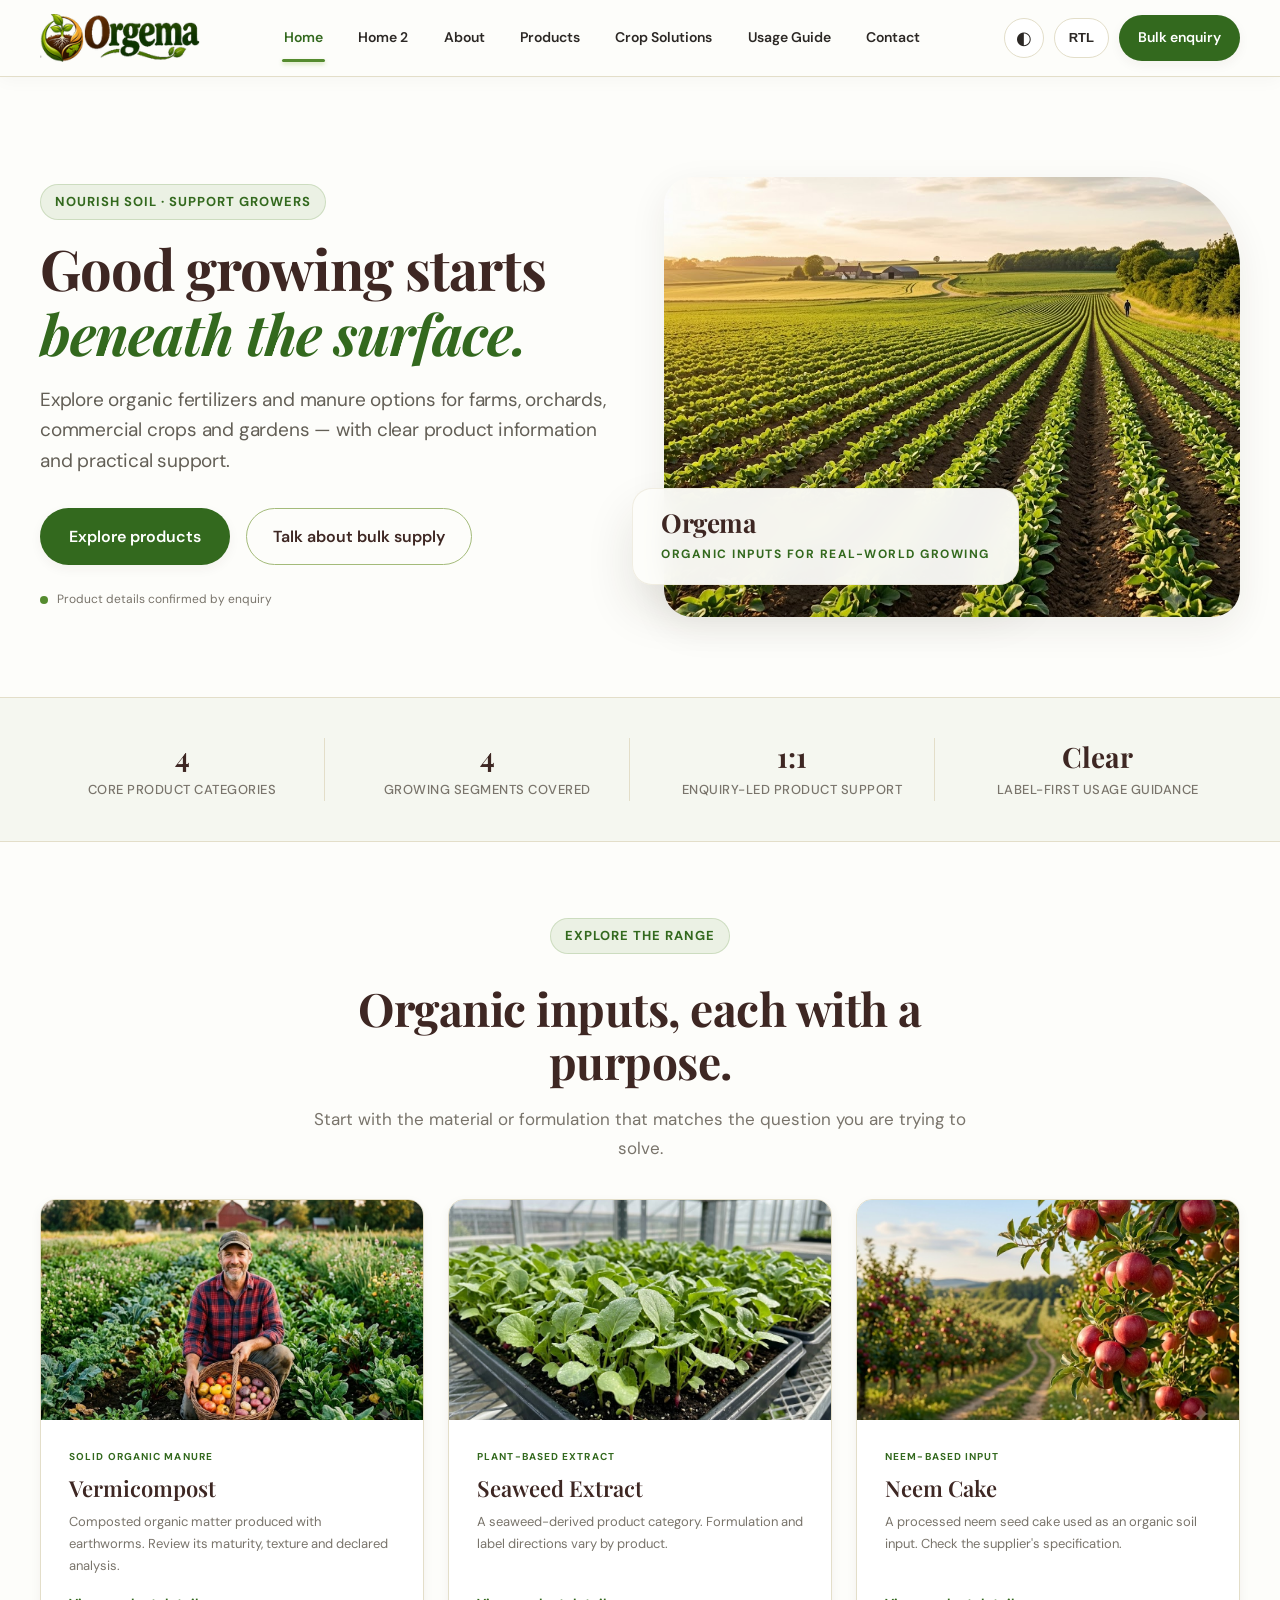
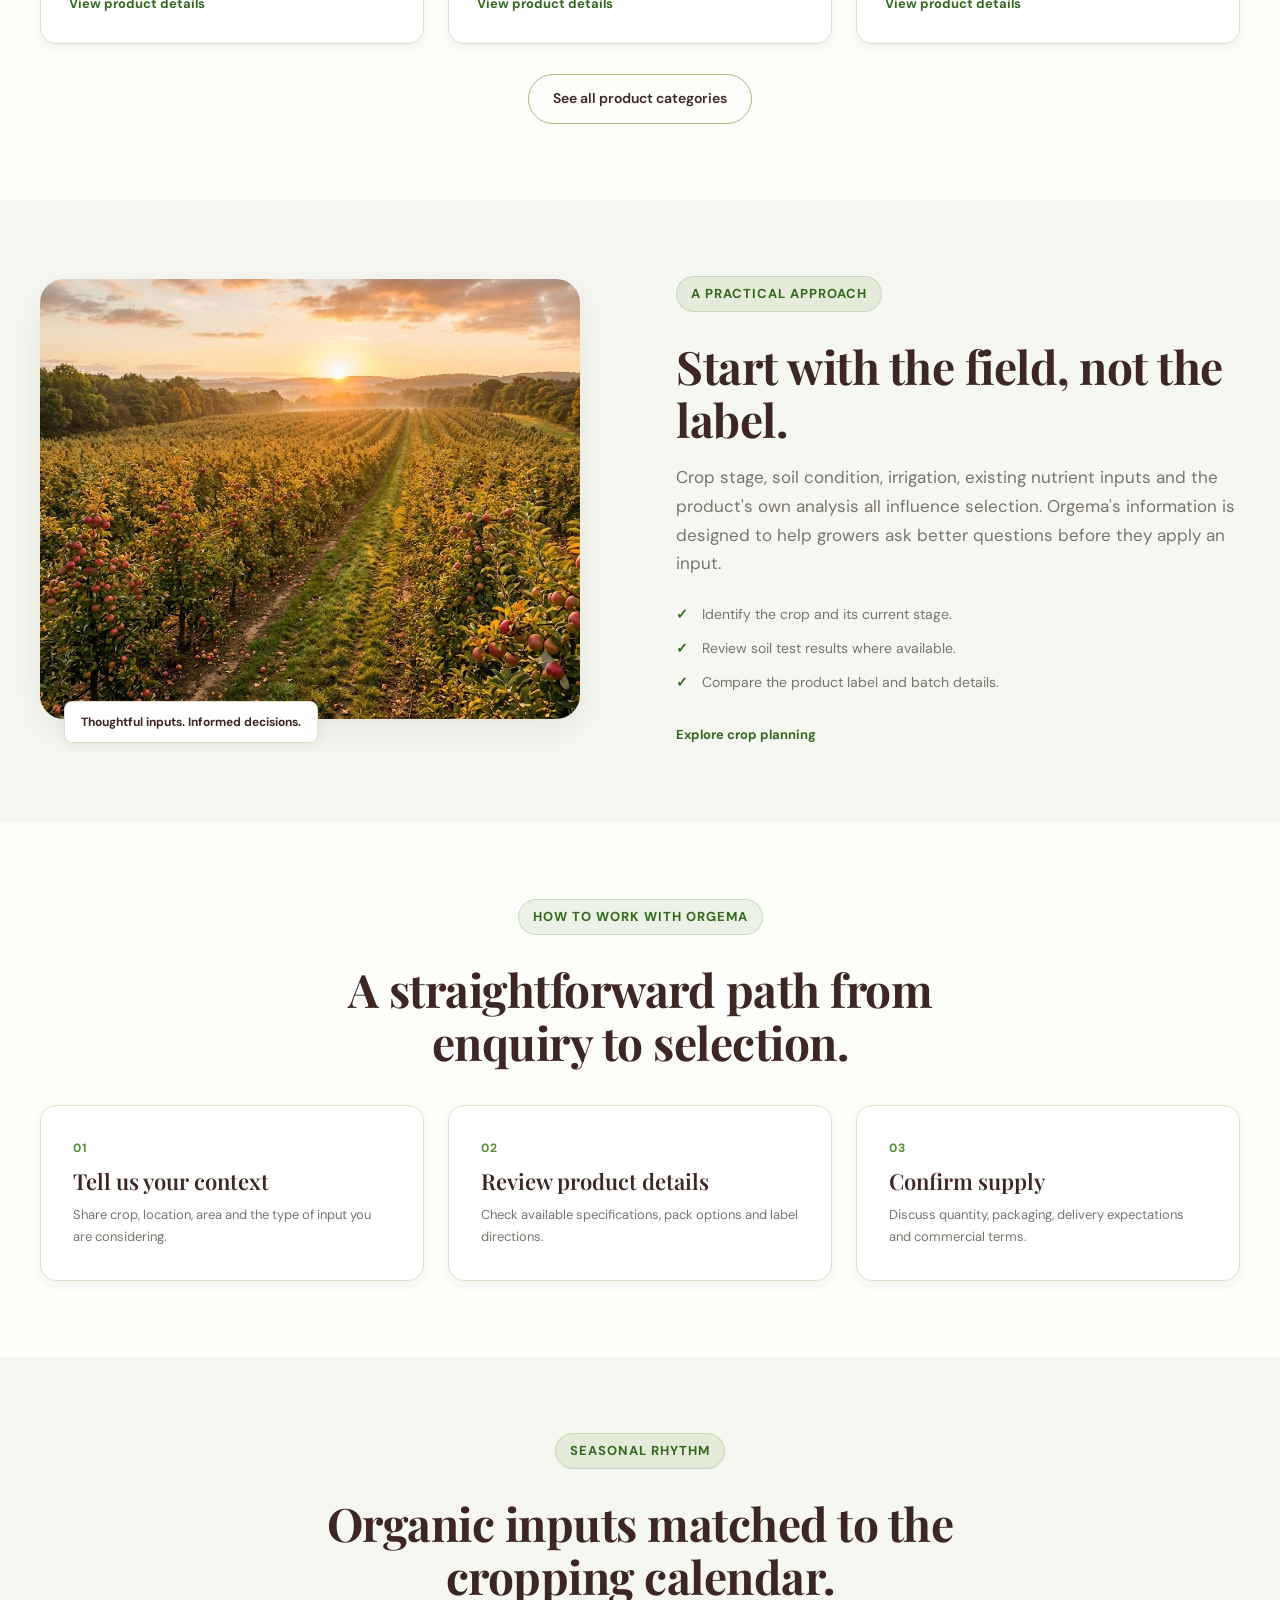
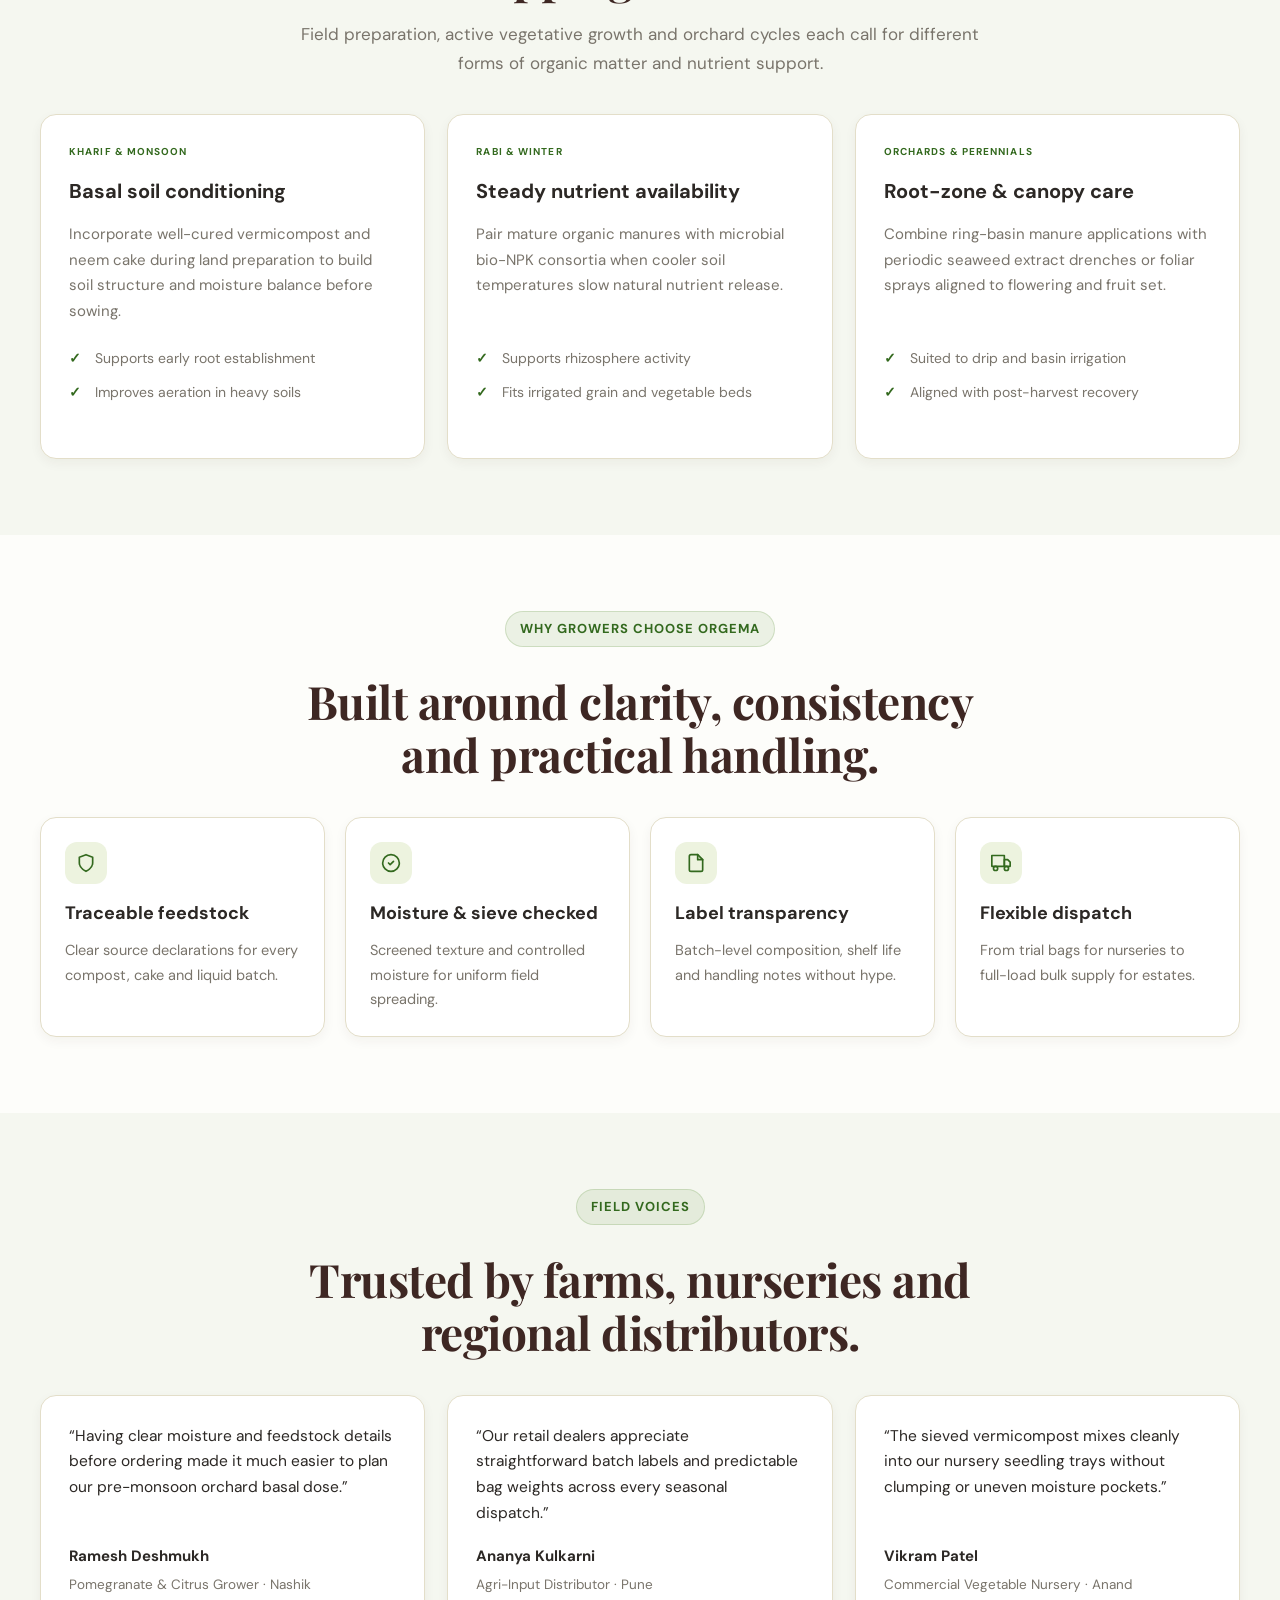
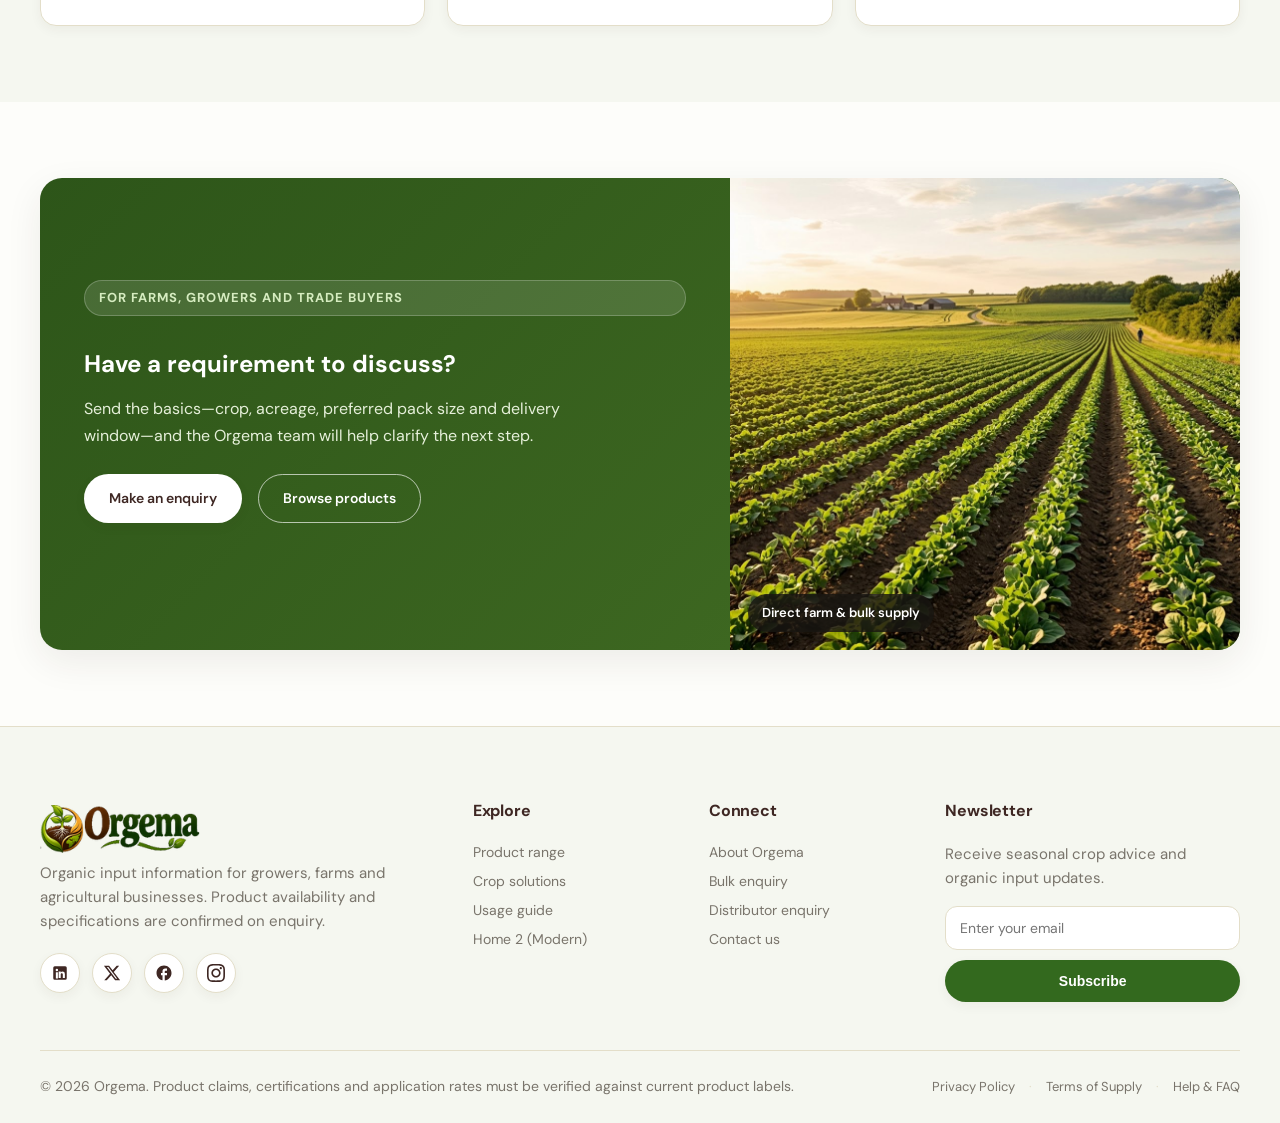
<file: index.html>
<!doctype html>
<html lang="en">
  <head>
    <meta charset="utf-8" />
    <meta name="viewport" content="width=device-width,initial-scale=1" />
    <meta
      name="description"
      content="Explore Orgema organic fertilizers and manure, crop information and bulk supply enquiries."
    />
    <meta name="theme-color" content="#fbfbf7" />
    <title>Organic soil inputs for considered growing | Orgema</title>
    <link rel="icon" href="assets/images/favicon.png" type="image/png" />
    <link rel="stylesheet" href="assets/css/style.css" />
    <script>
      (function () {
        if (localStorage.getItem("orgema-dir") === "rtl") {
          document.documentElement.setAttribute("dir", "rtl");
        }
        if (localStorage.getItem("orgema-theme") === "dark") {
          document.documentElement.classList.add("dark");
        }
      })();
    </script>
  </head>
  <body>
    <header class="site-header">
      <div class="wrap nav">
        <a class="brand" href="index.html" aria-label="Orgema Homepage">
          <img
            src="assets/images/logo.png"
            alt="Orgema — Organic Fertilizers and Manure"
            class="header-logo site-logo"
          />
        </a><button class="menu-toggle" aria-label="Open navigation" data-menu>
          ☰
        </button>
        <nav class="nav-links">
          <a class="active" href="index.html">Home</a
          ><a class="" href="home2.html">Home 2</a
          ><a class="" href="about.html">About</a
          ><a class="" href="products.html">Products</a
          ><a class="" href="crop-solutions.html">Crop Solutions</a
          ><a class="" href="usage-guide.html">Usage Guide</a
          ><a class="" href="contact.html">Contact</a>
        </nav>
        <div class="nav-actions">
          <button
            class="theme-toggle"
            data-theme
            aria-label="Toggle colour theme"
            title="Toggle theme"
          >
            ◐</button
          >
          <button class="rtl-toggle" data-rtl type="button" aria-label="Toggle text direction" title="Switch to RTL">RTL</button><a class="button button-green" href="contact.html#bulk"
            >Bulk enquiry</a
          >
        </div>
      </div>
      <nav class="mobile-nav" data-mobile>
        <a class="active" href="index.html">Home</a
        ><a class="" href="home2.html">Home 2</a
        ><a class="" href="about.html">About</a
        ><a class="" href="products.html">Products</a
        ><a class="" href="crop-solutions.html">Crop Solutions</a
        ><a class="" href="usage-guide.html">Usage Guide</a
        ><a class="" href="contact.html">Contact</a
        ><a class="mobile-cta button button-green" href="contact.html#bulk"
          >Bulk enquiry</a
        >
        <div class="mobile-tools">
          <button type="button" class="mobile-tool" data-theme aria-label="Toggle colour theme">◐</button>
          <button type="button" class="mobile-tool" data-rtl aria-label="Toggle text direction">RTL</button>
        </div>
      </nav>
    </header>
    <main>
      <section class="hero hero-home">
        <div class="wrap hero-layout">
          <div class="hero-copy">
            <span class="kicker">Nourish soil · Support growers</span>
            <h1>Good growing starts <em>beneath the surface.</em></h1>
            <p>
              Explore organic fertilizers and manure options for farms,
              orchards, commercial crops and gardens — with clear product
              information and practical support.
            </p>
            <div class="button-row">
              <a class="button button-green" href="products.html"
                >Explore products</a
              ><a class="button button-outline" href="contact.html#bulk"
                >Talk about bulk supply</a
              >
            </div>
            <div class="hero-note">
              <span class="dot"></span> Product details confirmed by enquiry
            </div>
          </div>
          <div class="hero-photo">
            <img
              src="assets/images/farmer-field.jpg"
              alt="Grower standing in a green agricultural field"
            />
            <div class="photo-label">
              <b>Orgema</b><span>Organic inputs for real-world growing</span>
            </div>
          </div>
        </div>
      </section>
      <section class="trust-strip">
        <div class="wrap strip-grid">
          <div><b>4</b><span>core product categories</span></div>
          <div><b>4</b><span>growing segments covered</span></div>
          <div><b>1:1</b><span>enquiry-led product support</span></div>
          <div><b>Clear</b><span>label-first usage guidance</span></div>
        </div>
      </section>
      <section class="section">
        <div class="wrap">
          <div class="section-intro">
            <span class="kicker">Explore the range</span>
            <h2>Organic inputs, each with a purpose.</h2>
            <p>
              Start with the material or formulation that matches the question
              you are trying to solve.
            </p>
          </div>
          <div class="product-grid">
            <article class="product-tile">
              <img
                src="assets/images/green-farm.jpg"
                alt="Rich, dark agricultural soil"
              />
              <div>
                <span class="tag">Solid organic manure</span>
                <h3>Vermicompost</h3>
                <p>
                  Composted organic matter produced with earthworms. Review its
                  maturity, texture and declared analysis.
                </p>
                <a class="text-link" href="products.html#vermicompost"
                  >View product details</a
                >
              </div>
            </article>
            <article class="product-tile">
              <img
                src="assets/images/young-greens.jpg"
                alt="Fresh green leaves"
              />
              <div>
                <span class="tag">Plant-based extract</span>
                <h3>Seaweed Extract</h3>
                <p>
                  A seaweed-derived product category. Formulation and label
                  directions vary by product.
                </p>
                <a class="text-link" href="products.html#seaweed"
                  >View product details</a
                >
              </div>
            </article>
            <article class="product-tile">
              <img
                src="assets/images/orchard-fruit.jpg"
                alt="Fruit growing on an orchard tree"
              />
              <div>
                <span class="tag">Neem-based input</span>
                <h3>Neem Cake</h3>
                <p>
                  A processed neem seed cake used as an organic soil input.
                  Check the supplier's specification.
                </p>
                <a class="text-link" href="products.html#neem"
                  >View product details</a
                >
              </div>
            </article>
          </div>
          <div class="center-action">
            <a class="button button-outline" href="products.html"
              >See all product categories</a
            >
          </div>
        </div>
      </section>
      <section class="section section-tint">
        <div class="wrap split-layout">
          <div class="image-stack">
            <img
              src="assets/images/sunrise-farm.jpg"
              alt="Sunrise over cultivated farmland"
            /><span class="image-caption"
              >Thoughtful inputs. Informed decisions.</span
            >
          </div>
          <div>
            <span class="kicker">A practical approach</span>
            <h2>Start with the field, not the label.</h2>
            <p>
              Crop stage, soil condition, irrigation, existing nutrient inputs
              and the product's own analysis all influence selection. Orgema's
              information is designed to help growers ask better questions
              before they apply an input.
            </p>
            <ul class="check-list">
              <li>Identify the crop and its current stage.</li>
              <li>Review soil test results where available.</li>
              <li>Compare the product label and batch details.</li>
            </ul>
            <a class="text-link" href="crop-solutions.html"
              >Explore crop planning</a
            >
          </div>
        </div>
      </section>
      <section class="section">
        <div class="wrap">
          <div class="section-intro">
            <span class="kicker">How to work with Orgema</span>
            <h2>A straightforward path from enquiry to selection.</h2>
          </div>
          <div class="steps-grid">
            <article>
              <span>01</span>
              <h3>Tell us your context</h3>
              <p>
                Share crop, location, area and the type of input you are
                considering.
              </p>
            </article>
            <article>
              <span>02</span>
              <h3>Review product details</h3>
              <p>
                Check available specifications, pack options and label
                directions.
              </p>
            </article>
            <article>
              <span>03</span>
              <h3>Confirm supply</h3>
              <p>
                Discuss quantity, packaging, delivery expectations and
                commercial terms.
              </p>
            </article>
          </div>
        </div>
      </section>
      <section class="section section-tint">
        <div class="wrap">
          <div class="section-intro">
            <span class="kicker">Seasonal rhythm</span>
            <h2>Organic inputs matched to the cropping calendar.</h2>
            <p>
              Field preparation, active vegetative growth and orchard cycles each
              call for different forms of organic matter and nutrient support.
            </p>
          </div>
          <div class="info-cards-3">
            <article class="info-card">
              <span class="tag">Kharif &amp; Monsoon</span>
              <h3>Basal soil conditioning</h3>
              <p>
                Incorporate well-cured vermicompost and neem cake during land
                preparation to build soil structure and moisture balance before
                sowing.
              </p>
              <ul class="check-list">
                <li>Supports early root establishment</li>
                <li>Improves aeration in heavy soils</li>
              </ul>
            </article>
            <article class="info-card">
              <span class="tag">Rabi &amp; Winter</span>
              <h3>Steady nutrient availability</h3>
              <p>
                Pair mature organic manures with microbial bio-NPK consortia
                when cooler soil temperatures slow natural nutrient release.
              </p>
              <ul class="check-list">
                <li>Supports rhizosphere activity</li>
                <li>Fits irrigated grain and vegetable beds</li>
              </ul>
            </article>
            <article class="info-card">
              <span class="tag">Orchards &amp; Perennials</span>
              <h3>Root-zone &amp; canopy care</h3>
              <p>
                Combine ring-basin manure applications with periodic seaweed
                extract drenches or foliar sprays aligned to flowering and
                fruit set.
              </p>
              <ul class="check-list">
                <li>Suited to drip and basin irrigation</li>
                <li>Aligned with post-harvest recovery</li>
              </ul>
            </article>
          </div>
        </div>
      </section>
      <section class="section">
        <div class="wrap">
          <div class="section-intro">
            <span class="kicker">Why growers choose Orgema</span>
            <h2>Built around clarity, consistency and practical handling.</h2>
          </div>
          <div class="pillars-grid-4">
            <article class="pillar-box">
              <span class="pillar-icon" aria-hidden="true">
                <svg width="20" height="20" viewBox="0 0 24 24" fill="none" stroke="currentColor" stroke-width="2" stroke-linecap="round" stroke-linejoin="round"><path d="M12 22s8-4 8-10V5l-8-3-8 3v7c0 6 8 10 8 10z"/></svg>
              </span>
              <h3>Traceable feedstock</h3>
              <p>Clear source declarations for every compost, cake and liquid batch.</p>
            </article>
            <article class="pillar-box">
              <span class="pillar-icon" aria-hidden="true">
                <svg width="20" height="20" viewBox="0 0 24 24" fill="none" stroke="currentColor" stroke-width="2" stroke-linecap="round" stroke-linejoin="round"><circle cx="12" cy="12" r="10"/><path d="m9 12 2 2 4-4"/></svg>
              </span>
              <h3>Moisture &amp; sieve checked</h3>
              <p>Screened texture and controlled moisture for uniform field spreading.</p>
            </article>
            <article class="pillar-box">
              <span class="pillar-icon" aria-hidden="true">
                <svg width="20" height="20" viewBox="0 0 24 24" fill="none" stroke="currentColor" stroke-width="2" stroke-linecap="round" stroke-linejoin="round"><path d="M14 2H6a2 2 0 0 0-2 2v16a2 2 0 0 0 2 2h12a2 2 0 0 0 2-2V8z"/><polyline points="14 2 14 8 20 8"/></svg>
              </span>
              <h3>Label transparency</h3>
              <p>Batch-level composition, shelf life and handling notes without hype.</p>
            </article>
            <article class="pillar-box">
              <span class="pillar-icon" aria-hidden="true">
                <svg width="20" height="20" viewBox="0 0 24 24" fill="none" stroke="currentColor" stroke-width="2" stroke-linecap="round" stroke-linejoin="round"><rect x="1" y="3" width="15" height="13"/><polygon points="16 8 20 8 23 11 23 16 16 16 16 8"/><circle cx="5.5" cy="18.5" r="2.5"/><circle cx="18.5" cy="18.5" r="2.5"/></svg>
              </span>
              <h3>Flexible dispatch</h3>
              <p>From trial bags for nurseries to full-load bulk supply for estates.</p>
            </article>
          </div>
        </div>
      </section>
      <section class="section section-tint">
        <div class="wrap">
          <div class="section-intro">
            <span class="kicker">Field voices</span>
            <h2>Trusted by farms, nurseries and regional distributors.</h2>
          </div>
          <div class="quotes-grid">
            <article class="quote-card">
              <p class="quote-text">
                “Having clear moisture and feedstock details before ordering made
                it much easier to plan our pre-monsoon orchard basal dose.”
              </p>
              <div class="quote-meta">
                <strong>Ramesh Deshmukh</strong>
                <span>Pomegranate &amp; Citrus Grower · Nashik</span>
              </div>
            </article>
            <article class="quote-card">
              <p class="quote-text">
                “Our retail dealers appreciate straightforward batch labels and
                predictable bag weights across every seasonal dispatch.”
              </p>
              <div class="quote-meta">
                <strong>Ananya Kulkarni</strong>
                <span>Agri-Input Distributor · Pune</span>
              </div>
            </article>
            <article class="quote-card">
              <p class="quote-text">
                “The sieved vermicompost mixes cleanly into our nursery seedling
                trays without clumping or uneven moisture pockets.”
              </p>
              <div class="quote-meta">
                <strong>Vikram Patel</strong>
                <span>Commercial Vegetable Nursery · Anand</span>
              </div>
            </article>
          </div>
        </div>
      </section>
      <section class="section">
        <div class="wrap">
          <div class="cta-split-card">
            <div class="cta-split-body">
              <span class="kicker">For farms, growers and trade buyers</span>
              <h2>Have a requirement to discuss?</h2>
              <p>
                Send the basics—crop, acreage, preferred pack size and delivery
                window—and the Orgema team will help clarify the next step.
              </p>
              <div class="button-row">
                <a class="button button-light" href="contact.html#bulk"
                  >Make an enquiry</a
                >
                <a class="button button-outline-light" href="products.html"
                  >Browse products</a
                >
              </div>
            </div>
            <div class="cta-split-media">
              <img
                src="assets/images/farmer-field.jpg"
                alt="Farmer inspecting healthy organic crop rows"
              />
              <span class="cta-media-badge">Direct farm &amp; bulk supply</span>
            </div>
          </div>
        </div>
      </section>
    </main>
    <footer class="footer">
      <div class="wrap footer-grid">
        <div>
          <a class="footer-brand" href="index.html" aria-label="Orgema Homepage">
            <img
              src="assets/images/logo.png"
              alt="Orgema — Organic Fertilizers and Manure"
              class="footer-logo site-logo"
            />
          </a>
          <p>
            Organic input information for growers, farms and agricultural
            businesses. Product availability and specifications are confirmed on
            enquiry.
          </p>
          <div class="footer-socials">
            <a href="https://linkedin.com" target="_blank" rel="noopener noreferrer" aria-label="LinkedIn" class="social-icon linkedin" title="LinkedIn"><svg width="18" height="18" viewBox="0 0 24 24" fill="currentColor"><path d="M19 3a2 2 0 0 1 2 2v14a2 2 0 0 1-2 2H5a2 2 0 0 1-2-2V5a2 2 0 0 1 2-2h14m-.5 15.5v-5.3a3.26 3.26 0 0 0-3.26-3.26c-.85 0-1.84.52-2.28 1.3v-1.11h-2.79v8.37h2.79v-4.93c0-.77.62-1.4 1.39-1.4a1.4 1.4 0 0 1 1.4 1.4v4.93h2.75M6.46 10.9v8.37H9.2V10.9H6.46M7.83 6.45a1.64 1.64 0 1 0 0 3.28 1.64 1.64 0 0 0 0-3.28Z"/></svg></a>
            <a href="https://x.com" target="_blank" rel="noopener noreferrer" aria-label="Twitter / X" class="social-icon twitter" title="X (Twitter)"><svg width="16" height="16" viewBox="0 0 24 24" fill="currentColor"><path d="M18.244 2.25h3.308l-7.227 8.26 8.502 11.24H16.17l-5.214-6.817L4.99 21.75H1.68l7.73-8.835L1.254 2.25H8.08l4.713 6.231zm-1.161 17.52h1.833L7.084 4.126H5.117z"/></svg></a>
            <a href="https://facebook.com" target="_blank" rel="noopener noreferrer" aria-label="Facebook" class="social-icon facebook" title="Facebook"><svg width="18" height="18" viewBox="0 0 24 24" fill="currentColor"><path d="M22 12c0-5.52-4.48-10-10-10S2 6.48 2 12c0 4.84 3.44 8.87 8 9.8V15H8v-3h2V9.5C10 7.57 11.57 6 13.5 6H16v3h-2c-.55 0-1 .45-1 1v2h3v3h-3v6.95C18.05 21.45 22 17.19 22 12Z"/></svg></a>
            <a href="https://instagram.com" target="_blank" rel="noopener noreferrer" aria-label="Instagram" class="social-icon instagram" title="Instagram"><svg width="18" height="18" viewBox="0 0 24 24" fill="currentColor"><path d="M12 2.163c3.204 0 3.584.012 4.85.07 3.252.148 4.771 1.691 4.919 4.919.058 1.265.069 1.645.069 4.849 0 3.205-.012 3.584-.069 4.849-.149 3.225-1.664 4.771-4.919 4.919-1.266.058-1.644.07-4.85.07-3.204 0-3.584-.012-4.849-.07-3.26-.149-4.771-1.699-4.919-4.92-.058-1.265-.07-1.644-.07-4.849 0-3.204.013-3.583.07-4.849.149-3.227 1.664-4.771 4.919-4.919 1.266-.057 1.645-.069 4.849-.069zm0-2.163c-3.259 0-3.667.014-4.947.072-4.358.2-6.78 2.618-6.98 6.98-.059 1.281-.073 1.689-.073 4.948 0 3.259.014 3.668.072 4.948.2 4.358 2.618 6.78 6.98 6.98 1.281.058 1.689.072 4.948.072 3.259 0 3.668-.014 4.948-.072 4.354-.2 6.782-2.618 6.979-6.98.059-1.28.073-1.689.073-4.948 0-3.259-.014-3.667-.072-4.947-.196-4.354-2.617-6.78-6.979-6.98-1.281-.059-1.69-.073-4.949-.073zm0 5.838c-3.403 0-6.162 2.759-6.162 6.162s2.759 6.163 6.162 6.163 6.162-2.759 6.162-6.163c0-3.403-2.759-6.162-6.162-6.162zm0 10.162c-2.209 0-4-1.79-4-4 0-2.209 1.791-4 4-4s4 1.791 4 4c0 2.21-1.791 4-4 4zm6.406-11.845c-.796 0-1.441.645-1.441 1.44s.645 1.44 1.441 1.44c.795 0 1.439-.645 1.439-1.44s-.644-1.44-1.439-1.44z"/></svg></a>
          </div>
        </div>
        <div>
          <h4>Explore</h4>
          <a href="products.html">Product range</a
          ><a href="crop-solutions.html">Crop solutions</a
          ><a href="usage-guide.html">Usage guide</a
          ><a href="home2.html">Home 2 (Modern)</a>
        </div>
        <div>
          <h4>Connect</h4>
          <a href="about.html">About Orgema</a
          ><a href="contact.html#bulk">Bulk enquiry</a
          ><a href="contact.html#distributor">Distributor enquiry</a
          ><a href="contact.html">Contact us</a>
        </div>
        <div>
          <h4>Newsletter</h4>
          <p>Receive seasonal crop advice and organic input updates.</p>
          <form class="footer-newsletter" data-demo>
            <input
              type="email"
              placeholder="Enter your email"
              required
              aria-label="Email address"
            />
            <button type="submit" class="button button-green">
              Subscribe
            </button>
          </form>
        </div>
      </div>
      <div class="wrap footer-bottom">
        <span>© 2026 Orgema. Product claims, certifications and application rates must be verified against current product labels.</span>
        <div class="footer-legal">
          <a href="usage-guide.html">Privacy Policy</a>
          <span class="sep">·</span>
          <a href="usage-guide.html">Terms of Supply</a>
          <span class="sep">·</span>
          <a href="contact.html">Help & FAQ</a>
        </div>
      </div>
    </footer>
    <button class="back-to-top" id="backToTop" aria-label="Back to top" title="Back to top">
      <svg width="20" height="20" viewBox="0 0 24 24" fill="none" stroke="currentColor" stroke-width="2.5"
        stroke-linecap="round" stroke-linejoin="round">
        <polyline points="18 15 12 9 6 15"></polyline>
      </svg>
    </button>
    <script src="assets/js/main.js"></script>
  </body>
</html>
</file>
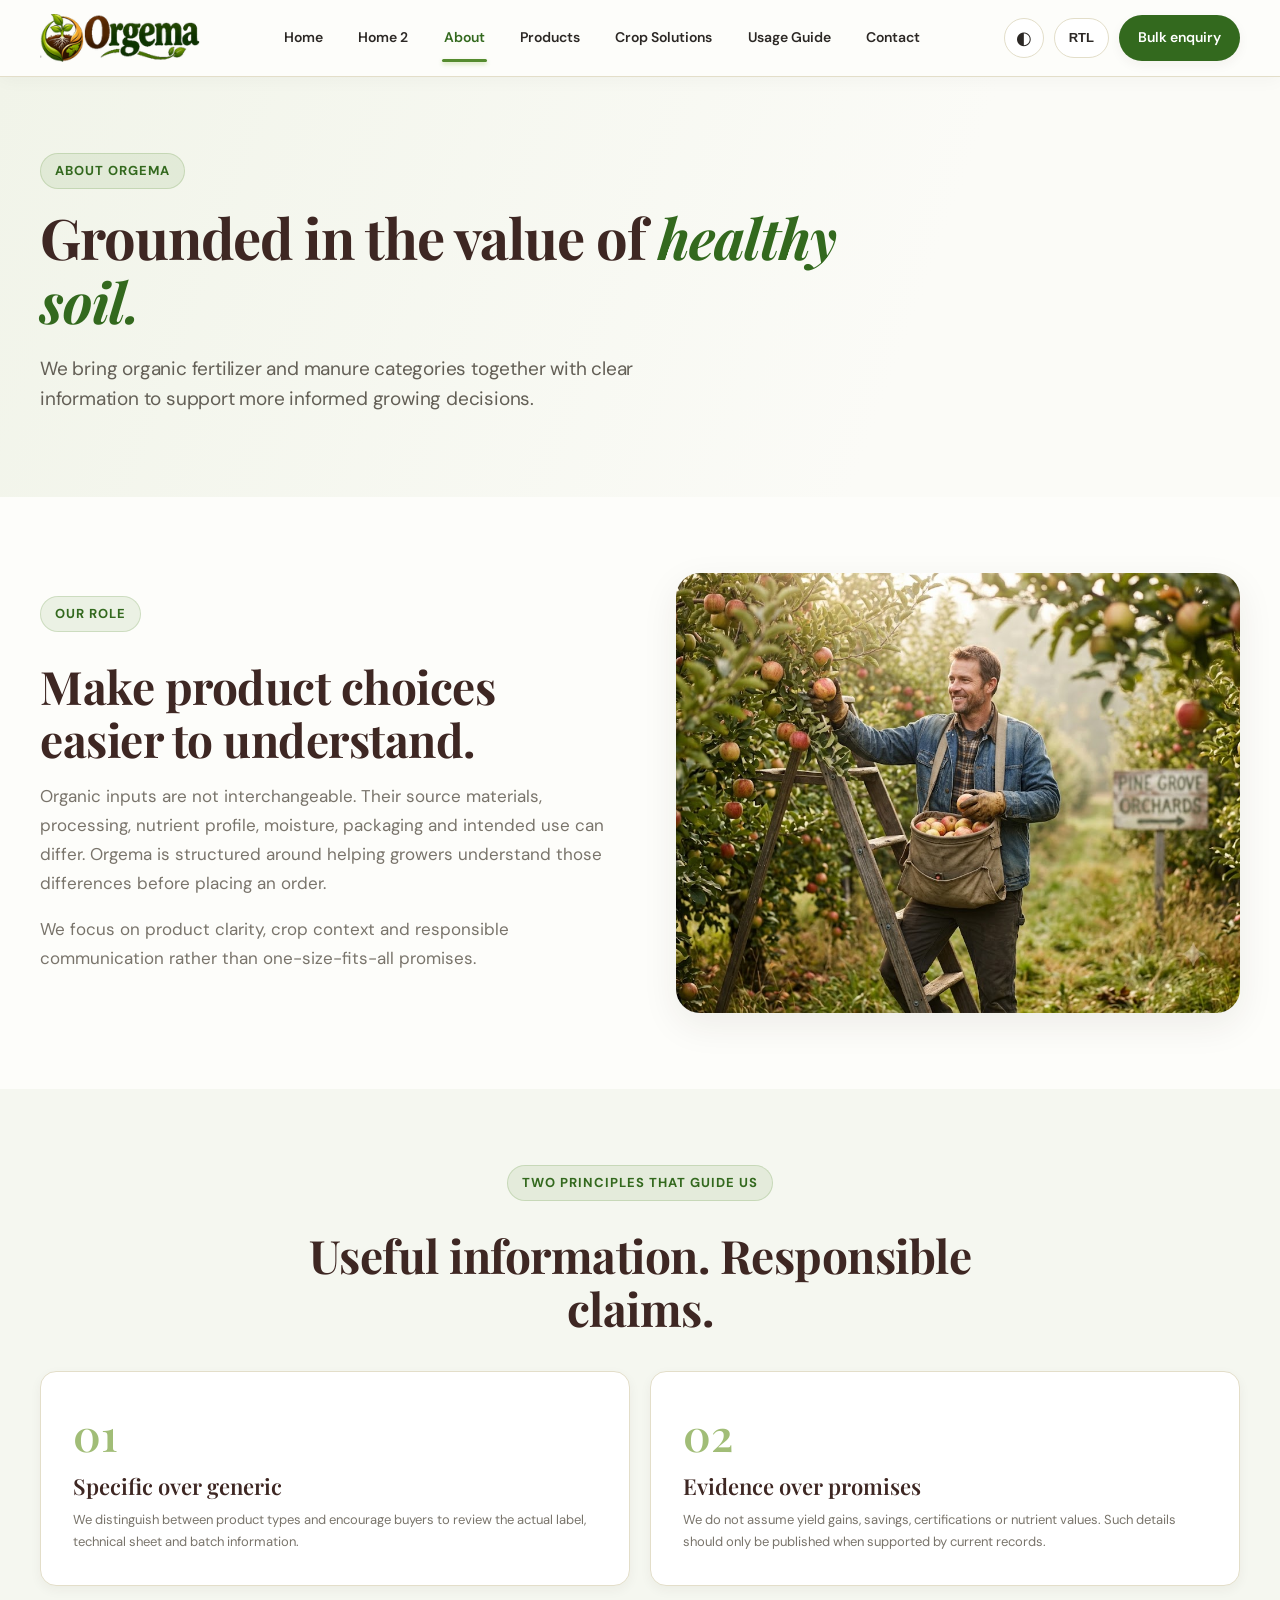
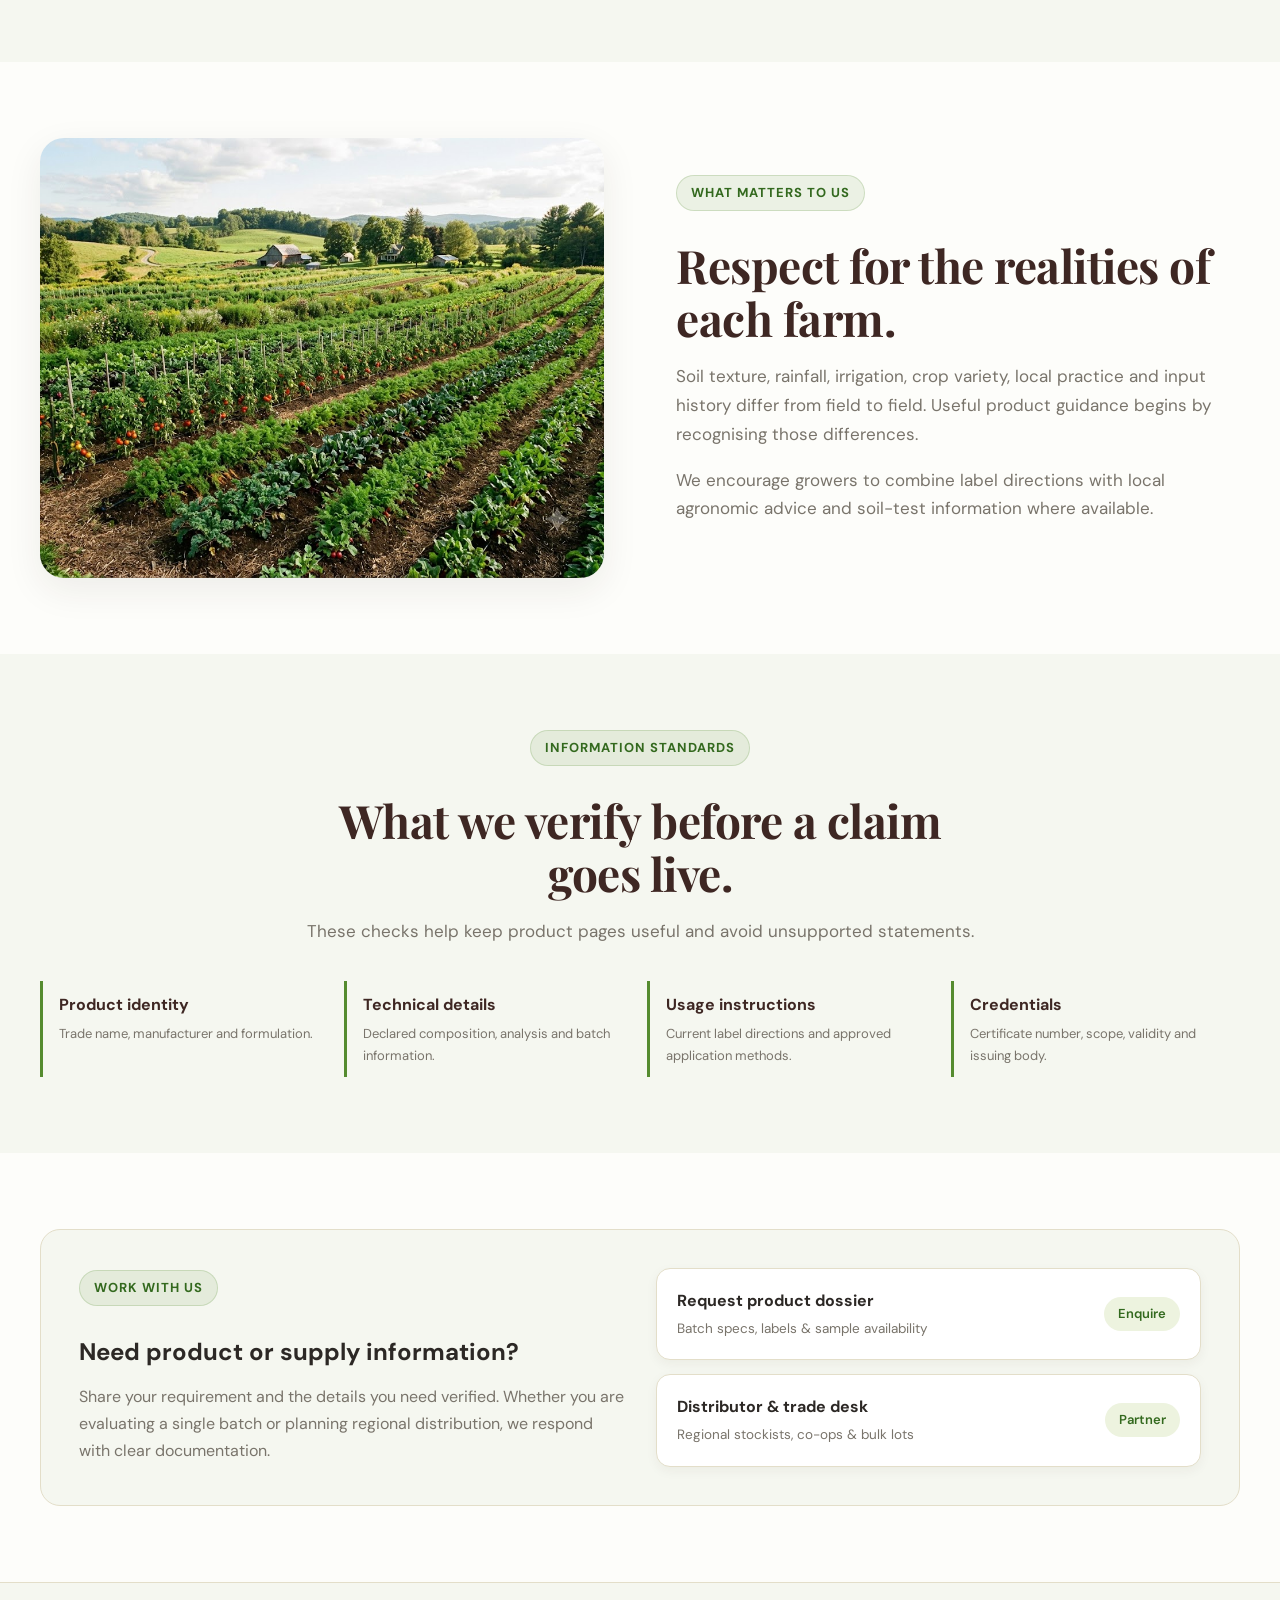
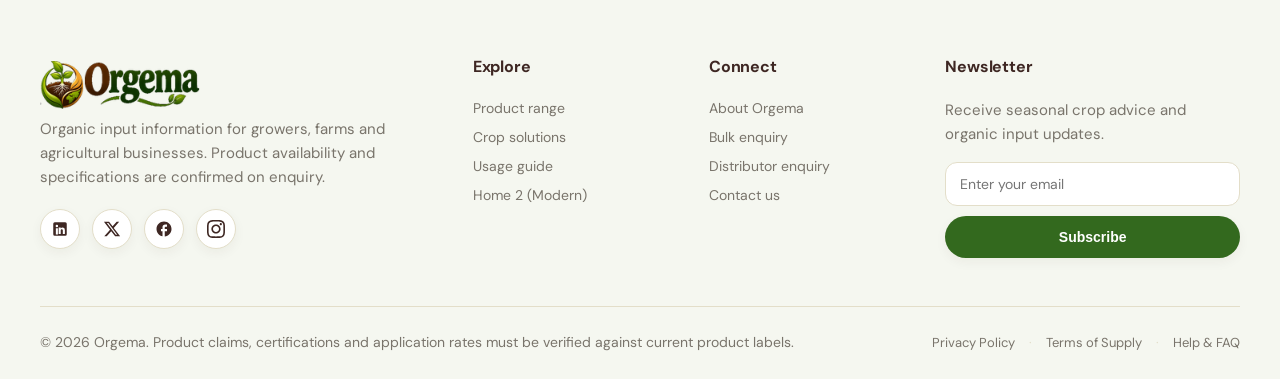
<file: about.html>
<!doctype html>
<html lang="en">
  <head>
    <meta charset="utf-8" />
    <meta name="viewport" content="width=device-width,initial-scale=1" />
    <meta
      name="description"
      content="Learn about Orgema’s practical, transparent approach to organic fertilizer and manure information."
    />
    <meta name="theme-color" content="#fbfbf7" />
    <title>About Orgema | Orgema</title>
    <link rel="icon" href="assets/images/favicon.png" type="image/png" />
    <link rel="stylesheet" href="assets/css/style.css" />
    <script>
      (function () {
        if (localStorage.getItem("orgema-dir") === "rtl") {
          document.documentElement.setAttribute("dir", "rtl");
        }
        if (localStorage.getItem("orgema-theme") === "dark") {
          document.documentElement.classList.add("dark");
        }
      })();
    </script>
  </head>
  <body>
    <header class="site-header">
      <div class="wrap nav">
        <a class="brand" href="index.html" aria-label="Orgema Homepage">
          <img
            src="assets/images/logo.png"
            alt="Orgema — Organic Fertilizers and Manure"
            class="header-logo site-logo"
          />
        </a><button class="menu-toggle" aria-label="Open navigation" data-menu>
          ☰
        </button>
        <nav class="nav-links">
          <a class="" href="index.html">Home</a
          ><a class="" href="home2.html">Home 2</a
          ><a class="active" href="about.html">About</a
          ><a class="" href="products.html">Products</a
          ><a class="" href="crop-solutions.html">Crop Solutions</a
          ><a class="" href="usage-guide.html">Usage Guide</a
          ><a class="" href="contact.html">Contact</a>
        </nav>
        <div class="nav-actions">
          <button
            class="theme-toggle"
            data-theme
            aria-label="Toggle colour theme"
            title="Toggle theme"
          >
            ◐</button
          >
          <button class="rtl-toggle" data-rtl type="button" aria-label="Toggle text direction" title="Switch to RTL">RTL</button><a class="button button-green" href="contact.html#bulk"
            >Bulk enquiry</a
          >
        </div>
      </div>
      <nav class="mobile-nav" data-mobile>
        <a class="" href="index.html">Home</a
        ><a class="" href="home2.html">Home 2</a
        ><a class="active" href="about.html">About</a
        ><a class="" href="products.html">Products</a
        ><a class="" href="crop-solutions.html">Crop Solutions</a
        ><a class="" href="usage-guide.html">Usage Guide</a
        ><a class="" href="contact.html">Contact</a
        ><a class="mobile-cta button button-green" href="contact.html#bulk"
          >Bulk enquiry</a
        >
        <div class="mobile-tools">
          <button type="button" class="mobile-tool" data-theme aria-label="Toggle colour theme">◐</button>
          <button type="button" class="mobile-tool" data-rtl aria-label="Toggle text direction">RTL</button>
        </div>
      </nav>
    </header>
    <main>
      <section class="page-hero">
        <div class="wrap">
          <span class="kicker">About Orgema</span>
          <h1>Grounded in the value of <em>healthy soil.</em></h1>
          <p>
            We bring organic fertilizer and manure categories together with
            clear information to support more informed growing decisions.
          </p>
        </div>
      </section>
      <section class="section">
        <div class="wrap split-layout">
          <div>
            <span class="kicker">Our role</span>
            <h2>Make product choices easier to understand.</h2>
            <p>
              Organic inputs are not interchangeable. Their source materials,
              processing, nutrient profile, moisture, packaging and intended use
              can differ. Orgema is structured around helping growers understand
              those differences before placing an order.
            </p>
            <p>
              We focus on product clarity, crop context and responsible
              communication rather than one-size-fits-all promises.
            </p>
          </div>
          <img
            class="feature-photo"
            src="assets/images/orchard-grower.jpg"
            alt="Grower working among orchard trees"
          />
        </div>
      </section>
      <section class="section section-tint">
        <div class="wrap">
          <div class="section-intro">
            <span class="kicker">Two principles that guide us</span>
            <h2>Useful information. Responsible claims.</h2>
          </div>
          <div class="principle-grid">
            <article class="principle-card">
              <span class="large-index">01</span>
              <h3>Specific over generic</h3>
              <p>
                We distinguish between product types and encourage buyers to
                review the actual label, technical sheet and batch information.
              </p>
            </article>
            <article class="principle-card">
              <span class="large-index">02</span>
              <h3>Evidence over promises</h3>
              <p>
                We do not assume yield gains, savings, certifications or
                nutrient values. Such details should only be published when
                supported by current records.
              </p>
            </article>
          </div>
        </div>
      </section>
      <section class="section">
        <div class="wrap split-layout">
          <img
            class="feature-photo"
            src="assets/images/green-valley.jpg"
            alt="Green cultivated land and tree line"
          />
          <div>
            <span class="kicker">What matters to us</span>
            <h2>Respect for the realities of each farm.</h2>
            <p>
              Soil texture, rainfall, irrigation, crop variety, local practice
              and input history differ from field to field. Useful product
              guidance begins by recognising those differences.
            </p>
            <p>
              We encourage growers to combine label directions with local
              agronomic advice and soil-test information where available.
            </p>
          </div>
        </div>
      </section>
      <section class="section section-tint">
        <div class="wrap">
          <div class="section-intro">
            <span class="kicker">Information standards</span>
            <h2>What we verify before a claim goes live.</h2>
            <p>
              These checks help keep product pages useful and avoid unsupported
              statements.
            </p>
          </div>
          <div class="verify-grid">
            <div>
              <b>Product identity</b>
              <p>Trade name, manufacturer and formulation.</p>
            </div>
            <div>
              <b>Technical details</b>
              <p>Declared composition, analysis and batch information.</p>
            </div>
            <div>
              <b>Usage instructions</b>
              <p>Current label directions and approved application methods.</p>
            </div>
            <div>
              <b>Credentials</b>
              <p>Certificate number, scope, validity and issuing body.</p>
            </div>
          </div>
        </div>
      </section>
      <section class="section">
        <div class="wrap">
          <div class="cta-about-panel">
            <div class="cta-about-copy">
              <span class="kicker">Work with us</span>
              <h2>Need product or supply information?</h2>
              <p>
                Share your requirement and the details you need verified. Whether
                you are evaluating a single batch or planning regional distribution,
                we respond with clear documentation.
              </p>
            </div>
            <div class="cta-about-actions">
              <a class="cta-action-tile" href="contact.html">
                <div>
                  <strong>Request product dossier</strong>
                  <span>Batch specs, labels &amp; sample availability</span>
                </div>
                <span class="cta-action-badge">Enquire</span>
              </a>
              <a class="cta-action-tile" href="contact.html#distributor">
                <div>
                  <strong>Distributor &amp; trade desk</strong>
                  <span>Regional stockists, co-ops &amp; bulk lots</span>
                </div>
                <span class="cta-action-badge">Partner</span>
              </a>
            </div>
          </div>
        </div>
      </section>
    </main>
    <footer class="footer">
      <div class="wrap footer-grid">
        <div>
          <a class="footer-brand" href="index.html" aria-label="Orgema Homepage">
            <img
              src="assets/images/logo.png"
              alt="Orgema — Organic Fertilizers and Manure"
              class="footer-logo site-logo"
            />
          </a>
          <p>
            Organic input information for growers, farms and agricultural
            businesses. Product availability and specifications are confirmed on
            enquiry.
          </p>
          <div class="footer-socials">
            <a href="https://linkedin.com" target="_blank" rel="noopener noreferrer" aria-label="LinkedIn" class="social-icon linkedin" title="LinkedIn"><svg width="18" height="18" viewBox="0 0 24 24" fill="currentColor"><path d="M19 3a2 2 0 0 1 2 2v14a2 2 0 0 1-2 2H5a2 2 0 0 1-2-2V5a2 2 0 0 1 2-2h14m-.5 15.5v-5.3a3.26 3.26 0 0 0-3.26-3.26c-.85 0-1.84.52-2.28 1.3v-1.11h-2.79v8.37h2.79v-4.93c0-.77.62-1.4 1.39-1.4a1.4 1.4 0 0 1 1.4 1.4v4.93h2.75M6.46 10.9v8.37H9.2V10.9H6.46M7.83 6.45a1.64 1.64 0 1 0 0 3.28 1.64 1.64 0 0 0 0-3.28Z"/></svg></a>
            <a href="https://x.com" target="_blank" rel="noopener noreferrer" aria-label="Twitter / X" class="social-icon twitter" title="X (Twitter)"><svg width="16" height="16" viewBox="0 0 24 24" fill="currentColor"><path d="M18.244 2.25h3.308l-7.227 8.26 8.502 11.24H16.17l-5.214-6.817L4.99 21.75H1.68l7.73-8.835L1.254 2.25H8.08l4.713 6.231zm-1.161 17.52h1.833L7.084 4.126H5.117z"/></svg></a>
            <a href="https://facebook.com" target="_blank" rel="noopener noreferrer" aria-label="Facebook" class="social-icon facebook" title="Facebook"><svg width="18" height="18" viewBox="0 0 24 24" fill="currentColor"><path d="M22 12c0-5.52-4.48-10-10-10S2 6.48 2 12c0 4.84 3.44 8.87 8 9.8V15H8v-3h2V9.5C10 7.57 11.57 6 13.5 6H16v3h-2c-.55 0-1 .45-1 1v2h3v3h-3v6.95C18.05 21.45 22 17.19 22 12Z"/></svg></a>
            <a href="https://instagram.com" target="_blank" rel="noopener noreferrer" aria-label="Instagram" class="social-icon instagram" title="Instagram"><svg width="18" height="18" viewBox="0 0 24 24" fill="currentColor"><path d="M12 2.163c3.204 0 3.584.012 4.85.07 3.252.148 4.771 1.691 4.919 4.919.058 1.265.069 1.645.069 4.849 0 3.205-.012 3.584-.069 4.849-.149 3.225-1.664 4.771-4.919 4.919-1.266.058-1.644.07-4.85.07-3.204 0-3.584-.012-4.849-.07-3.26-.149-4.771-1.699-4.919-4.92-.058-1.265-.07-1.644-.07-4.849 0-3.204.013-3.583.07-4.849.149-3.227 1.664-4.771 4.919-4.919 1.266-.057 1.645-.069 4.849-.069zm0-2.163c-3.259 0-3.667.014-4.947.072-4.358.2-6.78 2.618-6.98 6.98-.059 1.281-.073 1.689-.073 4.948 0 3.259.014 3.668.072 4.948.2 4.358 2.618 6.78 6.98 6.98 1.281.058 1.689.072 4.948.072 3.259 0 3.668-.014 4.948-.072 4.354-.2 6.782-2.618 6.979-6.98.059-1.28.073-1.689.073-4.948 0-3.259-.014-3.667-.072-4.947-.196-4.354-2.617-6.78-6.979-6.98-1.281-.059-1.69-.073-4.949-.073zm0 5.838c-3.403 0-6.162 2.759-6.162 6.162s2.759 6.163 6.162 6.163 6.162-2.759 6.162-6.163c0-3.403-2.759-6.162-6.162-6.162zm0 10.162c-2.209 0-4-1.79-4-4 0-2.209 1.791-4 4-4s4 1.791 4 4c0 2.21-1.791 4-4 4zm6.406-11.845c-.796 0-1.441.645-1.441 1.44s.645 1.44 1.441 1.44c.795 0 1.439-.645 1.439-1.44s-.644-1.44-1.439-1.44z"/></svg></a>
          </div>
        </div>
        <div>
          <h4>Explore</h4>
          <a href="products.html">Product range</a
          ><a href="crop-solutions.html">Crop solutions</a
          ><a href="usage-guide.html">Usage guide</a
          ><a href="home2.html">Home 2 (Modern)</a>
        </div>
        <div>
          <h4>Connect</h4>
          <a href="about.html">About Orgema</a
          ><a href="contact.html#bulk">Bulk enquiry</a
          ><a href="contact.html#distributor">Distributor enquiry</a
          ><a href="contact.html">Contact us</a>
        </div>
        <div>
          <h4>Newsletter</h4>
          <p>Receive seasonal crop advice and organic input updates.</p>
          <form class="footer-newsletter" data-demo>
            <input
              type="email"
              placeholder="Enter your email"
              required
              aria-label="Email address"
            />
            <button type="submit" class="button button-green">
              Subscribe
            </button>
          </form>
        </div>
      </div>
      <div class="wrap footer-bottom">
        <span>© 2026 Orgema. Product claims, certifications and application rates must be verified against current product labels.</span>
        <div class="footer-legal">
          <a href="usage-guide.html">Privacy Policy</a>
          <span class="sep">·</span>
          <a href="usage-guide.html">Terms of Supply</a>
          <span class="sep">·</span>
          <a href="contact.html">Help & FAQ</a>
        </div>
      </div>
    </footer>
    <button class="back-to-top" id="backToTop" aria-label="Back to top" title="Back to top">
      <svg width="20" height="20" viewBox="0 0 24 24" fill="none" stroke="currentColor" stroke-width="2.5"
        stroke-linecap="round" stroke-linejoin="round">
        <polyline points="18 15 12 9 6 15"></polyline>
      </svg>
    </button>
    <script src="assets/js/main.js"></script>
  </body>
</html>
</file>
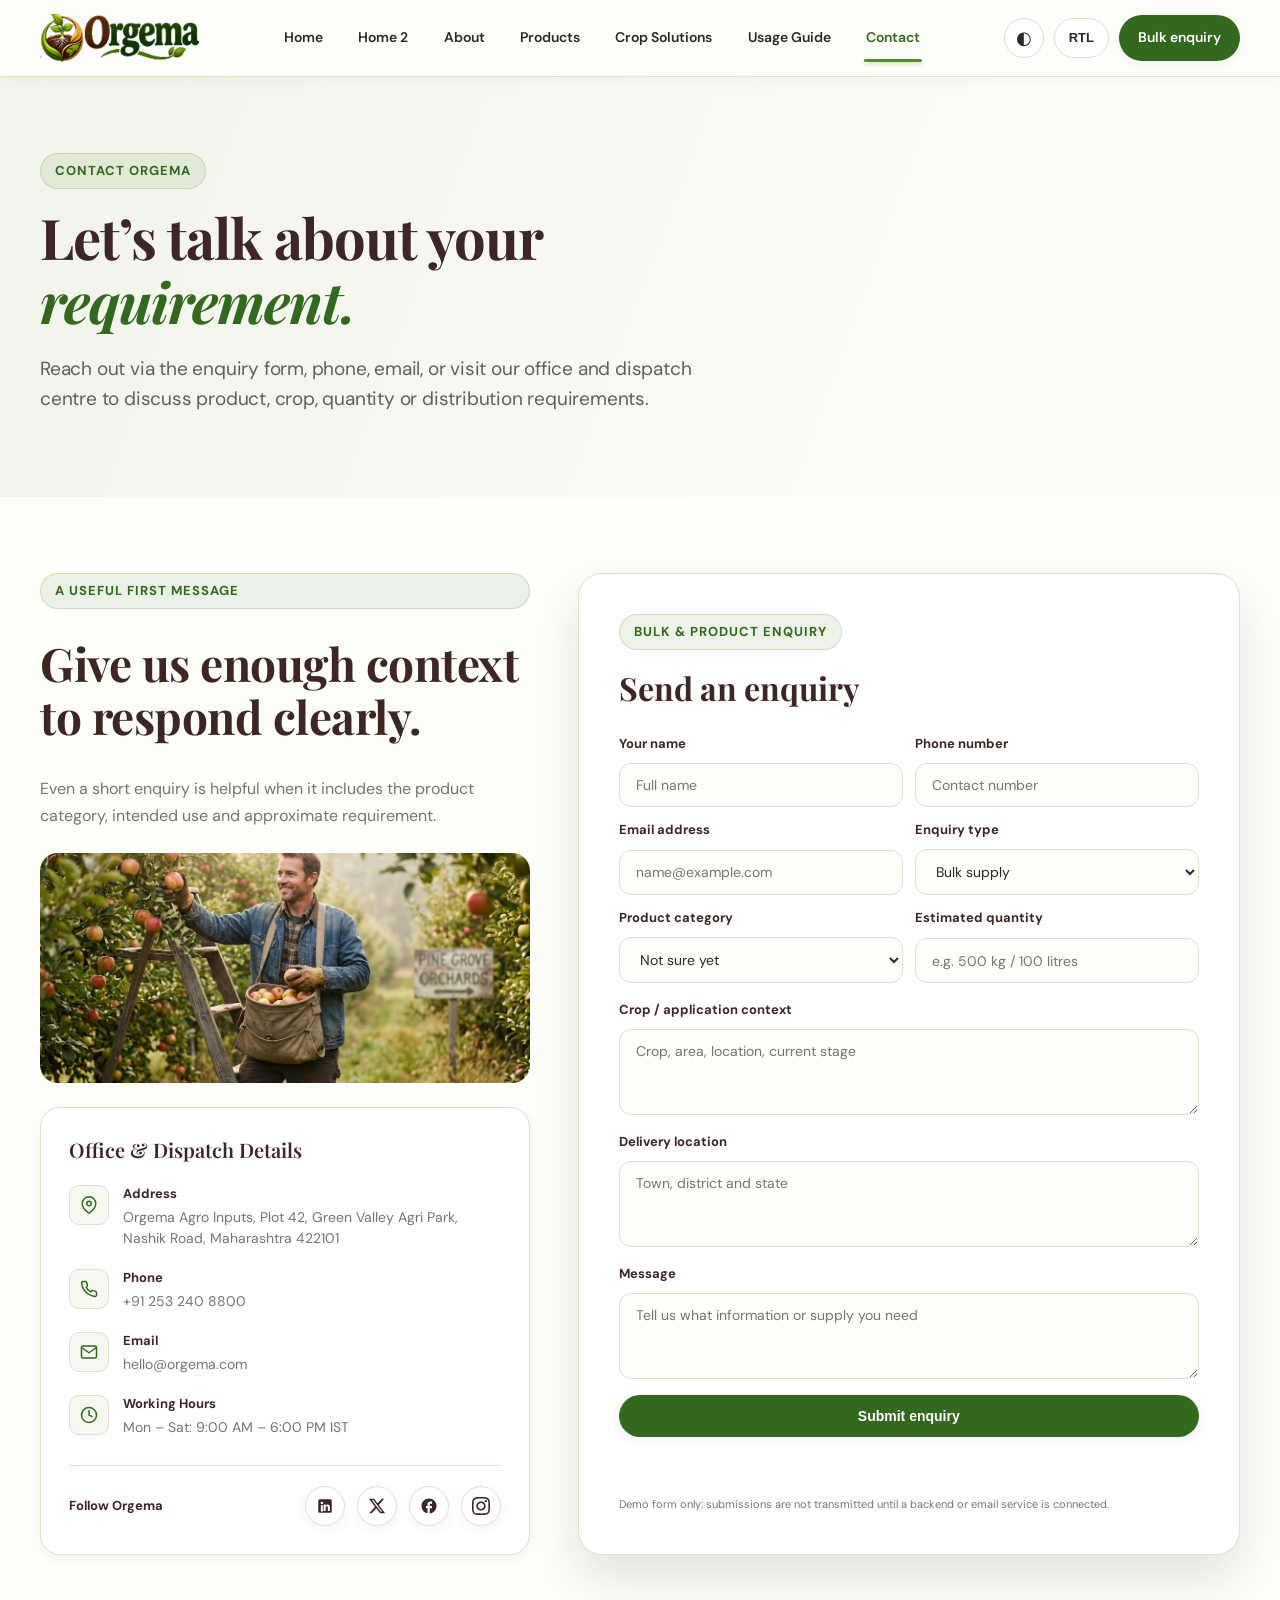
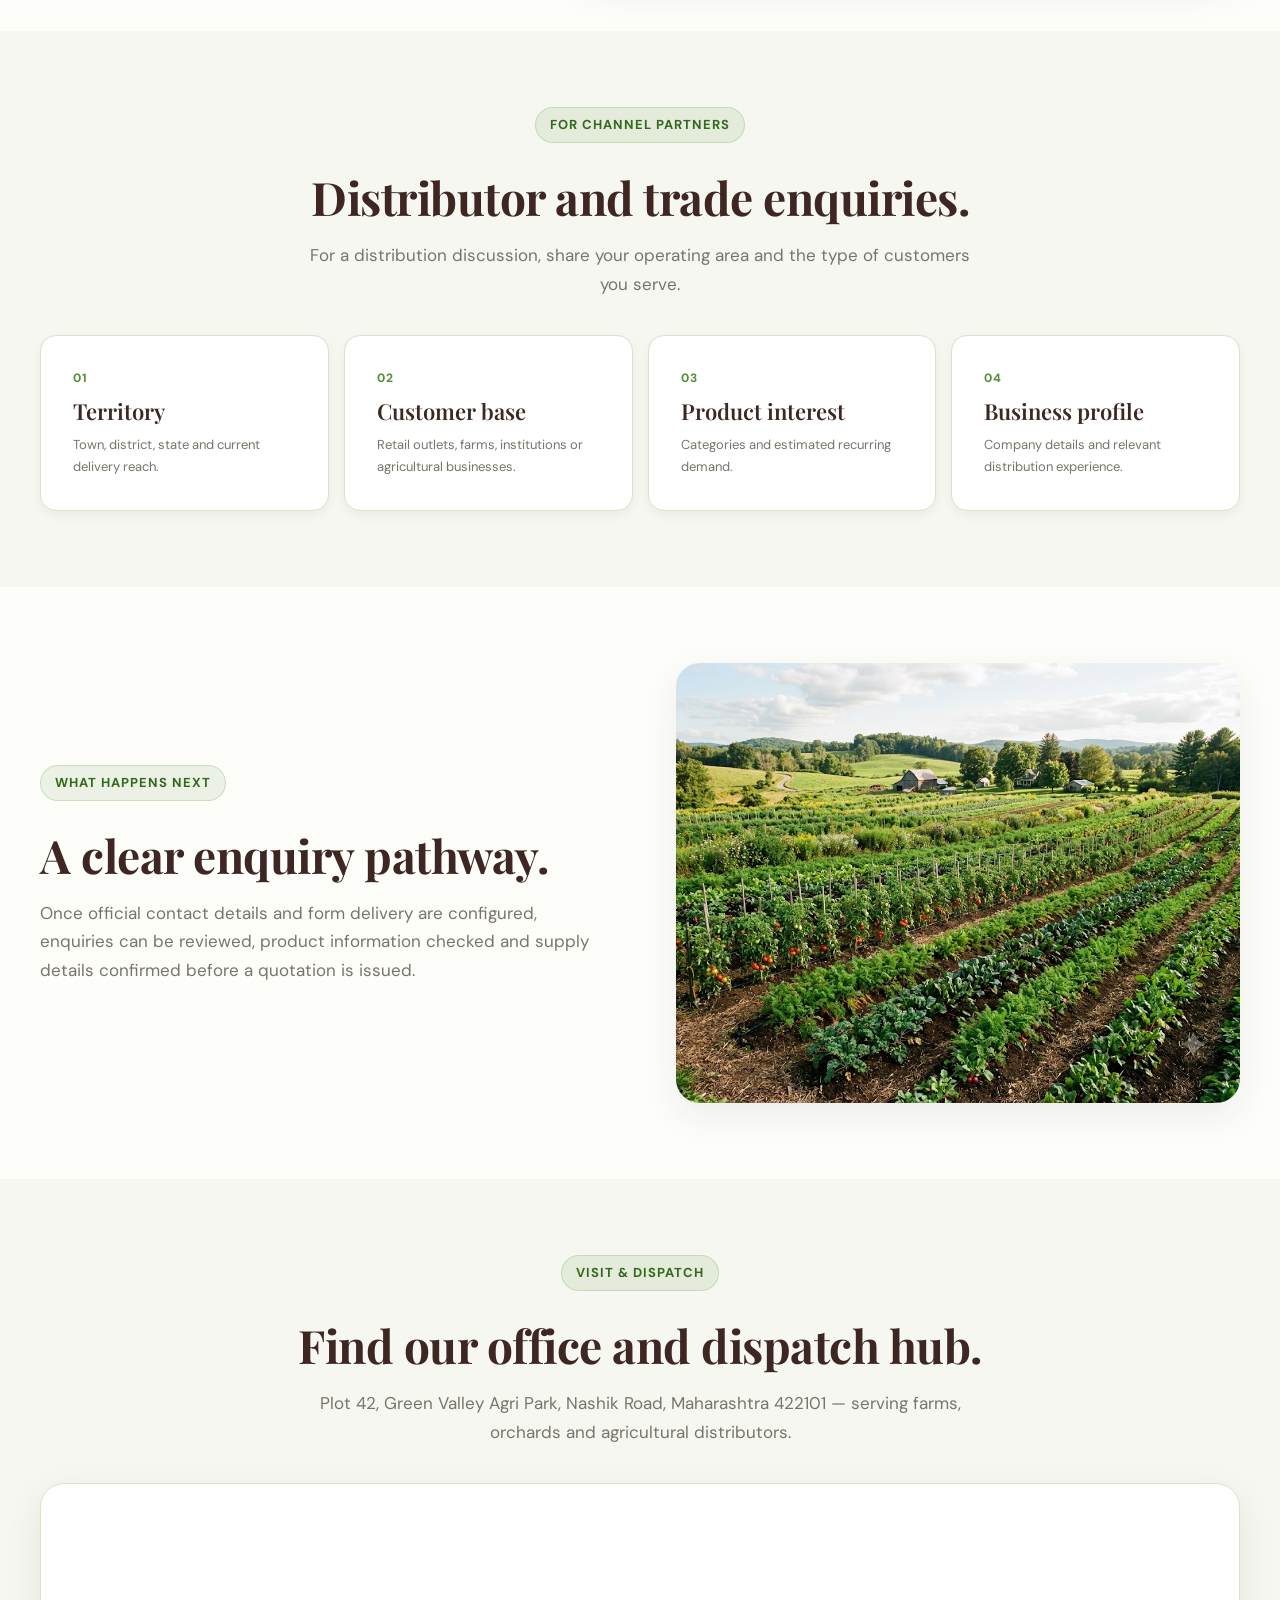
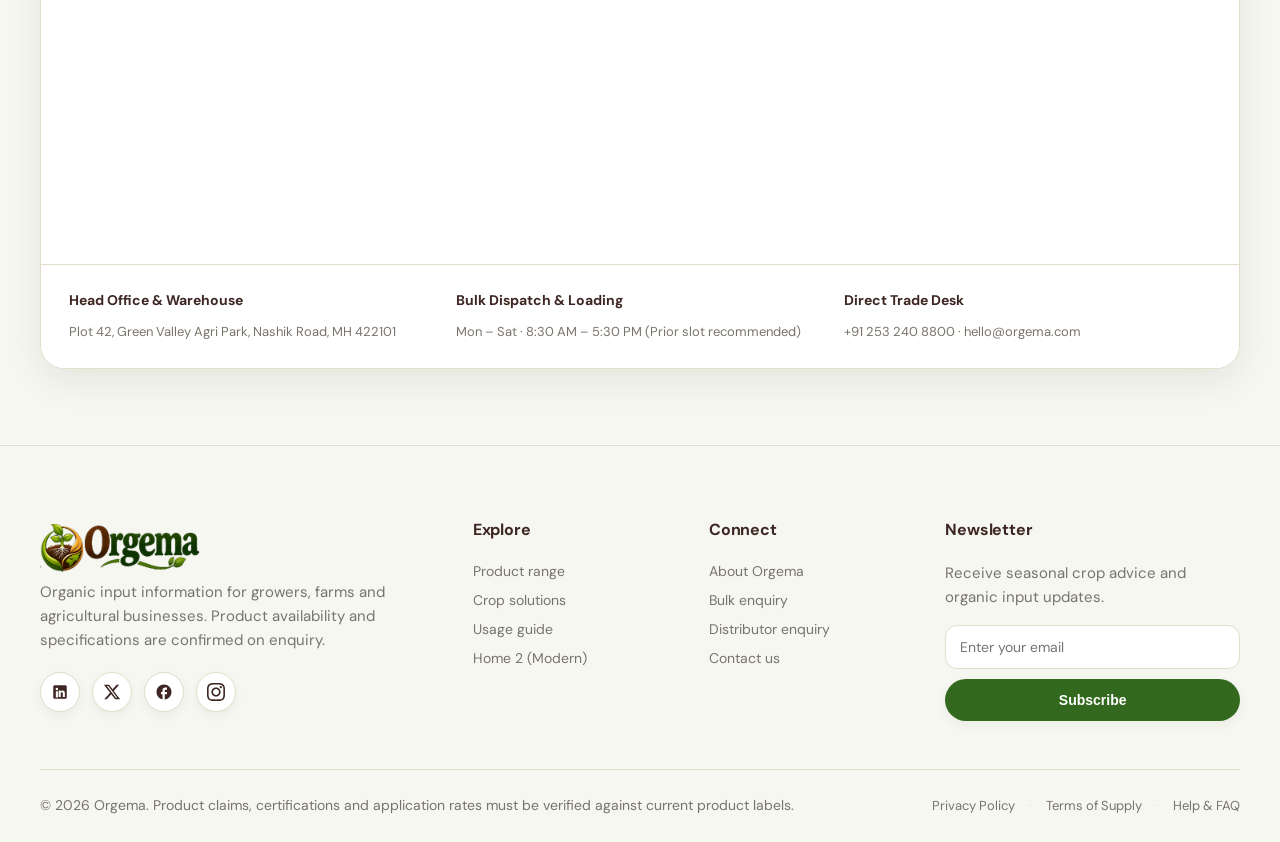
<file: contact.html>
<!doctype html>
<html lang="en">
  <head>
    <meta charset="utf-8" />
    <meta name="viewport" content="width=device-width,initial-scale=1" />
    <meta
      name="description"
      content="Send Orgema a product, distributor or bulk supply enquiry with your crop and delivery details."
    />
    <meta name="theme-color" content="#fbfbf7" />
    <title>Contact Orgema and request bulk supply | Orgema</title>
    <link rel="icon" href="assets/images/favicon.png" type="image/png" />
    <link rel="stylesheet" href="assets/css/style.css" />
    <script>
      (function () {
        if (localStorage.getItem("orgema-dir") === "rtl") {
          document.documentElement.setAttribute("dir", "rtl");
        }
        if (localStorage.getItem("orgema-theme") === "dark") {
          document.documentElement.classList.add("dark");
        }
      })();
    </script>
  </head>
  <body>
    <header class="site-header">
      <div class="wrap nav">
        <a class="brand" href="index.html" aria-label="Orgema Homepage">
          <img
            src="assets/images/logo.png"
            alt="Orgema — Organic Fertilizers and Manure"
            class="header-logo site-logo"
          />
        </a><button class="menu-toggle" aria-label="Open navigation" data-menu>
          ☰
        </button>
        <nav class="nav-links">
          <a class="" href="index.html">Home</a
          ><a class="" href="home2.html">Home 2</a
          ><a class="" href="about.html">About</a
          ><a class="" href="products.html">Products</a
          ><a class="" href="crop-solutions.html">Crop Solutions</a
          ><a class="" href="usage-guide.html">Usage Guide</a
          ><a class="active" href="contact.html">Contact</a>
        </nav>
        <div class="nav-actions">
          <button
            class="theme-toggle"
            data-theme
            aria-label="Toggle colour theme"
            title="Toggle theme"
          >
            ◐</button
          >
          <button class="rtl-toggle" data-rtl type="button" aria-label="Toggle text direction" title="Switch to RTL">RTL</button><a class="button button-green" href="contact.html#bulk"
            >Bulk enquiry</a
          >
        </div>
      </div>
      <nav class="mobile-nav" data-mobile>
        <a class="" href="index.html">Home</a
        ><a class="" href="home2.html">Home 2</a
        ><a class="" href="about.html">About</a
        ><a class="" href="products.html">Products</a
        ><a class="" href="crop-solutions.html">Crop Solutions</a
        ><a class="" href="usage-guide.html">Usage Guide</a
        ><a class="active" href="contact.html">Contact</a
        ><a class="mobile-cta button button-green" href="contact.html#bulk"
          >Bulk enquiry</a
        >
        <div class="mobile-tools">
          <button type="button" class="mobile-tool" data-theme aria-label="Toggle colour theme">◐</button>
          <button type="button" class="mobile-tool" data-rtl aria-label="Toggle text direction">RTL</button>
        </div>
      </nav>
    </header>
    <main>
      <section class="page-hero">
        <div class="wrap">
          <span class="kicker">Contact Orgema</span>
          <h1>Let’s talk about your <em>requirement.</em></h1>
          <p>
            Reach out via the enquiry form, phone, email, or visit our office
            and dispatch centre to discuss product, crop, quantity or
            distribution requirements.
          </p>
        </div>
      </section>
      <section class="section">
        <div class="wrap contact-layout">
          <div class="contact-aside">
            <span class="kicker">A useful first message</span>
            <h2>Give us enough context to respond clearly.</h2>
            <p>
              Even a short enquiry is helpful when it includes the product
              category, intended use and approximate requirement.
            </p>
            <div class="contact-photo">
              <img
                src="assets/images/about-farmer-sunrise-orchard.jpg"
                alt="Farmer in a cultivated orchard"
              />
            </div>
            <div class="contact-details-card">
              <h3>Office &amp; Dispatch Details</h3>
              <div class="contact-info-list">
                <div class="contact-info-item">
                  <span class="contact-info-icon" aria-hidden="true">
                    <svg width="18" height="18" viewBox="0 0 24 24" fill="none" stroke="currentColor" stroke-width="2" stroke-linecap="round" stroke-linejoin="round"><path d="M21 10c0 7-9 13-9 13s-9-6-9-13a9 9 0 0 1 18 0z"/><circle cx="12" cy="10" r="3"/></svg>
                  </span>
                  <div>
                    <b>Address</b>
                    <span>Orgema Agro Inputs, Plot 42, Green Valley Agri Park, Nashik Road, Maharashtra 422101</span>
                  </div>
                </div>
                <div class="contact-info-item">
                  <span class="contact-info-icon" aria-hidden="true">
                    <svg width="18" height="18" viewBox="0 0 24 24" fill="none" stroke="currentColor" stroke-width="2" stroke-linecap="round" stroke-linejoin="round"><path d="M22 16.92v3a2 2 0 0 1-2.18 2 19.79 19.79 0 0 1-8.63-3.07 19.5 19.5 0 0 1-6-6 19.79 19.79 0 0 1-3.07-8.67A2 2 0 0 1 4.11 2h3a2 2 0 0 1 2 1.72 12.84 12.84 0 0 0 .7 2.81 2 2 0 0 1-.45 2.11L8.09 9.91a16 16 0 0 0 6 6l1.27-1.27a2 2 0 0 1 2.11-.45 12.84 12.84 0 0 0 2.81.7A2 2 0 0 1 22 16.92z"/></svg>
                  </span>
                  <div>
                    <b>Phone</b>
                    <a href="tel:+912532408800">+91 253 240 8800</a>
                  </div>
                </div>
                <div class="contact-info-item">
                  <span class="contact-info-icon" aria-hidden="true">
                    <svg width="18" height="18" viewBox="0 0 24 24" fill="none" stroke="currentColor" stroke-width="2" stroke-linecap="round" stroke-linejoin="round"><path d="M4 4h16c1.1 0 2 .9 2 2v12c0 1.1-.9 2-2 2H4c-1.1 0-2-.9-2-2V6c0-1.1.9-2 2-2z"/><polyline points="22,6 12,13 2,6"/></svg>
                  </span>
                  <div>
                    <b>Email</b>
                    <a href="mailto:hello@orgema.com">hello@orgema.com</a>
                  </div>
                </div>
                <div class="contact-info-item">
                  <span class="contact-info-icon" aria-hidden="true">
                    <svg width="18" height="18" viewBox="0 0 24 24" fill="none" stroke="currentColor" stroke-width="2" stroke-linecap="round" stroke-linejoin="round"><circle cx="12" cy="12" r="10"/><polyline points="12 6 12 12 16 14"/></svg>
                  </span>
                  <div>
                    <b>Working Hours</b>
                    <span>Mon – Sat: 9:00 AM – 6:00 PM IST</span>
                  </div>
                </div>
              </div>
              <div class="contact-socials-wrap">
                <span>Follow Orgema</span>
                <div class="footer-socials">
                  <a href="https://linkedin.com" target="_blank" rel="noopener noreferrer" aria-label="LinkedIn" class="social-icon linkedin" title="LinkedIn"><svg width="18" height="18" viewBox="0 0 24 24" fill="currentColor"><path d="M19 3a2 2 0 0 1 2 2v14a2 2 0 0 1-2 2H5a2 2 0 0 1-2-2V5a2 2 0 0 1 2-2h14m-.5 15.5v-5.3a3.26 3.26 0 0 0-3.26-3.26c-.85 0-1.84.52-2.28 1.3v-1.11h-2.79v8.37h2.79v-4.93c0-.77.62-1.4 1.39-1.4a1.4 1.4 0 0 1 1.4 1.4v4.93h2.75M6.46 10.9v8.37H9.2V10.9H6.46M7.83 6.45a1.64 1.64 0 1 0 0 3.28 1.64 1.64 0 0 0 0-3.28Z"/></svg></a>
                  <a href="https://x.com" target="_blank" rel="noopener noreferrer" aria-label="Twitter / X" class="social-icon twitter" title="X (Twitter)"><svg width="16" height="16" viewBox="0 0 24 24" fill="currentColor"><path d="M18.244 2.25h3.308l-7.227 8.26 8.502 11.24H16.17l-5.214-6.817L4.99 21.75H1.68l7.73-8.835L1.254 2.25H8.08l4.713 6.231zm-1.161 17.52h1.833L7.084 4.126H5.117z"/></svg></a>
                  <a href="https://facebook.com" target="_blank" rel="noopener noreferrer" aria-label="Facebook" class="social-icon facebook" title="Facebook"><svg width="18" height="18" viewBox="0 0 24 24" fill="currentColor"><path d="M22 12c0-5.52-4.48-10-10-10S2 6.48 2 12c0 4.84 3.44 8.87 8 9.8V15H8v-3h2V9.5C10 7.57 11.57 6 13.5 6H16v3h-2c-.55 0-1 .45-1 1v2h3v3h-3v6.95C18.05 21.45 22 17.19 22 12Z"/></svg></a>
                  <a href="https://instagram.com" target="_blank" rel="noopener noreferrer" aria-label="Instagram" class="social-icon instagram" title="Instagram"><svg width="18" height="18" viewBox="0 0 24 24" fill="currentColor"><path d="M12 2.163c3.204 0 3.584.012 4.85.07 3.252.148 4.771 1.691 4.919 4.919.058 1.265.069 1.645.069 4.849 0 3.205-.012 3.584-.069 4.849-.149 3.225-1.664 4.771-4.919 4.919-1.266.058-1.644.07-4.85.07-3.204 0-3.584-.012-4.849-.07-3.26-.149-4.771-1.699-4.919-4.92-.058-1.265-.07-1.644-.07-4.849 0-3.204.013-3.583.07-4.849.149-3.227 1.664-4.771 4.919-4.919 1.266-.057 1.645-.069 4.849-.069zm0-2.163c-3.259 0-3.667.014-4.947.072-4.358.2-6.78 2.618-6.98 6.98-.059 1.281-.073 1.689-.073 4.948 0 3.259.014 3.668.072 4.948.2 4.358 2.618 6.78 6.98 6.98 1.281.058 1.689.072 4.948.072 3.259 0 3.668-.014 4.948-.072 4.354-.2 6.782-2.618 6.979-6.98.059-1.28.073-1.689.073-4.948 0-3.259-.014-3.667-.072-4.947-.196-4.354-2.617-6.78-6.979-6.98-1.281-.059-1.69-.073-4.949-.073zm0 5.838c-3.403 0-6.162 2.759-6.162 6.162s2.759 6.163 6.162 6.163 6.162-2.759 6.162-6.163c0-3.403-2.759-6.162-6.162-6.162zm0 10.162c-2.209 0-4-1.79-4-4 0-2.209 1.791-4 4-4s4 1.791 4 4c0 2.21-1.791 4-4 4zm6.406-11.845c-.796 0-1.441.645-1.441 1.44s.645 1.44 1.441 1.44c.795 0 1.439-.645 1.439-1.44s-.644-1.44-1.439-1.44z"/></svg></a>
                </div>
              </div>
            </div>
          </div>
          <div class="form-card" id="bulk">
            <span class="kicker">Bulk & product enquiry</span>
            <h2>Send an enquiry</h2>
            <form class="form" data-demo>
              <div class="form-two">
                <label
                  >Your name<input
                    required
                    name="name"
                    placeholder="Full name" /></label
                ><label
                  >Phone number<input
                    required
                    name="phone"
                    type="tel"
                    placeholder="Contact number" /></label
                ><label
                  >Email address<input
                    name="email"
                    type="email"
                    placeholder="name@example.com" /></label
                ><label
                  >Enquiry type<select name="type">
                    <option>Bulk supply</option>
                    <option>Product information</option>
                    <option>Distributor enquiry</option>
                    <option>Other</option>
                  </select></label
                ><label
                  >Product category<select name="product">
                    <option>Not sure yet</option>
                    <option>Vermicompost</option>
                    <option>Seaweed Extract</option>
                    <option>Neem Cake</option>
                    <option>Liquid Bio-NPK Consortium</option>
                  </select></label
                ><label
                  >Estimated quantity<input
                    name="quantity"
                    placeholder="e.g. 500 kg / 100 litres"
                /></label>
              </div>
              <label
                >Crop / application context<textarea
                  name="crop"
                  placeholder="Crop, area, location, current stage"
                ></textarea></label
              ><label
                >Delivery location<textarea
                  name="location"
                  placeholder="Town, district and state"
                ></textarea></label
              ><label
                >Message<textarea
                  required
                  name="message"
                  placeholder="Tell us what information or supply you need"
                ></textarea></label
              ><button class="button button-green" type="submit">
                Submit enquiry
              </button>
              <p class="form-message" aria-live="polite"></p>
              <p class="fine-print">
                Demo form only: submissions are not transmitted until a backend
                or email service is connected.
              </p>
            </form>
          </div>
        </div>
      </section>
      <section class="section section-tint" id="distributor">
        <div class="wrap">
          <div class="section-intro">
            <span class="kicker">For channel partners</span>
            <h2>Distributor and trade enquiries.</h2>
            <p>
              For a distribution discussion, share your operating area and the
              type of customers you serve.
            </p>
          </div>
          <div class="question-grid">
            <article>
              <span>01</span>
              <h3>Territory</h3>
              <p>Town, district, state and current delivery reach.</p>
            </article>
            <article>
              <span>02</span>
              <h3>Customer base</h3>
              <p>
                Retail outlets, farms, institutions or agricultural businesses.
              </p>
            </article>
            <article>
              <span>03</span>
              <h3>Product interest</h3>
              <p>Categories and estimated recurring demand.</p>
            </article>
            <article>
              <span>04</span>
              <h3>Business profile</h3>
              <p>Company details and relevant distribution experience.</p>
            </article>
          </div>
        </div>
      </section>
      <section class="section">
        <div class="wrap split-layout">
          <div>
            <span class="kicker">What happens next</span>
            <h2>A clear enquiry pathway.</h2>
            <p>
              Once official contact details and form delivery are configured,
              enquiries can be reviewed, product information checked and supply
              details confirmed before a quotation is issued.
            </p>
          </div>
          <img
            class="feature-photo"
            src="assets/images/farms-page-green-valley-acres.jpg"
            alt="Green agricultural landscape"
          />
        </div>
      </section>
      <section class="section section-tint" id="location">
        <div class="wrap">
          <div class="section-intro">
            <span class="kicker">Visit &amp; dispatch</span>
            <h2>Find our office and dispatch hub.</h2>
            <p>
              Plot 42, Green Valley Agri Park, Nashik Road, Maharashtra 422101 —
              serving farms, orchards and agricultural distributors.
            </p>
          </div>
          <div class="map-card">
            <iframe
              class="map-frame"
              title="Orgema Office and Dispatch Location Map"
              loading="lazy"
              referrerpolicy="no-referrer-when-downgrade"
              src="https://maps.google.com/maps?q=Nashik,%20Maharashtra,%20India&amp;t=&amp;z=12&amp;ie=UTF8&amp;iwloc=&amp;output=embed"
            ></iframe>
            <div class="map-meta-bar">
              <div>
                <b>Head Office &amp; Warehouse</b>
                <span>Plot 42, Green Valley Agri Park, Nashik Road, MH 422101</span>
              </div>
              <div>
                <b>Bulk Dispatch &amp; Loading</b>
                <span>Mon – Sat · 8:30 AM – 5:30 PM (Prior slot recommended)</span>
              </div>
              <div>
                <b>Direct Trade Desk</b>
                <span>+91 253 240 8800 · hello@orgema.com</span>
              </div>
            </div>
          </div>
        </div>
      </section>
    </main>
    <footer class="footer">
      <div class="wrap footer-grid">
        <div>
          <a class="footer-brand" href="index.html" aria-label="Orgema Homepage">
            <img
              src="assets/images/logo.png"
              alt="Orgema — Organic Fertilizers and Manure"
              class="footer-logo site-logo"
            />
          </a>
          <p>
            Organic input information for growers, farms and agricultural
            businesses. Product availability and specifications are confirmed on
            enquiry.
          </p>
          <div class="footer-socials">
            <a href="https://linkedin.com" target="_blank" rel="noopener noreferrer" aria-label="LinkedIn" class="social-icon linkedin" title="LinkedIn"><svg width="18" height="18" viewBox="0 0 24 24" fill="currentColor"><path d="M19 3a2 2 0 0 1 2 2v14a2 2 0 0 1-2 2H5a2 2 0 0 1-2-2V5a2 2 0 0 1 2-2h14m-.5 15.5v-5.3a3.26 3.26 0 0 0-3.26-3.26c-.85 0-1.84.52-2.28 1.3v-1.11h-2.79v8.37h2.79v-4.93c0-.77.62-1.4 1.39-1.4a1.4 1.4 0 0 1 1.4 1.4v4.93h2.75M6.46 10.9v8.37H9.2V10.9H6.46M7.83 6.45a1.64 1.64 0 1 0 0 3.28 1.64 1.64 0 0 0 0-3.28Z"/></svg></a>
            <a href="https://x.com" target="_blank" rel="noopener noreferrer" aria-label="Twitter / X" class="social-icon twitter" title="X (Twitter)"><svg width="16" height="16" viewBox="0 0 24 24" fill="currentColor"><path d="M18.244 2.25h3.308l-7.227 8.26 8.502 11.24H16.17l-5.214-6.817L4.99 21.75H1.68l7.73-8.835L1.254 2.25H8.08l4.713 6.231zm-1.161 17.52h1.833L7.084 4.126H5.117z"/></svg></a>
            <a href="https://facebook.com" target="_blank" rel="noopener noreferrer" aria-label="Facebook" class="social-icon facebook" title="Facebook"><svg width="18" height="18" viewBox="0 0 24 24" fill="currentColor"><path d="M22 12c0-5.52-4.48-10-10-10S2 6.48 2 12c0 4.84 3.44 8.87 8 9.8V15H8v-3h2V9.5C10 7.57 11.57 6 13.5 6H16v3h-2c-.55 0-1 .45-1 1v2h3v3h-3v6.95C18.05 21.45 22 17.19 22 12Z"/></svg></a>
            <a href="https://instagram.com" target="_blank" rel="noopener noreferrer" aria-label="Instagram" class="social-icon instagram" title="Instagram"><svg width="18" height="18" viewBox="0 0 24 24" fill="currentColor"><path d="M12 2.163c3.204 0 3.584.012 4.85.07 3.252.148 4.771 1.691 4.919 4.919.058 1.265.069 1.645.069 4.849 0 3.205-.012 3.584-.069 4.849-.149 3.225-1.664 4.771-4.919 4.919-1.266.058-1.644.07-4.85.07-3.204 0-3.584-.012-4.849-.07-3.26-.149-4.771-1.699-4.919-4.92-.058-1.265-.07-1.644-.07-4.849 0-3.204.013-3.583.07-4.849.149-3.227 1.664-4.771 4.919-4.919 1.266-.057 1.645-.069 4.849-.069zm0-2.163c-3.259 0-3.667.014-4.947.072-4.358.2-6.78 2.618-6.98 6.98-.059 1.281-.073 1.689-.073 4.948 0 3.259.014 3.668.072 4.948.2 4.358 2.618 6.78 6.98 6.98 1.281.058 1.689.072 4.948.072 3.259 0 3.668-.014 4.948-.072 4.354-.2 6.782-2.618 6.979-6.98.059-1.28.073-1.689.073-4.948 0-3.259-.014-3.667-.072-4.947-.196-4.354-2.617-6.78-6.979-6.98-1.281-.059-1.69-.073-4.949-.073zm0 5.838c-3.403 0-6.162 2.759-6.162 6.162s2.759 6.163 6.162 6.163 6.162-2.759 6.162-6.163c0-3.403-2.759-6.162-6.162-6.162zm0 10.162c-2.209 0-4-1.79-4-4 0-2.209 1.791-4 4-4s4 1.791 4 4c0 2.21-1.791 4-4 4zm6.406-11.845c-.796 0-1.441.645-1.441 1.44s.645 1.44 1.441 1.44c.795 0 1.439-.645 1.439-1.44s-.644-1.44-1.439-1.44z"/></svg></a>
          </div>
        </div>
        <div>
          <h4>Explore</h4>
          <a href="products.html">Product range</a
          ><a href="crop-solutions.html">Crop solutions</a
          ><a href="usage-guide.html">Usage guide</a
          ><a href="home2.html">Home 2 (Modern)</a>
        </div>
        <div>
          <h4>Connect</h4>
          <a href="about.html">About Orgema</a
          ><a href="contact.html#bulk">Bulk enquiry</a
          ><a href="contact.html#distributor">Distributor enquiry</a
          ><a href="contact.html">Contact us</a>
        </div>
        <div>
          <h4>Newsletter</h4>
          <p>Receive seasonal crop advice and organic input updates.</p>
          <form class="footer-newsletter" data-demo>
            <input
              type="email"
              placeholder="Enter your email"
              required
              aria-label="Email address"
            />
            <button type="submit" class="button button-green">
              Subscribe
            </button>
          </form>
        </div>
      </div>
      <div class="wrap footer-bottom">
        <span>© 2026 Orgema. Product claims, certifications and application rates must be verified against current product labels.</span>
        <div class="footer-legal">
          <a href="usage-guide.html">Privacy Policy</a>
          <span class="sep">·</span>
          <a href="usage-guide.html">Terms of Supply</a>
          <span class="sep">·</span>
          <a href="contact.html">Help & FAQ</a>
        </div>
      </div>
    </footer>
    <button class="back-to-top" id="backToTop" aria-label="Back to top" title="Back to top">
      <svg width="20" height="20" viewBox="0 0 24 24" fill="none" stroke="currentColor" stroke-width="2.5" stroke-linecap="round" stroke-linejoin="round">
        <polyline points="18 15 12 9 6 15"></polyline>
      </svg>
    </button>
    <script src="assets/js/main.js"></script>
  </body>
</html>
</file>
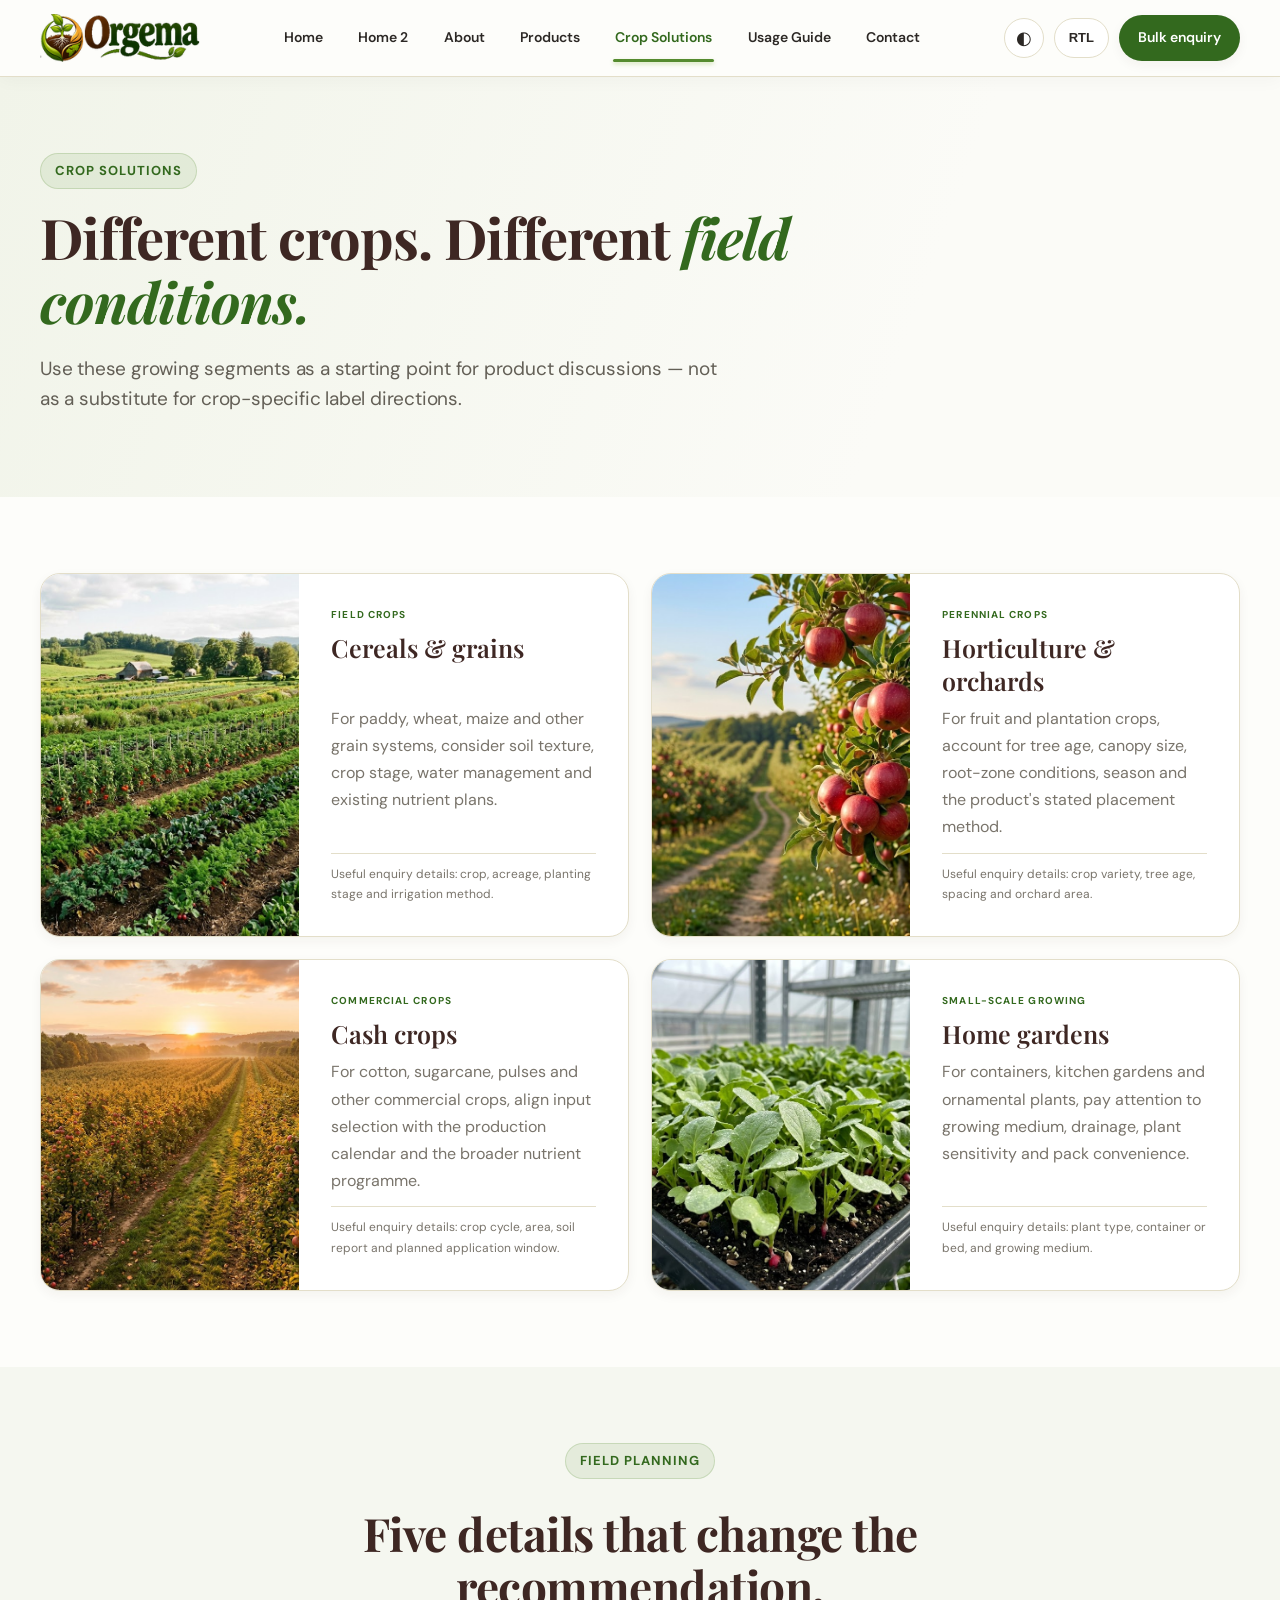
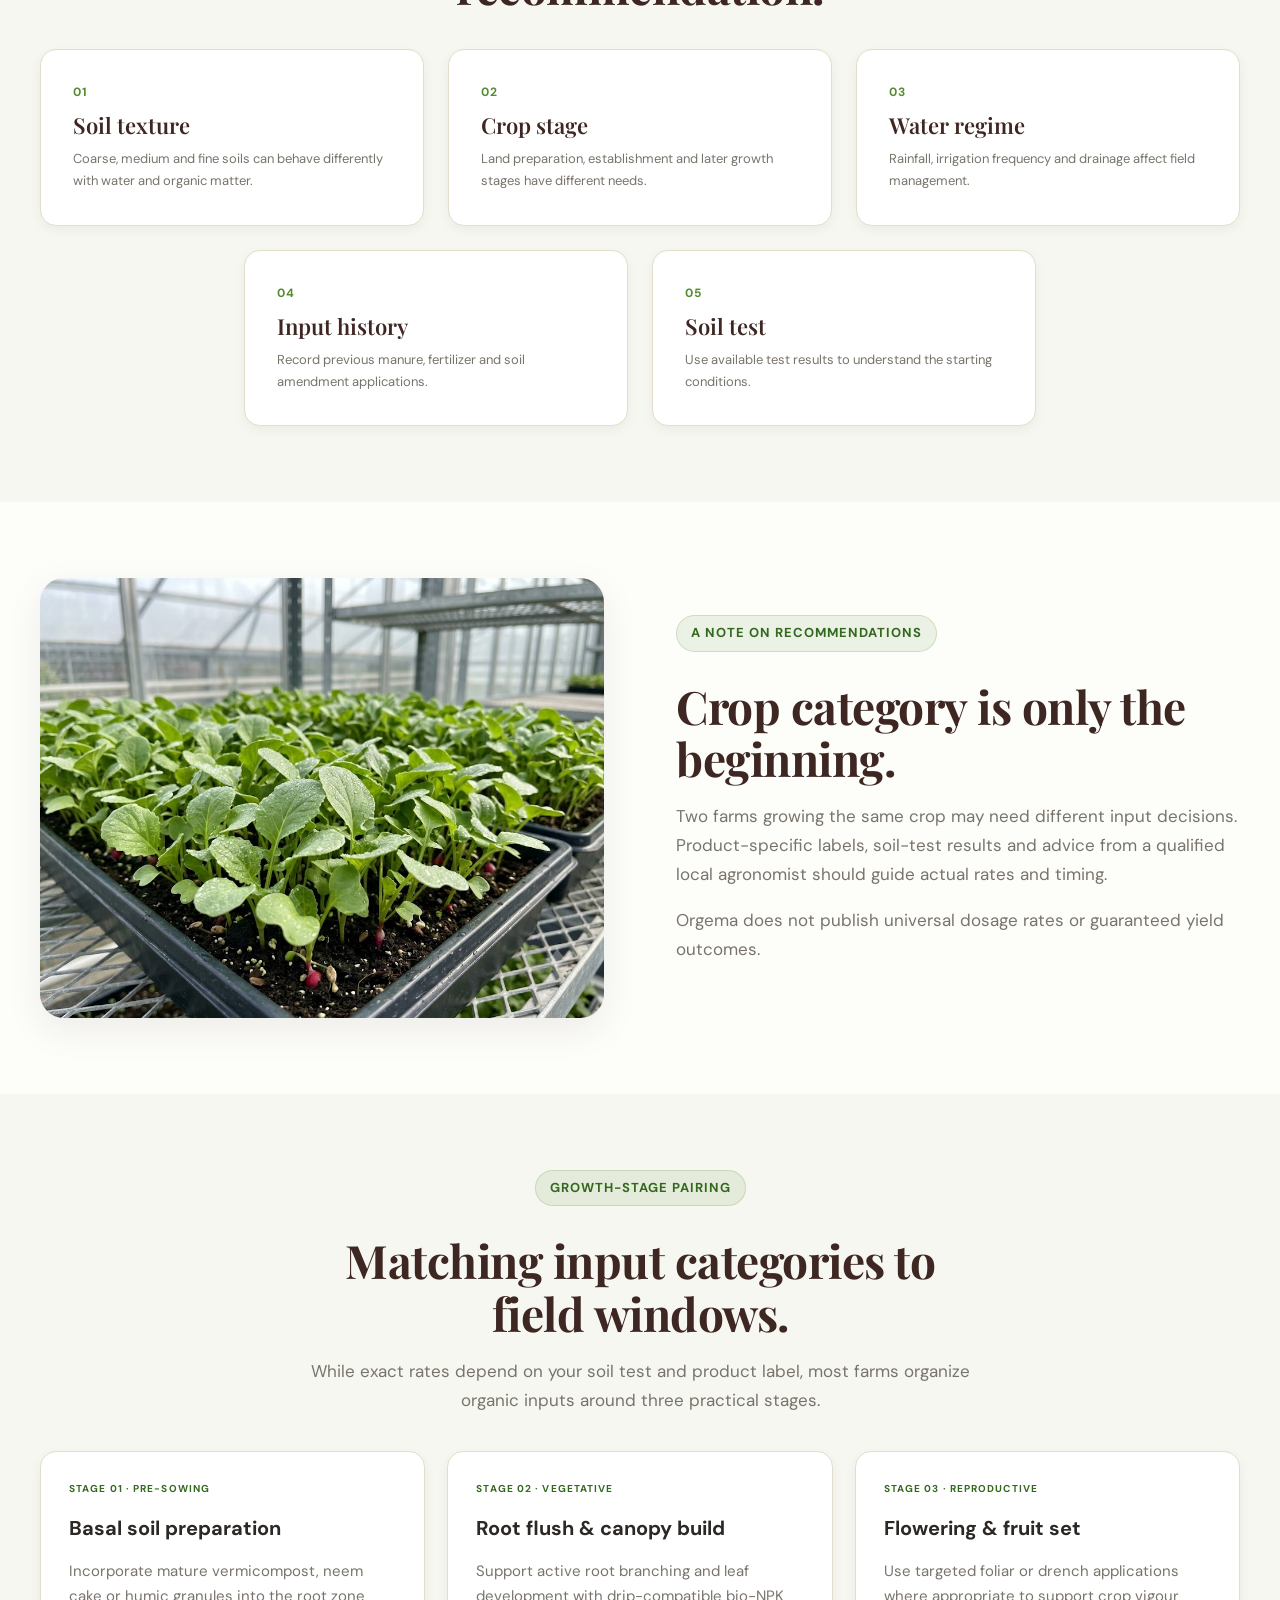
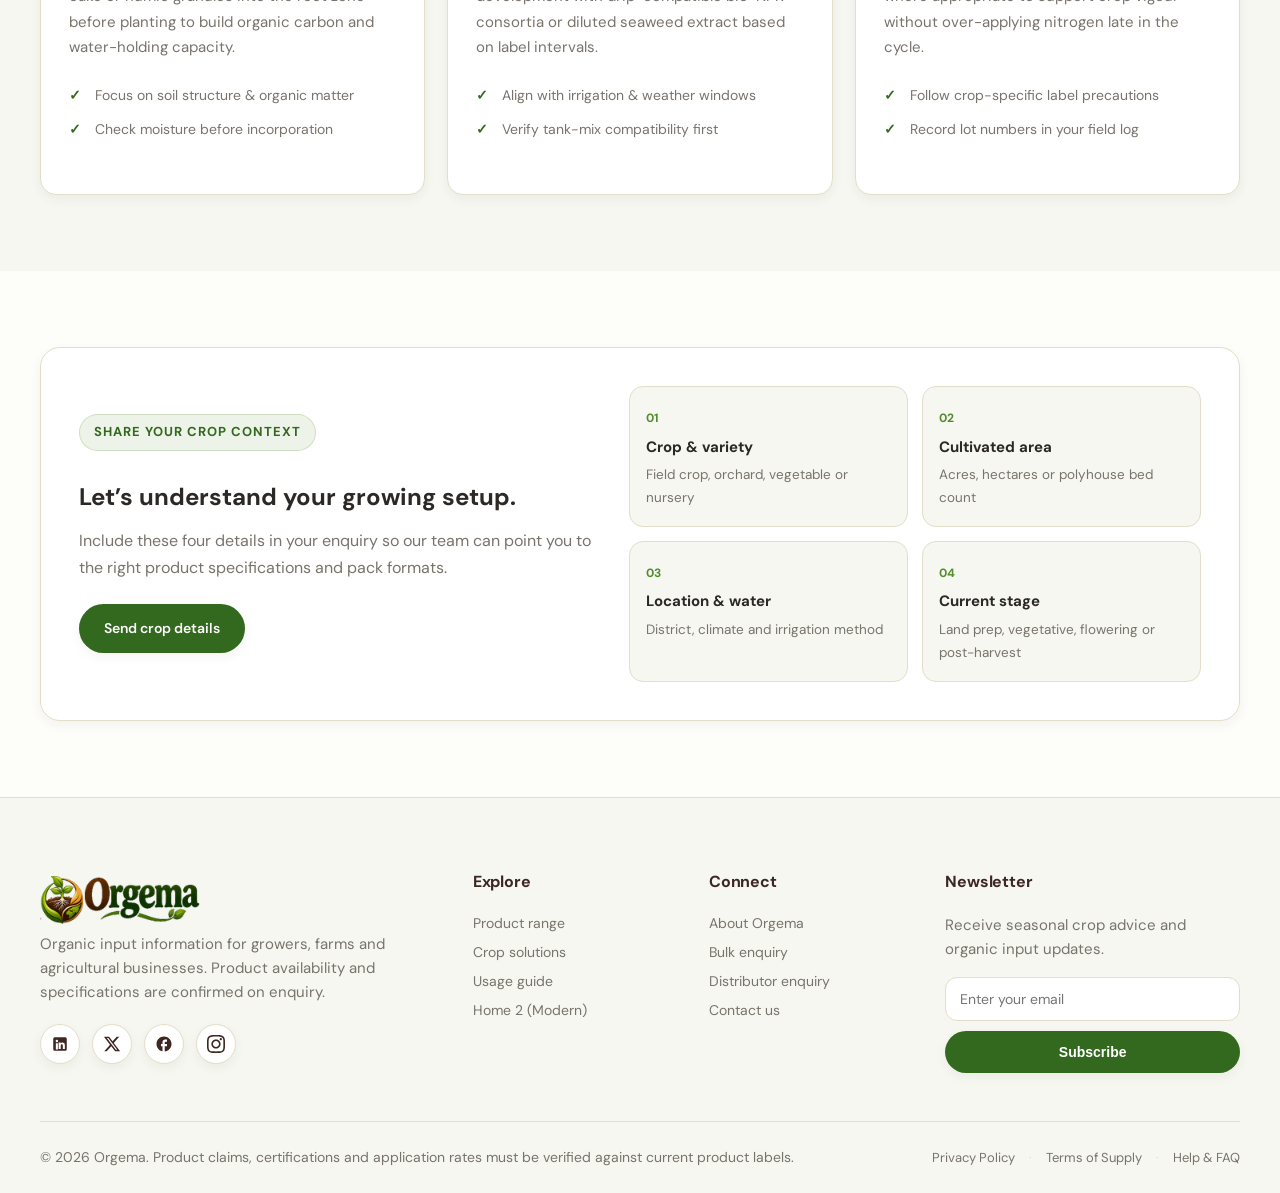
<file: crop-solutions.html>
<!doctype html>
<html lang="en">
  <head>
    <meta charset="utf-8" />
    <meta name="viewport" content="width=device-width,initial-scale=1" />
    <meta
      name="description"
      content="Explore crop groups and planning considerations for organic inputs across farms, orchards and gardens."
    />
    <meta name="theme-color" content="#fbfbf7" />
    <title>Crop and growing segment guide | Orgema</title>
    <link rel="icon" href="assets/images/favicon.png" type="image/png" />
    <link rel="stylesheet" href="assets/css/style.css" />
    <script>
      (function () {
        if (localStorage.getItem("orgema-dir") === "rtl") {
          document.documentElement.setAttribute("dir", "rtl");
        }
        if (localStorage.getItem("orgema-theme") === "dark") {
          document.documentElement.classList.add("dark");
        }
      })();
    </script>
  </head>
  <body>
    <header class="site-header">
      <div class="wrap nav">
        <a class="brand" href="index.html" aria-label="Orgema Homepage">
          <img
            src="assets/images/logo.png"
            alt="Orgema — Organic Fertilizers and Manure"
            class="header-logo site-logo"
          />
        </a><button class="menu-toggle" aria-label="Open navigation" data-menu>
          ☰
        </button>
        <nav class="nav-links">
          <a class="" href="index.html">Home</a
          ><a class="" href="home2.html">Home 2</a
          ><a class="" href="about.html">About</a
          ><a class="" href="products.html">Products</a
          ><a class="active" href="crop-solutions.html">Crop Solutions</a
          ><a class="" href="usage-guide.html">Usage Guide</a
          ><a class="" href="contact.html">Contact</a>
        </nav>
        <div class="nav-actions">
          <button
            class="theme-toggle"
            data-theme
            aria-label="Toggle colour theme"
            title="Toggle theme"
          >
            ◐</button
          >
          <button class="rtl-toggle" data-rtl type="button" aria-label="Toggle text direction" title="Switch to RTL">RTL</button><a class="button button-green" href="contact.html#bulk"
            >Bulk enquiry</a
          >
        </div>
      </div>
      <nav class="mobile-nav" data-mobile>
        <a class="" href="index.html">Home</a
        ><a class="" href="home2.html">Home 2</a
        ><a class="" href="about.html">About</a
        ><a class="" href="products.html">Products</a
        ><a class="active" href="crop-solutions.html">Crop Solutions</a
        ><a class="" href="usage-guide.html">Usage Guide</a
        ><a class="" href="contact.html">Contact</a
        ><a class="mobile-cta button button-green" href="contact.html#bulk"
          >Bulk enquiry</a
        >
        <div class="mobile-tools">
          <button type="button" class="mobile-tool" data-theme aria-label="Toggle colour theme">◐</button>
          <button type="button" class="mobile-tool" data-rtl aria-label="Toggle text direction">RTL</button>
        </div>
      </nav>
    </header>
    <main>
      <section class="page-hero">
        <div class="wrap">
          <span class="kicker">Crop solutions</span>
          <h1>Different crops. Different <em>field conditions.</em></h1>
          <p>
            Use these growing segments as a starting point for product
            discussions — not as a substitute for crop-specific label
            directions.
          </p>
        </div>
      </section>
      <section class="section">
        <div class="wrap crop-grid">
          <article class="crop-card">
            <img
              src="assets/images/green-valley.jpg"
              alt="Broad agricultural field"
            />
            <div>
              <span class="tag">Field crops</span>
              <h2>Cereals & grains</h2>
              <p>
                For paddy, wheat, maize and other grain systems, consider soil
                texture, crop stage, water management and existing nutrient
                plans.
              </p>
              <p class="small-note">
                Useful enquiry details: crop, acreage, planting stage and
                irrigation method.
              </p>
            </div>
          </article>
          <article class="crop-card">
            <img
              src="assets/images/orchard-fruit.jpg"
              alt="Fruit trees in an orchard"
            />
            <div>
              <span class="tag">Perennial crops</span>
              <h2>Horticulture & orchards</h2>
              <p>
                For fruit and plantation crops, account for tree age, canopy
                size, root-zone conditions, season and the product's stated
                placement method.
              </p>
              <p class="small-note">
                Useful enquiry details: crop variety, tree age, spacing and
                orchard area.
              </p>
            </div>
          </article>
          <article class="crop-card">
            <img
              src="assets/images/sunrise-farm.jpg"
              alt="Commercial crop rows in a farm"
            />
            <div>
              <span class="tag">Commercial crops</span>
              <h2>Cash crops</h2>
              <p>
                For cotton, sugarcane, pulses and other commercial crops, align
                input selection with the production calendar and the broader
                nutrient programme.
              </p>
              <p class="small-note">
                Useful enquiry details: crop cycle, area, soil report and
                planned application window.
              </p>
            </div>
          </article>
          <article class="crop-card">
            <img
              src="assets/images/young-greens.jpg"
              alt="Young leafy plants"
            />
            <div>
              <span class="tag">Small-scale growing</span>
              <h2>Home gardens</h2>
              <p>
                For containers, kitchen gardens and ornamental plants, pay
                attention to growing medium, drainage, plant sensitivity and
                pack convenience.
              </p>
              <p class="small-note">
                Useful enquiry details: plant type, container or bed, and
                growing medium.
              </p>
            </div>
          </article>
        </div>
      </section>
      <section class="section section-tint">
        <div class="wrap">
          <div class="section-intro">
            <span class="kicker">Field planning</span>
            <h2>Five details that change the recommendation.</h2>
          </div>
          <div class="steps-grid">
            <article>
              <span>01</span>
              <h3>Soil texture</h3>
              <p>
                Coarse, medium and fine soils can behave differently with water
                and organic matter.
              </p>
            </article>
            <article>
              <span>02</span>
              <h3>Crop stage</h3>
              <p>
                Land preparation, establishment and later growth stages have
                different needs.
              </p>
            </article>
            <article>
              <span>03</span>
              <h3>Water regime</h3>
              <p>
                Rainfall, irrigation frequency and drainage affect field
                management.
              </p>
            </article>
            <article>
              <span>04</span>
              <h3>Input history</h3>
              <p>
                Record previous manure, fertilizer and soil amendment
                applications.
              </p>
            </article>
            <article>
              <span>05</span>
              <h3>Soil test</h3>
              <p>
                Use available test results to understand the starting
                conditions.
              </p>
            </article>
          </div>
        </div>
      </section>
      <section class="section">
        <div class="wrap split-layout">
          <img
            class="feature-photo"
            src="assets/images/farm-microgreens-growing.jpg"
            alt="Seedlings in a growing tray"
          />
          <div>
            <span class="kicker">A note on recommendations</span>
            <h2>Crop category is only the beginning.</h2>
            <p>
              Two farms growing the same crop may need different input
              decisions. Product-specific labels, soil-test results and advice
              from a qualified local agronomist should guide actual rates and
              timing.
            </p>
            <p>
              Orgema does not publish universal dosage rates or guaranteed yield
              outcomes.
            </p>
          </div>
        </div>
      </section>
      <section class="section section-tint">
        <div class="wrap">
          <div class="section-intro">
            <span class="kicker">Growth-stage pairing</span>
            <h2>Matching input categories to field windows.</h2>
            <p>
              While exact rates depend on your soil test and product label, most
              farms organize organic inputs around three practical stages.
            </p>
          </div>
          <div class="info-cards-3">
            <article class="info-card">
              <span class="tag">Stage 01 · Pre-sowing</span>
              <h3>Basal soil preparation</h3>
              <p>
                Incorporate mature vermicompost, neem cake or humic granules
                into the root zone before planting to build organic carbon and
                water-holding capacity.
              </p>
              <ul class="check-list">
                <li>Focus on soil structure &amp; organic matter</li>
                <li>Check moisture before incorporation</li>
              </ul>
            </article>
            <article class="info-card">
              <span class="tag">Stage 02 · Vegetative</span>
              <h3>Root flush &amp; canopy build</h3>
              <p>
                Support active root branching and leaf development with
                drip-compatible bio-NPK consortia or diluted seaweed extract
                based on label intervals.
              </p>
              <ul class="check-list">
                <li>Align with irrigation &amp; weather windows</li>
                <li>Verify tank-mix compatibility first</li>
              </ul>
            </article>
            <article class="info-card">
              <span class="tag">Stage 03 · Reproductive</span>
              <h3>Flowering &amp; fruit set</h3>
              <p>
                Use targeted foliar or drench applications where appropriate to
                support crop vigour without over-applying nitrogen late in the
                cycle.
              </p>
              <ul class="check-list">
                <li>Follow crop-specific label precautions</li>
                <li>Record lot numbers in your field log</li>
              </ul>
            </article>
          </div>
        </div>
      </section>
      <section class="section">
        <div class="wrap">
          <div class="cta-crop-checklist">
            <div class="cta-crop-left">
              <span class="kicker">Share your crop context</span>
              <h2>Let’s understand your growing setup.</h2>
              <p>
                Include these four details in your enquiry so our team can point
                you to the right product specifications and pack formats.
              </p>
              <a class="button button-green" href="contact.html"
                >Send crop details</a
              >
            </div>
            <div class="cta-crop-grid">
              <div class="cta-crop-item">
                <span>01</span>
                <strong>Crop &amp; variety</strong>
                <p>Field crop, orchard, vegetable or nursery</p>
              </div>
              <div class="cta-crop-item">
                <span>02</span>
                <strong>Cultivated area</strong>
                <p>Acres, hectares or polyhouse bed count</p>
              </div>
              <div class="cta-crop-item">
                <span>03</span>
                <strong>Location &amp; water</strong>
                <p>District, climate and irrigation method</p>
              </div>
              <div class="cta-crop-item">
                <span>04</span>
                <strong>Current stage</strong>
                <p>Land prep, vegetative, flowering or post-harvest</p>
              </div>
            </div>
          </div>
        </div>
      </section>
    </main>
    <footer class="footer">
      <div class="wrap footer-grid">
        <div>
          <a class="footer-brand" href="index.html" aria-label="Orgema Homepage">
            <img
              src="assets/images/logo.png"
              alt="Orgema — Organic Fertilizers and Manure"
              class="footer-logo site-logo"
            />
          </a>
          <p>
            Organic input information for growers, farms and agricultural
            businesses. Product availability and specifications are confirmed on
            enquiry.
          </p>
          <div class="footer-socials">
            <a href="https://linkedin.com" target="_blank" rel="noopener noreferrer" aria-label="LinkedIn" class="social-icon linkedin" title="LinkedIn"><svg width="18" height="18" viewBox="0 0 24 24" fill="currentColor"><path d="M19 3a2 2 0 0 1 2 2v14a2 2 0 0 1-2 2H5a2 2 0 0 1-2-2V5a2 2 0 0 1 2-2h14m-.5 15.5v-5.3a3.26 3.26 0 0 0-3.26-3.26c-.85 0-1.84.52-2.28 1.3v-1.11h-2.79v8.37h2.79v-4.93c0-.77.62-1.4 1.39-1.4a1.4 1.4 0 0 1 1.4 1.4v4.93h2.75M6.46 10.9v8.37H9.2V10.9H6.46M7.83 6.45a1.64 1.64 0 1 0 0 3.28 1.64 1.64 0 0 0 0-3.28Z"/></svg></a>
            <a href="https://x.com" target="_blank" rel="noopener noreferrer" aria-label="Twitter / X" class="social-icon twitter" title="X (Twitter)"><svg width="16" height="16" viewBox="0 0 24 24" fill="currentColor"><path d="M18.244 2.25h3.308l-7.227 8.26 8.502 11.24H16.17l-5.214-6.817L4.99 21.75H1.68l7.73-8.835L1.254 2.25H8.08l4.713 6.231zm-1.161 17.52h1.833L7.084 4.126H5.117z"/></svg></a>
            <a href="https://facebook.com" target="_blank" rel="noopener noreferrer" aria-label="Facebook" class="social-icon facebook" title="Facebook"><svg width="18" height="18" viewBox="0 0 24 24" fill="currentColor"><path d="M22 12c0-5.52-4.48-10-10-10S2 6.48 2 12c0 4.84 3.44 8.87 8 9.8V15H8v-3h2V9.5C10 7.57 11.57 6 13.5 6H16v3h-2c-.55 0-1 .45-1 1v2h3v3h-3v6.95C18.05 21.45 22 17.19 22 12Z"/></svg></a>
            <a href="https://instagram.com" target="_blank" rel="noopener noreferrer" aria-label="Instagram" class="social-icon instagram" title="Instagram"><svg width="18" height="18" viewBox="0 0 24 24" fill="currentColor"><path d="M12 2.163c3.204 0 3.584.012 4.85.07 3.252.148 4.771 1.691 4.919 4.919.058 1.265.069 1.645.069 4.849 0 3.205-.012 3.584-.069 4.849-.149 3.225-1.664 4.771-4.919 4.919-1.266.058-1.644.07-4.85.07-3.204 0-3.584-.012-4.849-.07-3.26-.149-4.771-1.699-4.919-4.92-.058-1.265-.07-1.644-.07-4.849 0-3.204.013-3.583.07-4.849.149-3.227 1.664-4.771 4.919-4.919 1.266-.057 1.645-.069 4.849-.069zm0-2.163c-3.259 0-3.667.014-4.947.072-4.358.2-6.78 2.618-6.98 6.98-.059 1.281-.073 1.689-.073 4.948 0 3.259.014 3.668.072 4.948.2 4.358 2.618 6.78 6.98 6.98 1.281.058 1.689.072 4.948.072 3.259 0 3.668-.014 4.948-.072 4.354-.2 6.782-2.618 6.979-6.98.059-1.28.073-1.689.073-4.948 0-3.259-.014-3.667-.072-4.947-.196-4.354-2.617-6.78-6.979-6.98-1.281-.059-1.69-.073-4.949-.073zm0 5.838c-3.403 0-6.162 2.759-6.162 6.162s2.759 6.163 6.162 6.163 6.162-2.759 6.162-6.163c0-3.403-2.759-6.162-6.162-6.162zm0 10.162c-2.209 0-4-1.79-4-4 0-2.209 1.791-4 4-4s4 1.791 4 4c0 2.21-1.791 4-4 4zm6.406-11.845c-.796 0-1.441.645-1.441 1.44s.645 1.44 1.441 1.44c.795 0 1.439-.645 1.439-1.44s-.644-1.44-1.439-1.44z"/></svg></a>
          </div>
        </div>
        <div>
          <h4>Explore</h4>
          <a href="products.html">Product range</a
          ><a href="crop-solutions.html">Crop solutions</a
          ><a href="usage-guide.html">Usage guide</a
          ><a href="home2.html">Home 2 (Modern)</a>
        </div>
        <div>
          <h4>Connect</h4>
          <a href="about.html">About Orgema</a
          ><a href="contact.html#bulk">Bulk enquiry</a
          ><a href="contact.html#distributor">Distributor enquiry</a
          ><a href="contact.html">Contact us</a>
        </div>
        <div>
          <h4>Newsletter</h4>
          <p>Receive seasonal crop advice and organic input updates.</p>
          <form class="footer-newsletter" data-demo>
            <input
              type="email"
              placeholder="Enter your email"
              required
              aria-label="Email address"
            />
            <button type="submit" class="button button-green">
              Subscribe
            </button>
          </form>
        </div>
      </div>
      <div class="wrap footer-bottom">
        <span>© 2026 Orgema. Product claims, certifications and application rates must be verified against current product labels.</span>
        <div class="footer-legal">
          <a href="usage-guide.html">Privacy Policy</a>
          <span class="sep">·</span>
          <a href="usage-guide.html">Terms of Supply</a>
          <span class="sep">·</span>
          <a href="contact.html">Help & FAQ</a>
        </div>
      </div>
    </footer>
    <button class="back-to-top" id="backToTop" aria-label="Back to top" title="Back to top">
      <svg width="20" height="20" viewBox="0 0 24 24" fill="none" stroke="currentColor" stroke-width="2.5" stroke-linecap="round" stroke-linejoin="round">
        <polyline points="18 15 12 9 6 15"></polyline>
      </svg>
    </button>
    <script src="assets/js/main.js"></script>
  </body>
</html>
</file>
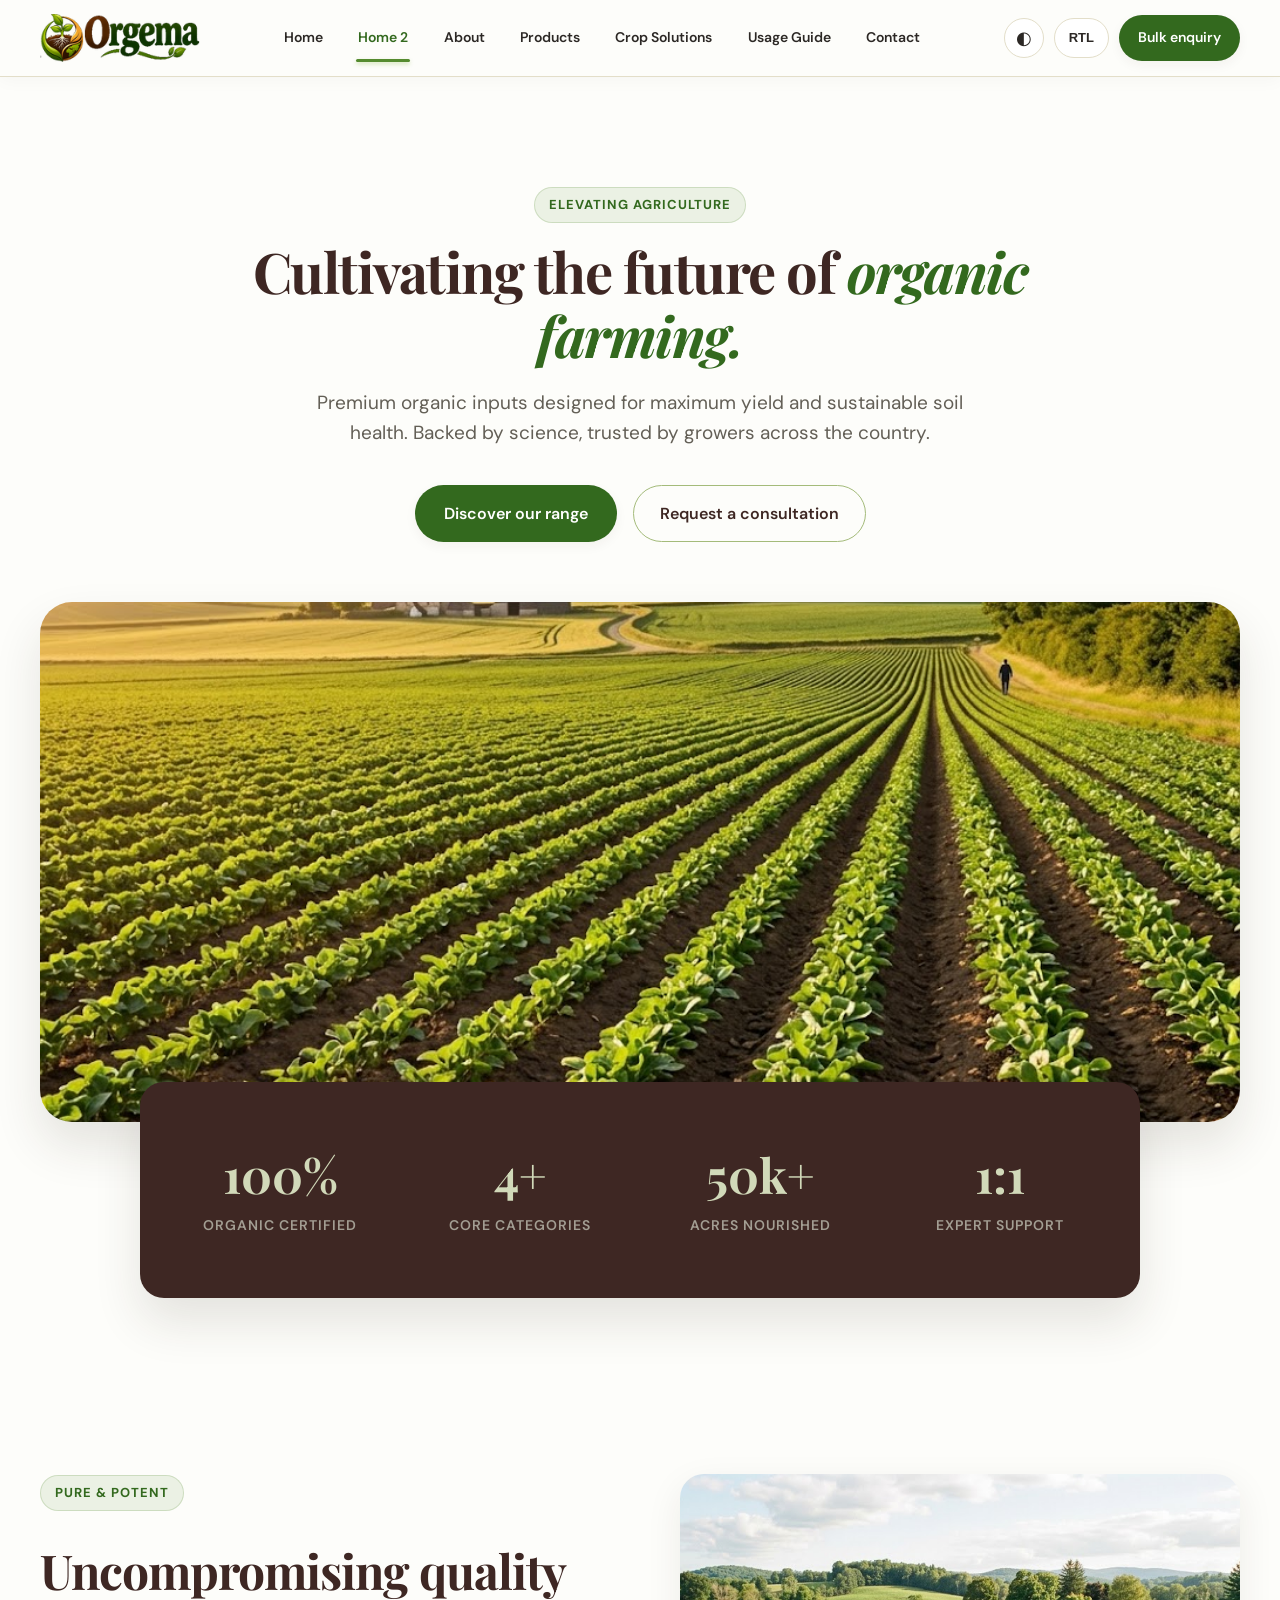
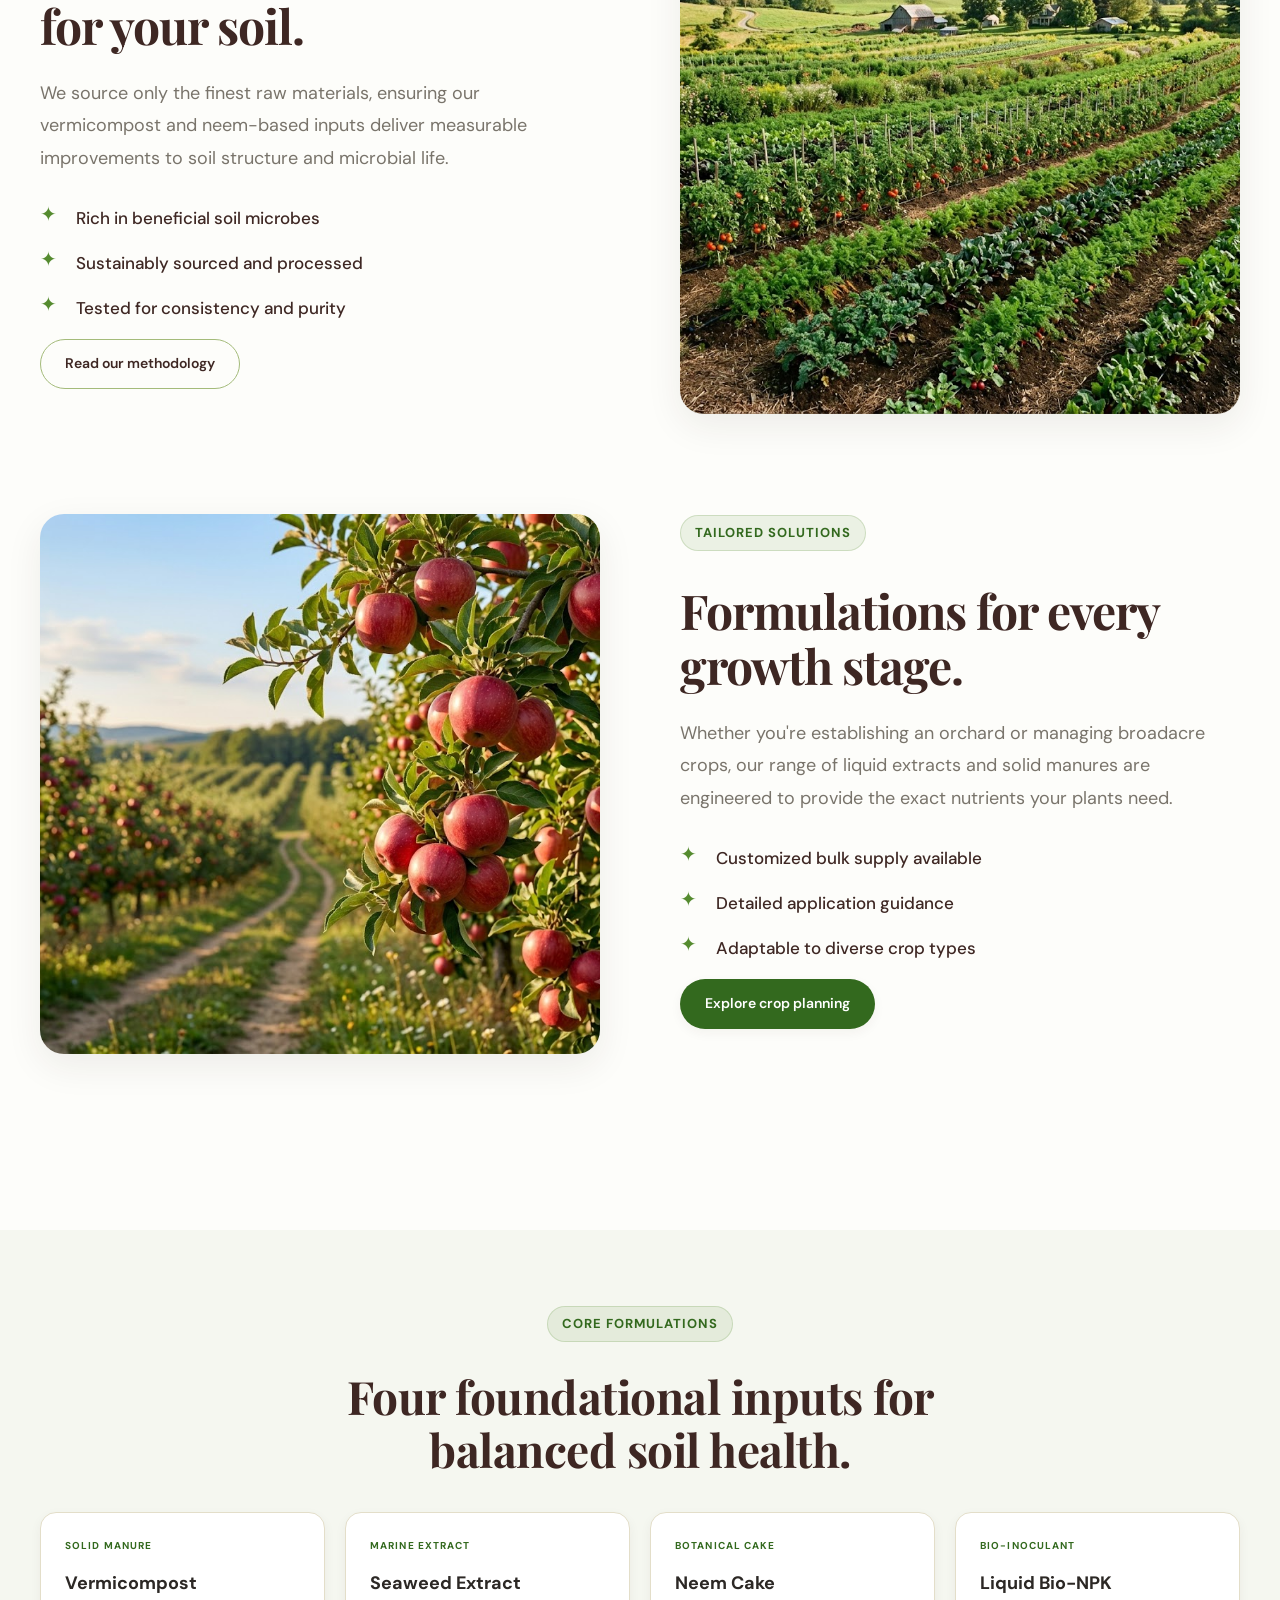
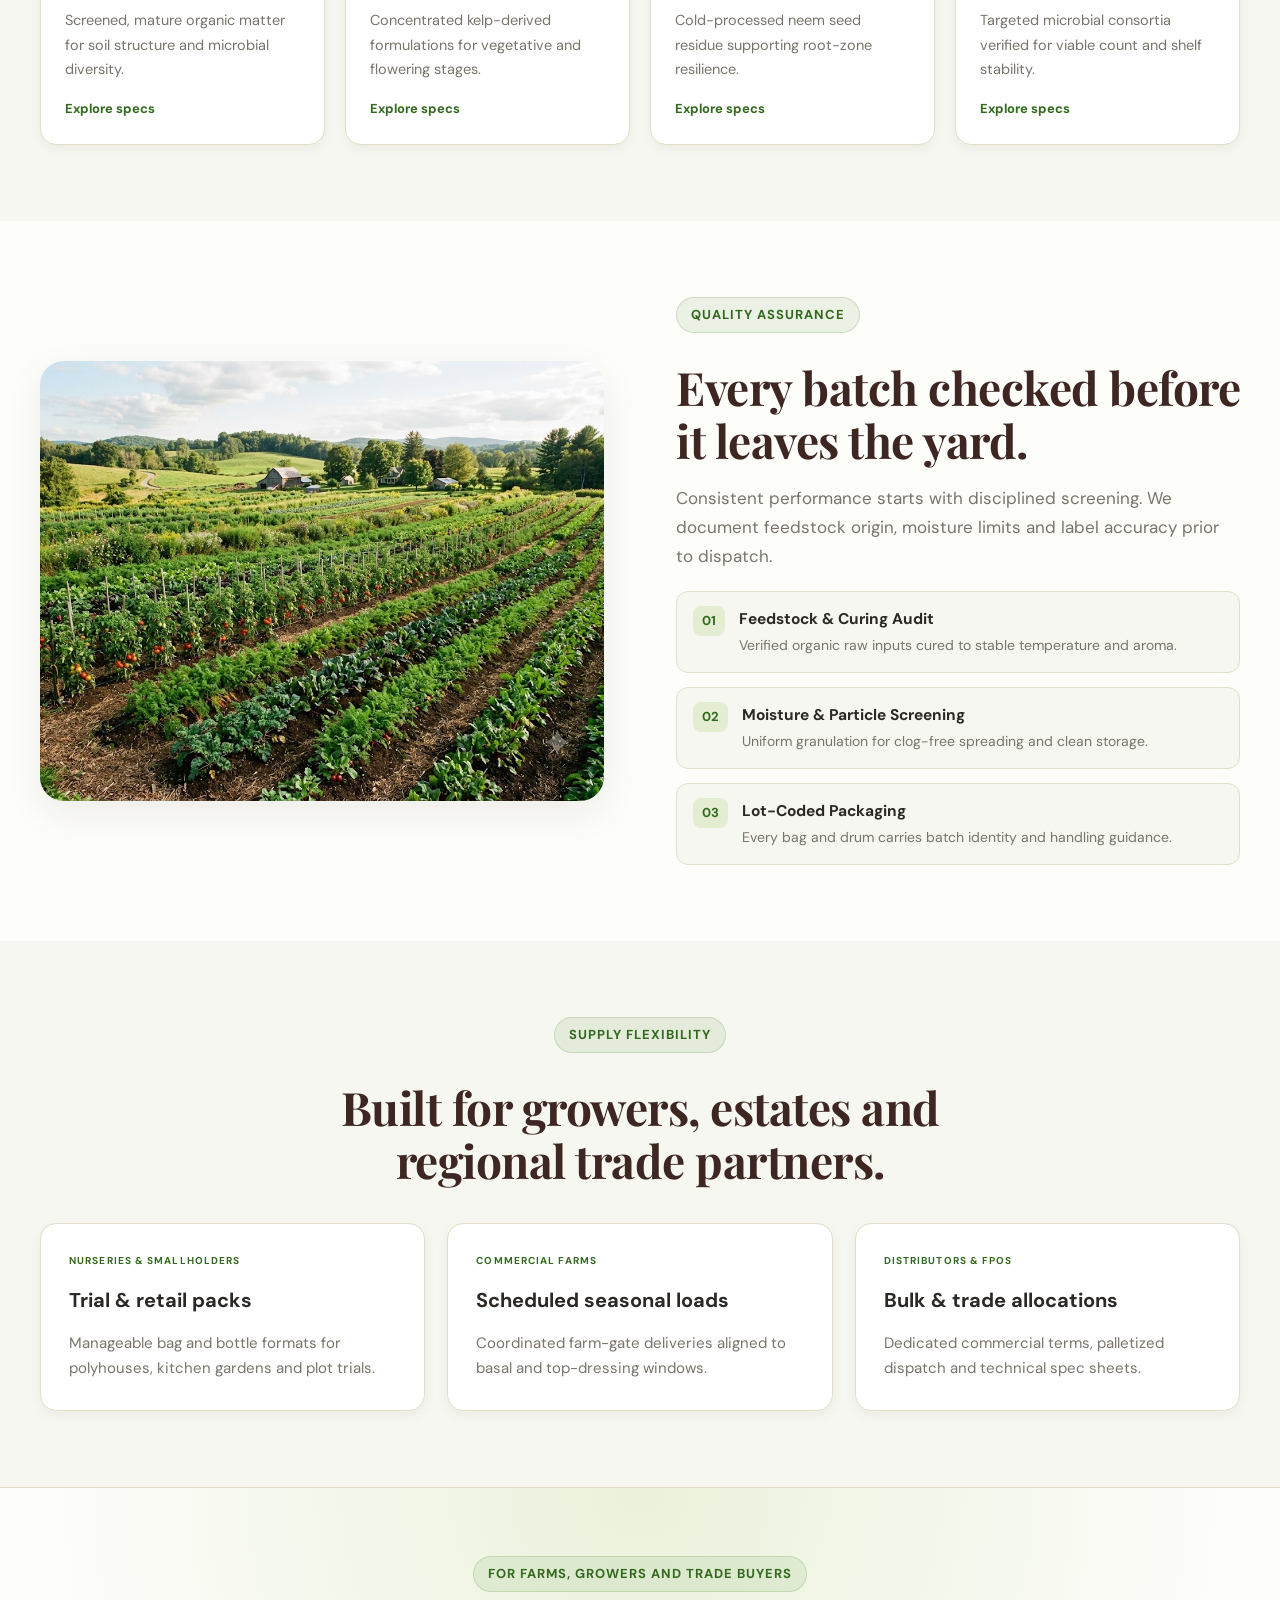
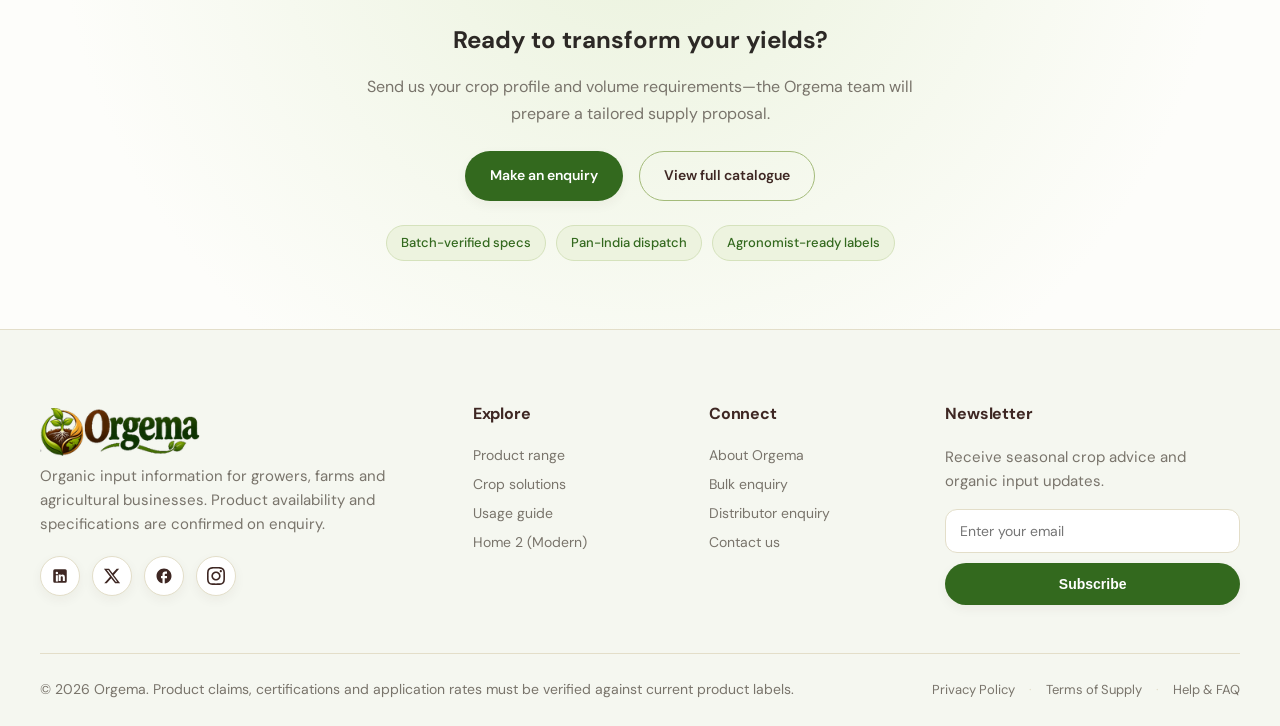
<file: home2.html>
<!doctype html>
<html lang="en">
  <head>
    <meta charset="utf-8" />
    <meta name="viewport" content="width=device-width,initial-scale=1" />
    <meta
      name="description"
      content="Premium organic soil inputs for considered growing and sustainable agriculture."
    />
    <meta name="theme-color" content="#fbfbf7" />
    <title>Organic soil inputs for modern growers | Orgema</title>
    <link rel="icon" href="assets/images/favicon.png" type="image/png" />
    <link rel="stylesheet" href="assets/css/style.css" />
    <script>
      (function () {
        if (localStorage.getItem("orgema-dir") === "rtl") {
          document.documentElement.setAttribute("dir", "rtl");
        }
        if (localStorage.getItem("orgema-theme") === "dark") {
          document.documentElement.classList.add("dark");
        }
      })();
    </script>
  </head>
  <body>
    <header class="site-header">
      <div class="wrap nav">
        <a class="brand" href="index.html" aria-label="Orgema Homepage">
          <img src="assets/images/logo.png" alt="Orgema — Organic Fertilizers and Manure" class="header-logo site-logo" />
        </a>
        <button class="menu-toggle" aria-label="Open navigation" data-menu>
          ☰
        </button>
        <nav class="nav-links">
          <a href="index.html">Home</a>
          <a class="active" href="home2.html">Home 2</a>
          <a href="about.html">About</a>
          <a href="products.html">Products</a>
          <a href="crop-solutions.html">Crop Solutions</a>
          <a href="usage-guide.html">Usage Guide</a>
          <a href="contact.html">Contact</a>
        </nav>
        <div class="nav-actions">
          <button class="theme-toggle" data-theme aria-label="Toggle colour theme" title="Toggle theme">◐</button>
          <button class="rtl-toggle" data-rtl type="button" aria-label="Toggle text direction" title="Switch to RTL">RTL</button>
          <a class="button button-green" href="contact.html#bulk">Bulk enquiry</a>
        </div>
      </div>
      <nav class="mobile-nav" data-mobile>
        <a href="index.html">Home</a>
        <a class="active" href="home2.html">Home 2</a>
        <a href="about.html">About</a>
        <a href="products.html">Products</a>
        <a href="crop-solutions.html">Crop Solutions</a>
        <a href="usage-guide.html">Usage Guide</a>
        <a href="contact.html">Contact</a>
        <a class="mobile-cta button button-green" href="contact.html#bulk">Bulk enquiry</a>
        <div class="mobile-tools">
          <button type="button" class="mobile-tool" data-theme aria-label="Toggle colour theme">◐</button>
          <button type="button" class="mobile-tool" data-rtl aria-label="Toggle text direction">RTL</button>
        </div>
      </nav>
    </header>

    <main>
      <!-- Premium Hero Section -->
      <section class="hero-centered">
        <div class="wrap text-center">
          <span class="kicker">Elevating Agriculture</span>
          <h1 class="display-title">Cultivating the future of <em>organic farming.</em></h1>
          <p class="lead-text">
            Premium organic inputs designed for maximum yield and sustainable soil health. Backed by science, trusted by growers across the country.
          </p>
          <div class="button-row justify-center">
            <a class="button button-green" href="products.html">Discover our range</a>
            <a class="button button-outline" href="contact.html#bulk">Request a consultation</a>
          </div>
        </div>
        <div class="wrap hero-wide-image">
          <img src="assets/images/hero2-farmer-in-field.jpg" alt="Farmer standing in a thriving field" onerror="this.src='assets/images/farmer-field.jpg'" />
        </div>
      </section>

      <!-- Stats Banner -->
      <section class="stats-premium">
        <div class="wrap stats-grid">
          <div>
            <h3>100%</h3>
            <p>Organic Certified</p>
          </div>
          <div>
            <h3>4+</h3>
            <p>Core Categories</p>
          </div>
          <div>
            <h3>50k+</h3>
            <p>Acres Nourished</p>
          </div>
          <div>
            <h3>1:1</h3>
            <p>Expert Support</p>
          </div>
        </div>
      </section>

      <!-- Premium Alternating Features -->
      <section class="section">
        <div class="wrap">
          <div class="feature-row">
            <div class="feature-text">
              <span class="kicker">Pure & Potent</span>
              <h2>Uncompromising quality for your soil.</h2>
              <p>
                We source only the finest raw materials, ensuring our vermicompost and neem-based inputs deliver measurable improvements to soil structure and microbial life.
              </p>
              <ul class="premium-list">
                <li>Rich in beneficial soil microbes</li>
                <li>Sustainably sourced and processed</li>
                <li>Tested for consistency and purity</li>
              </ul>
              <div class="button-row">
                <a class="button button-outline" href="about.html">Read our methodology</a>
              </div>
            </div>
            <div class="feature-image">
              <img src="assets/images/green-valley.jpg" alt="Rich green agricultural valley" onerror="this.src='assets/images/green-farm.jpg'" />
            </div>
          </div>

          <div class="feature-row reverse">
            <div class="feature-text">
              <span class="kicker">Tailored Solutions</span>
              <h2>Formulations for every growth stage.</h2>
              <p>
                Whether you're establishing an orchard or managing broadacre crops, our range of liquid extracts and solid manures are engineered to provide the exact nutrients your plants need.
              </p>
              <ul class="premium-list">
                <li>Customized bulk supply available</li>
                <li>Detailed application guidance</li>
                <li>Adaptable to diverse crop types</li>
              </ul>
              <div class="button-row">
                <a class="button button-green" href="crop-solutions.html">Explore crop planning</a>
              </div>
            </div>
            <div class="feature-image">
              <img src="assets/images/orchard-fruit.jpg" alt="Fruit growing on an orchard tree" />
            </div>
          </div>
        </div>
      </section>

      <!-- Core Categories Showcase -->
      <section class="section section-tint">
        <div class="wrap">
          <div class="section-intro">
            <span class="kicker">Core formulations</span>
            <h2>Four foundational inputs for balanced soil health.</h2>
          </div>
          <div class="pillars-grid-4">
            <article class="pillar-box">
              <span class="tag">Solid manure</span>
              <h3>Vermicompost</h3>
              <p>Screened, mature organic matter for soil structure and microbial diversity.</p>
              <a class="text-link" href="products.html#vermicompost">Explore specs</a>
            </article>
            <article class="pillar-box">
              <span class="tag">Marine extract</span>
              <h3>Seaweed Extract</h3>
              <p>Concentrated kelp-derived formulations for vegetative and flowering stages.</p>
              <a class="text-link" href="products.html#seaweed">Explore specs</a>
            </article>
            <article class="pillar-box">
              <span class="tag">Botanical cake</span>
              <h3>Neem Cake</h3>
              <p>Cold-processed neem seed residue supporting root-zone resilience.</p>
              <a class="text-link" href="products.html#neem">Explore specs</a>
            </article>
            <article class="pillar-box">
              <span class="tag">Bio-inoculant</span>
              <h3>Liquid Bio-NPK</h3>
              <p>Targeted microbial consortia verified for viable count and shelf stability.</p>
              <a class="text-link" href="products.html#bionpk">Explore specs</a>
            </article>
          </div>
        </div>
      </section>

      <!-- Quality Assurance & Batch Testing -->
      <section class="section">
        <div class="wrap split-layout">
          <img
            class="feature-photo"
            src="assets/images/farms-page-green-valley-acres.jpg"
            alt="Green valley agricultural fields under cultivation"
          />
          <div>
            <span class="kicker">Quality assurance</span>
            <h2>Every batch checked before it leaves the yard.</h2>
            <p>
              Consistent performance starts with disciplined screening. We document feedstock origin, moisture limits and label accuracy prior to dispatch.
            </p>
            <div class="qa-steps">
              <div class="qa-step">
                <span>01</span>
                <div>
                  <strong>Feedstock &amp; Curing Audit</strong>
                  <p>Verified organic raw inputs cured to stable temperature and aroma.</p>
                </div>
              </div>
              <div class="qa-step">
                <span>02</span>
                <div>
                  <strong>Moisture &amp; Particle Screening</strong>
                  <p>Uniform granulation for clog-free spreading and clean storage.</p>
                </div>
              </div>
              <div class="qa-step">
                <span>03</span>
                <div>
                  <strong>Lot-Coded Packaging</strong>
                  <p>Every bag and drum carries batch identity and handling guidance.</p>
                </div>
              </div>
            </div>
          </div>
        </div>
      </section>

      <!-- Built for Every Scale -->
      <section class="section section-tint">
        <div class="wrap">
          <div class="section-intro">
            <span class="kicker">Supply flexibility</span>
            <h2>Built for growers, estates and regional trade partners.</h2>
          </div>
          <div class="info-cards-3">
            <article class="info-card">
              <span class="tag">Nurseries &amp; smallholders</span>
              <h3>Trial &amp; retail packs</h3>
              <p>Manageable bag and bottle formats for polyhouses, kitchen gardens and plot trials.</p>
            </article>
            <article class="info-card">
              <span class="tag">Commercial farms</span>
              <h3>Scheduled seasonal loads</h3>
              <p>Coordinated farm-gate deliveries aligned to basal and top-dressing windows.</p>
            </article>
            <article class="info-card">
              <span class="tag">Distributors &amp; FPOs</span>
              <h3>Bulk &amp; trade allocations</h3>
              <p>Dedicated commercial terms, palletized dispatch and technical spec sheets.</p>
            </article>
          </div>
        </div>
      </section>

      <!-- Centered Editorial CTA Band -->
      <section class="cta-centered-band">
        <div class="wrap cta-centered-inner">
          <span class="kicker">For farms, growers and trade buyers</span>
          <h2>Ready to transform your yields?</h2>
          <p>Send us your crop profile and volume requirements—the Orgema team will prepare a tailored supply proposal.</p>
          <div class="button-row cta-centered-actions">
            <a class="button button-green" href="contact.html#bulk">Make an enquiry</a>
            <a class="button button-outline" href="products.html">View full catalogue</a>
          </div>
          <div class="cta-trust-pills">
            <span>Batch-verified specs</span>
            <span>Pan-India dispatch</span>
            <span>Agronomist-ready labels</span>
          </div>
        </div>
      </section>
    </main>

    <footer class="footer">
      <div class="wrap footer-grid">
        <div>
          <a class="footer-brand" href="index.html" aria-label="Orgema Homepage">
            <img src="assets/images/logo.png" alt="Orgema — Organic Fertilizers and Manure" class="footer-logo site-logo" />
          </a>
          <p>
            Organic input information for growers, farms and agricultural businesses. Product availability and specifications are confirmed on enquiry.
          </p>
          <div class="footer-socials">
            <a href="https://linkedin.com" target="_blank" rel="noopener noreferrer" aria-label="LinkedIn" class="social-icon linkedin" title="LinkedIn"><svg width="18" height="18" viewBox="0 0 24 24" fill="currentColor"><path d="M19 3a2 2 0 0 1 2 2v14a2 2 0 0 1-2 2H5a2 2 0 0 1-2-2V5a2 2 0 0 1 2-2h14m-.5 15.5v-5.3a3.26 3.26 0 0 0-3.26-3.26c-.85 0-1.84.52-2.28 1.3v-1.11h-2.79v8.37h2.79v-4.93c0-.77.62-1.4 1.39-1.4a1.4 1.4 0 0 1 1.4 1.4v4.93h2.75M6.46 10.9v8.37H9.2V10.9H6.46M7.83 6.45a1.64 1.64 0 1 0 0 3.28 1.64 1.64 0 0 0 0-3.28Z"/></svg></a>
            <a href="https://x.com" target="_blank" rel="noopener noreferrer" aria-label="Twitter / X" class="social-icon twitter" title="X (Twitter)"><svg width="16" height="16" viewBox="0 0 24 24" fill="currentColor"><path d="M18.244 2.25h3.308l-7.227 8.26 8.502 11.24H16.17l-5.214-6.817L4.99 21.75H1.68l7.73-8.835L1.254 2.25H8.08l4.713 6.231zm-1.161 17.52h1.833L7.084 4.126H5.117z"/></svg></a>
            <a href="https://facebook.com" target="_blank" rel="noopener noreferrer" aria-label="Facebook" class="social-icon facebook" title="Facebook"><svg width="18" height="18" viewBox="0 0 24 24" fill="currentColor"><path d="M22 12c0-5.52-4.48-10-10-10S2 6.48 2 12c0 4.84 3.44 8.87 8 9.8V15H8v-3h2V9.5C10 7.57 11.57 6 13.5 6H16v3h-2c-.55 0-1 .45-1 1v2h3v3h-3v6.95C18.05 21.45 22 17.19 22 12Z"/></svg></a>
            <a href="https://instagram.com" target="_blank" rel="noopener noreferrer" aria-label="Instagram" class="social-icon instagram" title="Instagram"><svg width="18" height="18" viewBox="0 0 24 24" fill="currentColor"><path d="M12 2.163c3.204 0 3.584.012 4.85.07 3.252.148 4.771 1.691 4.919 4.919.058 1.265.069 1.645.069 4.849 0 3.205-.012 3.584-.069 4.849-.149 3.225-1.664 4.771-4.919 4.919-1.266.058-1.644.07-4.85.07-3.204 0-3.584-.012-4.849-.07-3.26-.149-4.771-1.699-4.919-4.92-.058-1.265-.07-1.644-.07-4.849 0-3.204.013-3.583.07-4.849.149-3.227 1.664-4.771 4.919-4.919 1.266-.057 1.645-.069 4.849-.069zm0-2.163c-3.259 0-3.667.014-4.947.072-4.358.2-6.78 2.618-6.98 6.98-.059 1.281-.073 1.689-.073 4.948 0 3.259.014 3.668.072 4.948.2 4.358 2.618 6.78 6.98 6.98 1.281.058 1.689.072 4.948.072 3.259 0 3.668-.014 4.948-.072 4.354-.2 6.782-2.618 6.979-6.98.059-1.28.073-1.689.073-4.948 0-3.259-.014-3.667-.072-4.947-.196-4.354-2.617-6.78-6.979-6.98-1.281-.059-1.69-.073-4.949-.073zm0 5.838c-3.403 0-6.162 2.759-6.162 6.162s2.759 6.163 6.162 6.163 6.162-2.759 6.162-6.163c0-3.403-2.759-6.162-6.162-6.162zm0 10.162c-2.209 0-4-1.79-4-4 0-2.209 1.791-4 4-4s4 1.791 4 4c0 2.21-1.791 4-4 4zm6.406-11.845c-.796 0-1.441.645-1.441 1.44s.645 1.44 1.441 1.44c.795 0 1.439-.645 1.439-1.44s-.644-1.44-1.439-1.44z"/></svg></a>
          </div>
        </div>
        <div>
          <h4>Explore</h4>
          <a href="products.html">Product range</a>
          <a href="crop-solutions.html">Crop solutions</a>
          <a href="usage-guide.html">Usage guide</a>
          <a href="home2.html">Home 2 (Modern)</a>
        </div>
        <div>
          <h4>Connect</h4>
          <a href="about.html">About Orgema</a>
          <a href="contact.html#bulk">Bulk enquiry</a>
          <a href="contact.html#distributor">Distributor enquiry</a>
          <a href="contact.html">Contact us</a>
        </div>
        <div>
          <h4>Newsletter</h4>
          <p>Receive seasonal crop advice and organic input updates.</p>
          <form class="footer-newsletter" data-demo>
            <input
              type="email"
              placeholder="Enter your email"
              required
              aria-label="Email address"
            />
            <button type="submit" class="button button-green">
              Subscribe
            </button>
          </form>
        </div>
      </div>
      <div class="wrap footer-bottom">
        <span>© 2026 Orgema. Product claims, certifications and application rates must be verified against current product labels.</span>
        <div class="footer-legal">
          <a href="usage-guide.html">Privacy Policy</a>
          <span class="sep">·</span>
          <a href="usage-guide.html">Terms of Supply</a>
          <span class="sep">·</span>
          <a href="contact.html">Help & FAQ</a>
        </div>
      </div>
    </footer>
    <button class="back-to-top" id="backToTop" aria-label="Back to top" title="Back to top">
      <svg width="20" height="20" viewBox="0 0 24 24" fill="none" stroke="currentColor" stroke-width="2.5"
        stroke-linecap="round" stroke-linejoin="round">
        <polyline points="18 15 12 9 6 15"></polyline>
      </svg>
    </button>
    <script src="assets/js/main.js"></script>
  </body>
</html>
</file>
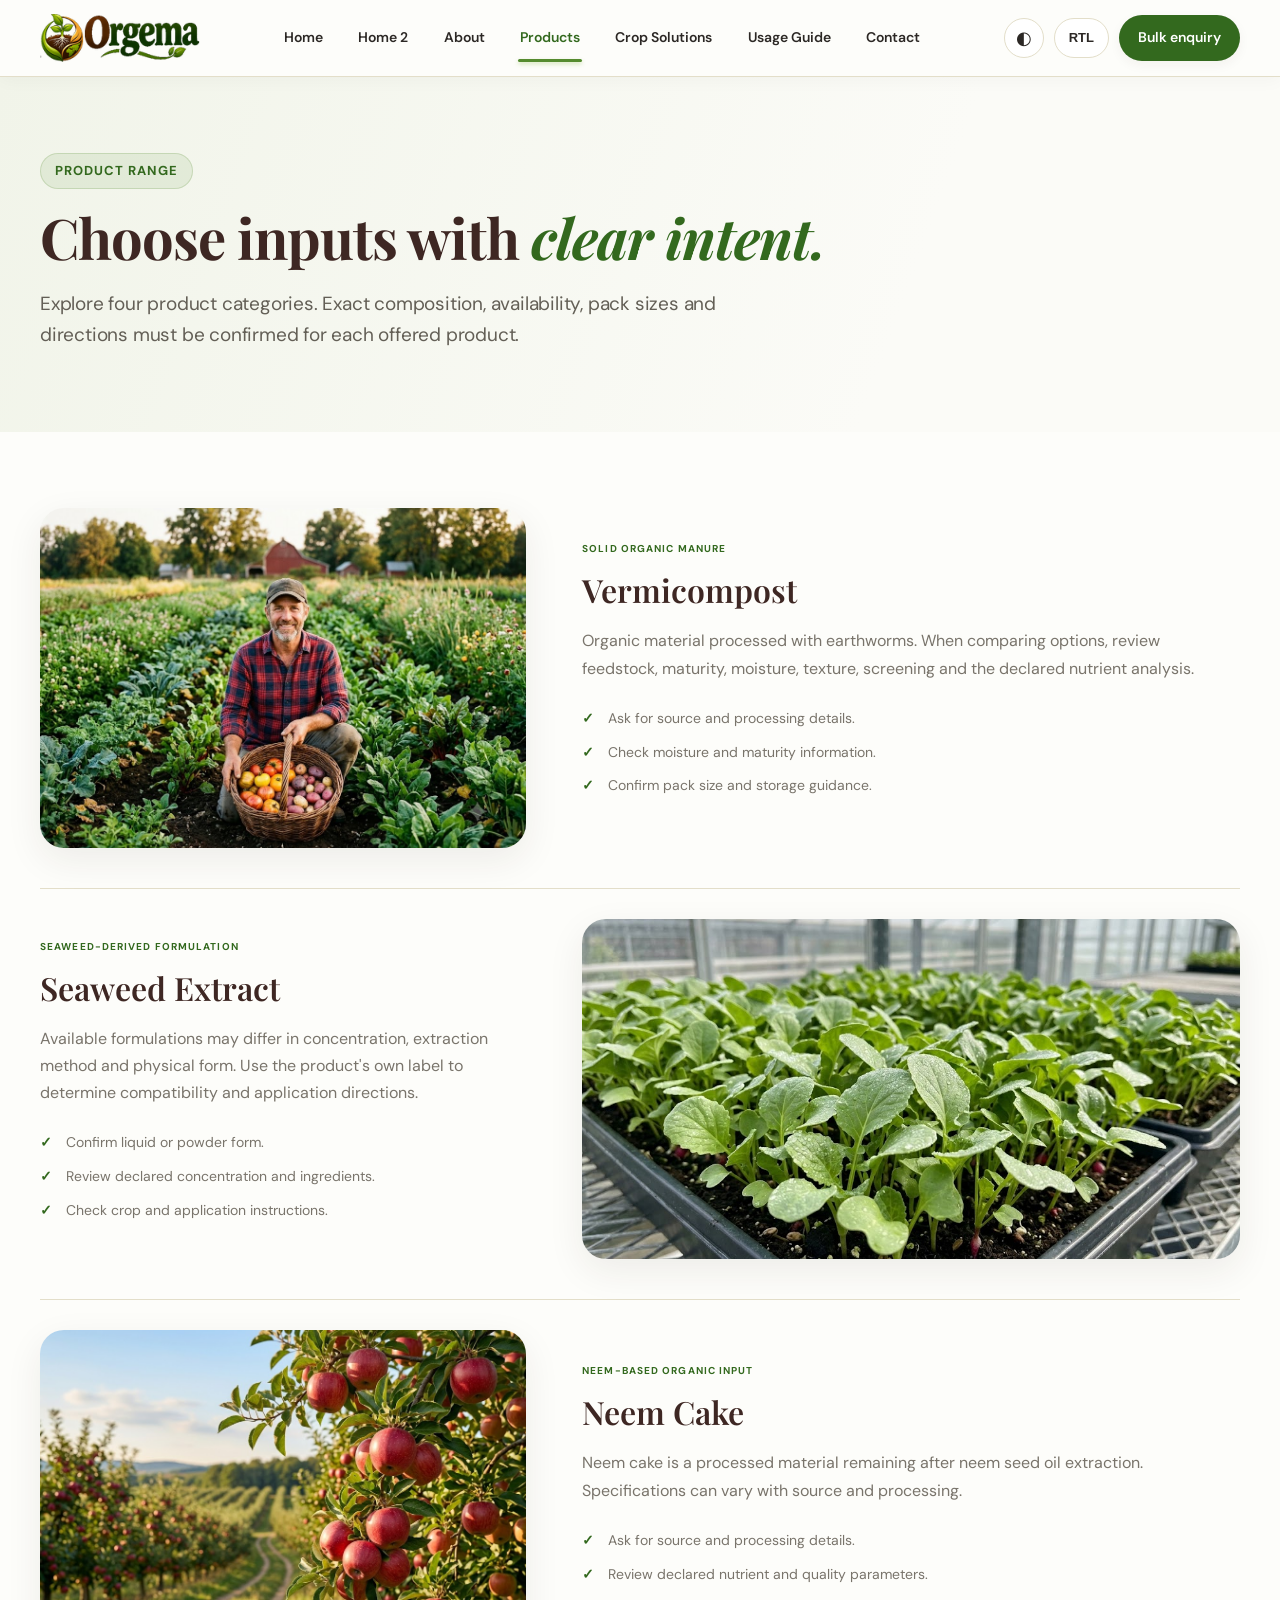
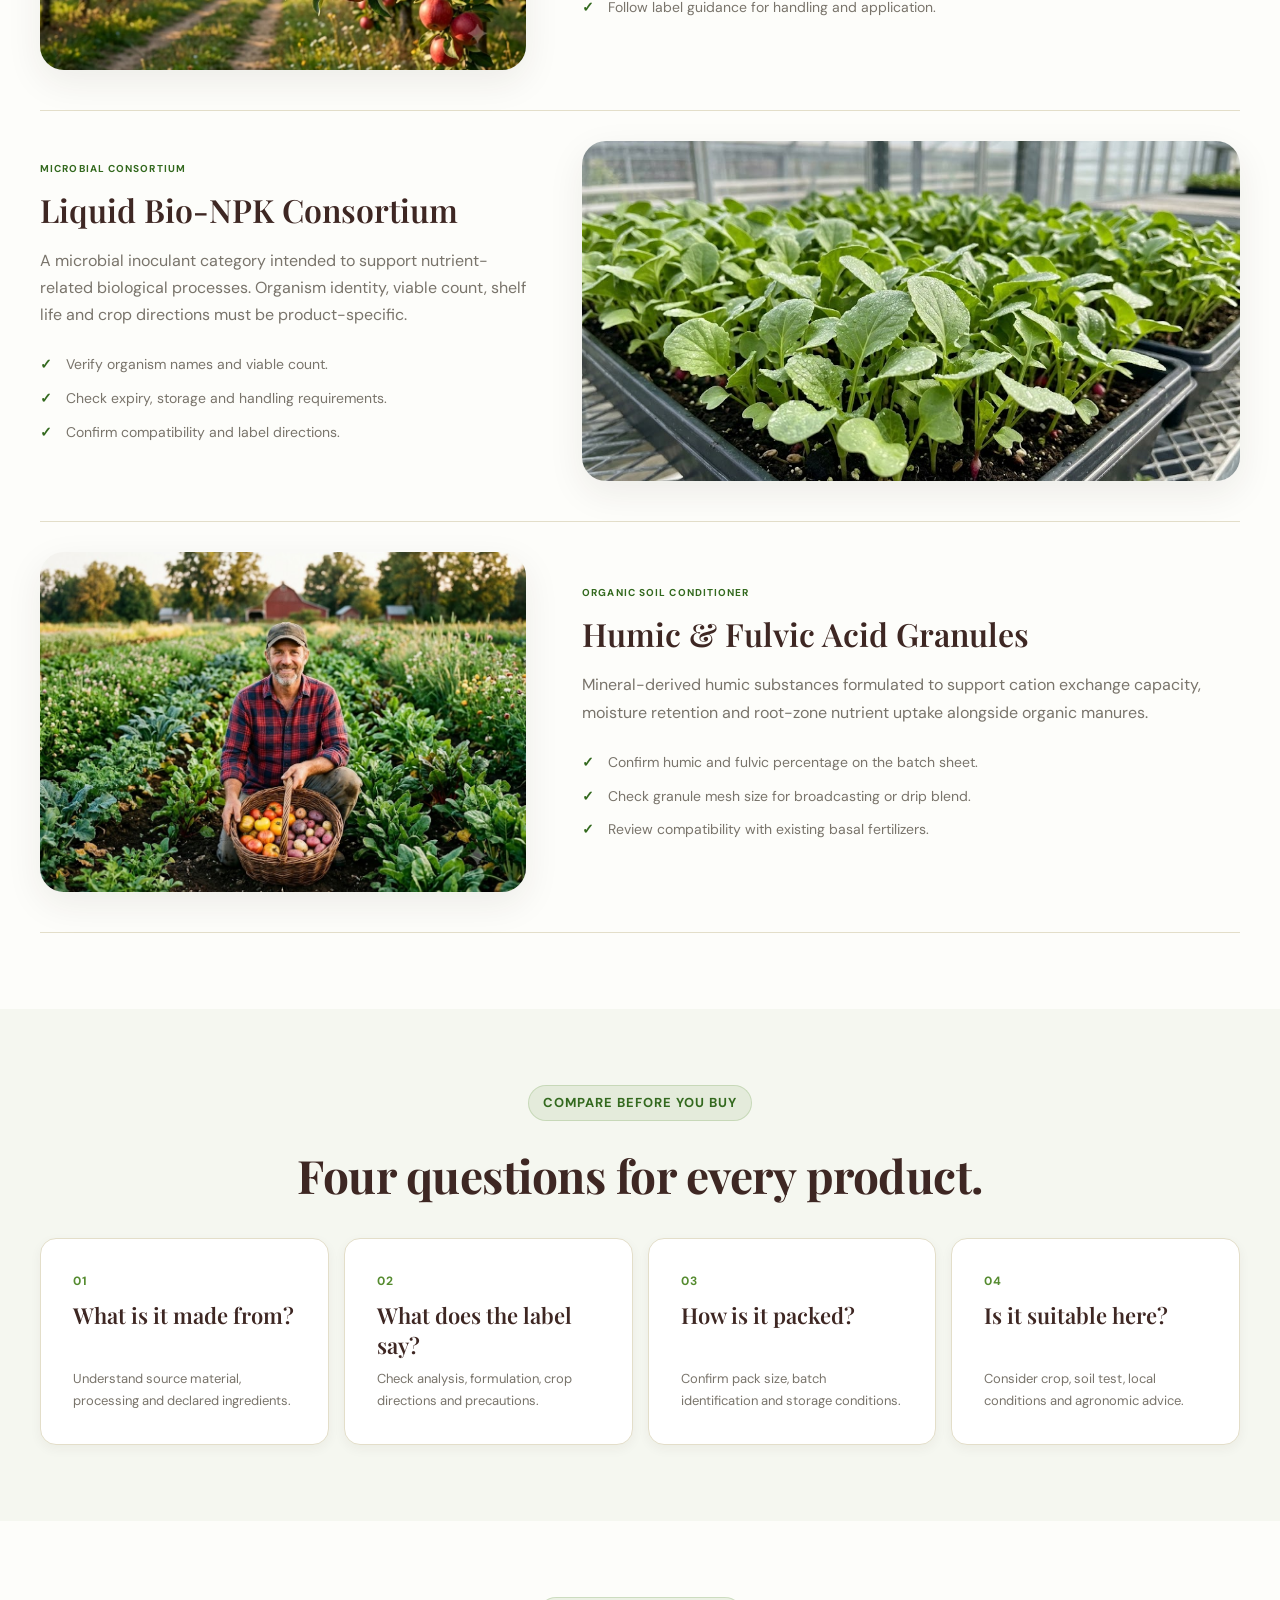
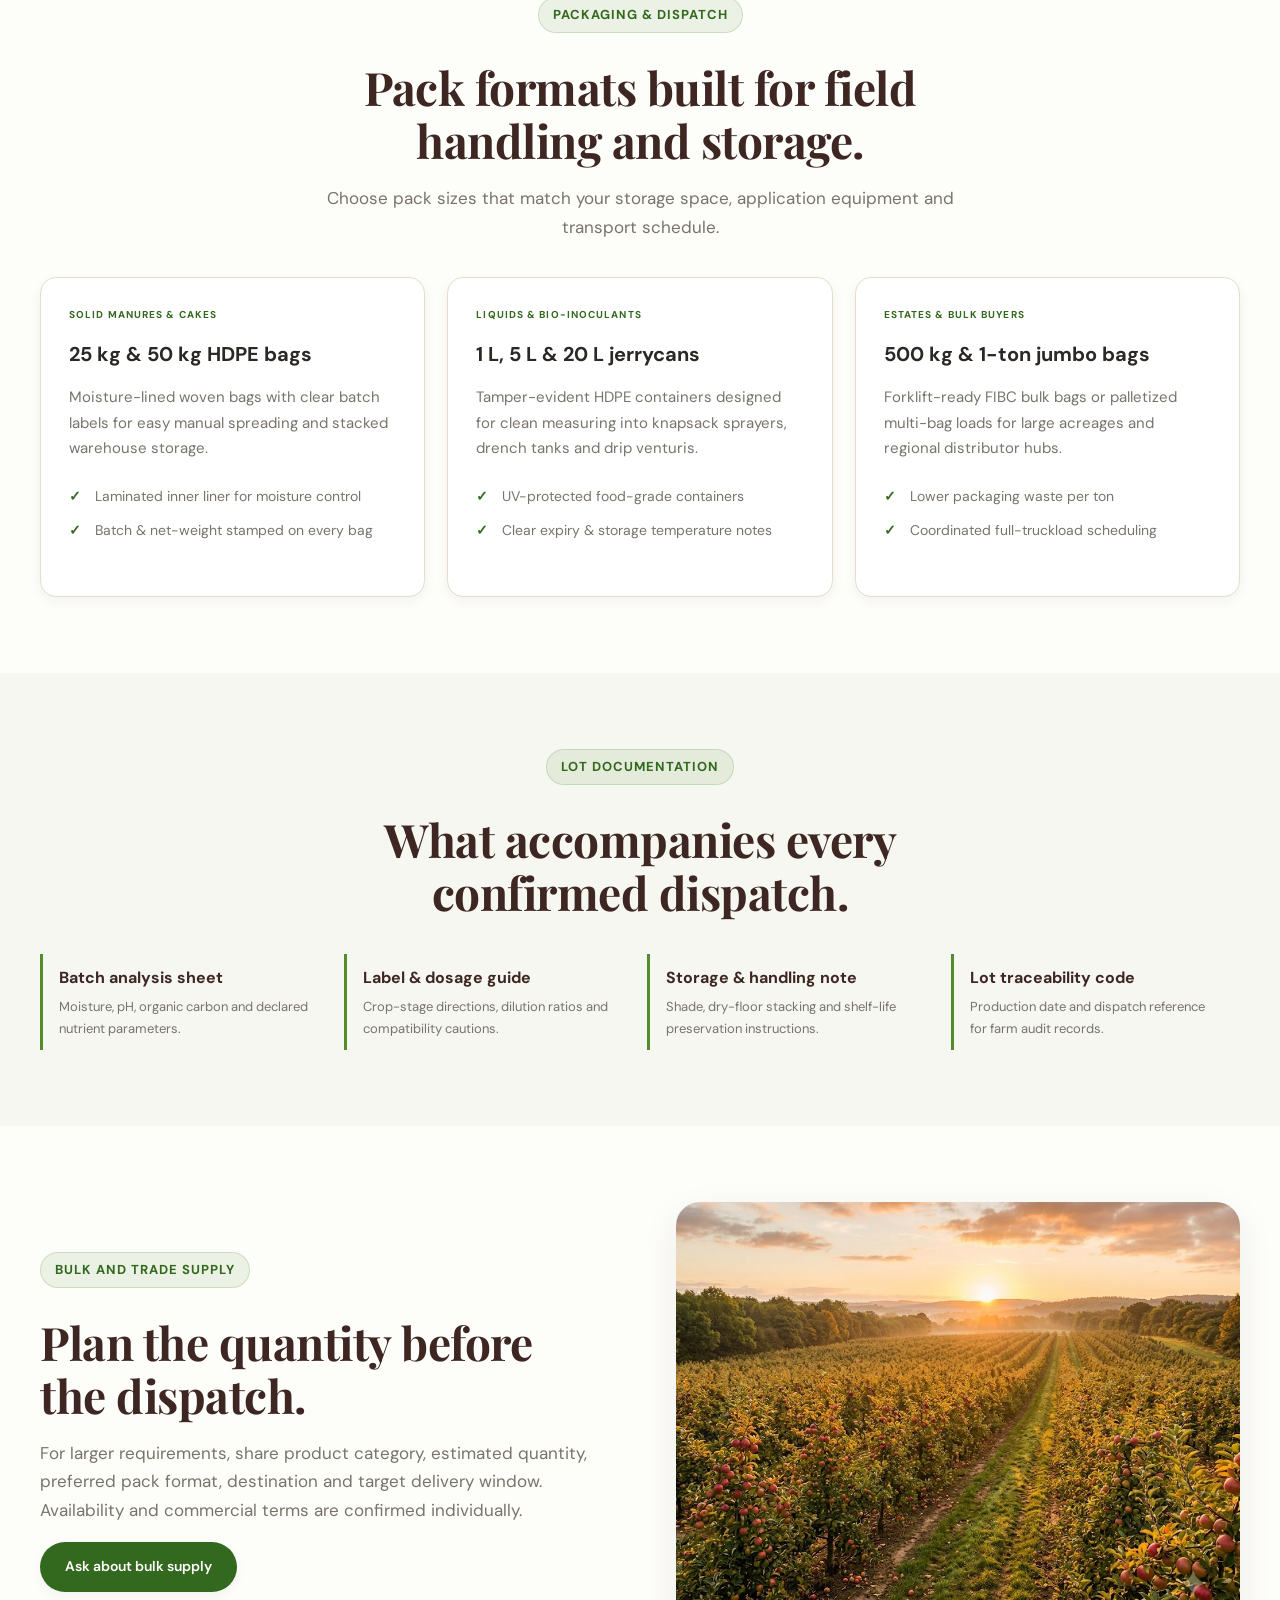
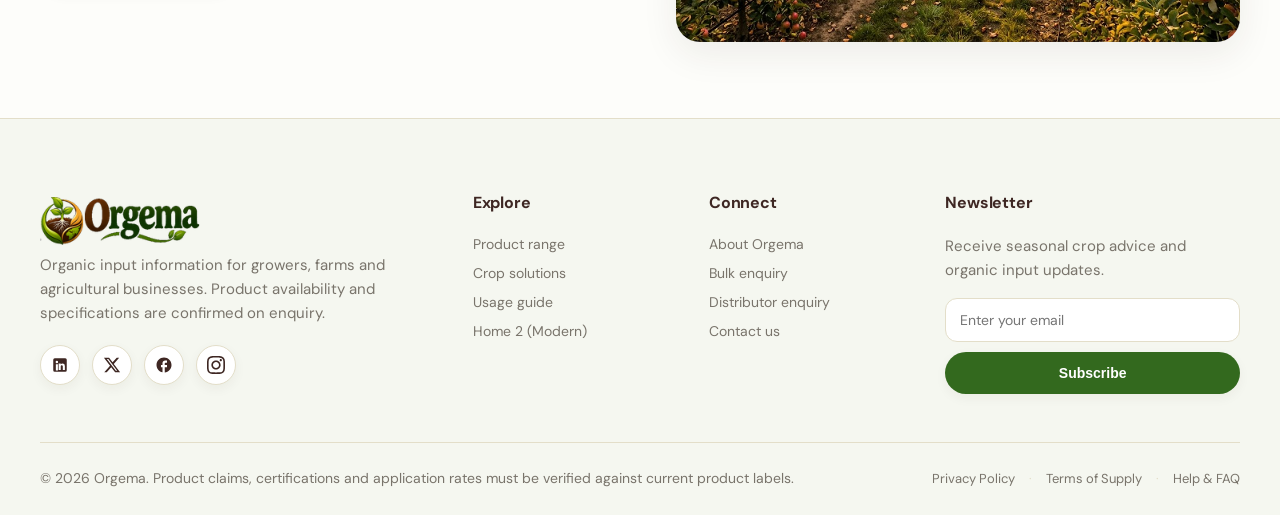
<file: products.html>
<!doctype html>
<html lang="en">
  <head>
    <meta charset="utf-8" />
    <meta name="viewport" content="width=device-width,initial-scale=1" />
    <meta
      name="description"
      content="Explore vermicompost, seaweed extract, neem cake and liquid Bio-NPK consortium product categories."
    />
    <meta name="theme-color" content="#fbfbf7" />
    <title>Organic fertilizer and manure range | Orgema</title>
    <link rel="icon" href="assets/images/favicon.png" type="image/png" />
    <link rel="stylesheet" href="assets/css/style.css" />
    <script>
      (function () {
        if (localStorage.getItem("orgema-dir") === "rtl") {
          document.documentElement.setAttribute("dir", "rtl");
        }
        if (localStorage.getItem("orgema-theme") === "dark") {
          document.documentElement.classList.add("dark");
        }
      })();
    </script>
  </head>
  <body>
    <header class="site-header">
      <div class="wrap nav">
        <a class="brand" href="index.html" aria-label="Orgema Homepage">
          <img
            src="assets/images/logo.png"
            alt="Orgema — Organic Fertilizers and Manure"
            class="header-logo site-logo"
          />
        </a><button class="menu-toggle" aria-label="Open navigation" data-menu>
          ☰
        </button>
        <nav class="nav-links">
          <a class="" href="index.html">Home</a
          ><a class="" href="home2.html">Home 2</a
          ><a class="" href="about.html">About</a
          ><a class="active" href="products.html">Products</a
          ><a class="" href="crop-solutions.html">Crop Solutions</a
          ><a class="" href="usage-guide.html">Usage Guide</a
          ><a class="" href="contact.html">Contact</a>
        </nav>
        <div class="nav-actions">
          <button
            class="theme-toggle"
            data-theme
            aria-label="Toggle colour theme"
            title="Toggle theme"
          >
            ◐</button
          >
          <button class="rtl-toggle" data-rtl type="button" aria-label="Toggle text direction" title="Switch to RTL">RTL</button><a class="button button-green" href="contact.html#bulk"
            >Bulk enquiry</a
          >
        </div>
      </div>
      <nav class="mobile-nav" data-mobile>
        <a class="" href="index.html">Home</a
        ><a class="" href="home2.html">Home 2</a
        ><a class="" href="about.html">About</a
        ><a class="active" href="products.html">Products</a
        ><a class="" href="crop-solutions.html">Crop Solutions</a
        ><a class="" href="usage-guide.html">Usage Guide</a
        ><a class="" href="contact.html">Contact</a
        ><a class="mobile-cta button button-green" href="contact.html#bulk"
          >Bulk enquiry</a
        >
        <div class="mobile-tools">
          <button type="button" class="mobile-tool" data-theme aria-label="Toggle colour theme">◐</button>
          <button type="button" class="mobile-tool" data-rtl aria-label="Toggle text direction">RTL</button>
        </div>
      </nav>
    </header>
    <main>
      <section class="page-hero">
        <div class="wrap">
          <span class="kicker">Product range</span>
          <h1>Choose inputs with <em>clear intent.</em></h1>
          <p>
            Explore four product categories. Exact composition, availability,
            pack sizes and directions must be confirmed for each offered
            product.
          </p>
        </div>
      </section>
      <section class="section">
        <div class="wrap product-detail-list">
          <article class="detail-row" id="vermicompost">
            <img
              src="assets/images/green-farm.jpg"
              alt="Dark organic compost texture"
            />
            <div>
              <span class="tag">Solid organic manure</span>
              <h2>Vermicompost</h2>
              <p>
                Organic material processed with earthworms. When comparing
                options, review feedstock, maturity, moisture, texture,
                screening and the declared nutrient analysis.
              </p>
              <ul class="check-list">
                <li>Ask for source and processing details.</li>
                <li>Check moisture and maturity information.</li>
                <li>Confirm pack size and storage guidance.</li>
              </ul>
            </div>
          </article>
          <article class="detail-row reverse" id="seaweed">
            <img
              src="assets/images/young-greens.jpg"
              alt="Fresh green foliage"
            />
            <div>
              <span class="tag">Seaweed-derived formulation</span>
              <h2>Seaweed Extract</h2>
              <p>
                Available formulations may differ in concentration, extraction
                method and physical form. Use the product's own label to
                determine compatibility and application directions.
              </p>
              <ul class="check-list">
                <li>Confirm liquid or powder form.</li>
                <li>Review declared concentration and ingredients.</li>
                <li>Check crop and application instructions.</li>
              </ul>
            </div>
          </article>
          <article class="detail-row" id="neem">
            <img
              src="assets/images/orchard-fruit.jpg"
              alt="Healthy orchard canopy"
            />
            <div>
              <span class="tag">Neem-based organic input</span>
              <h2>Neem Cake</h2>
              <p>
                Neem cake is a processed material remaining after neem seed oil
                extraction. Specifications can vary with source and processing.
              </p>
              <ul class="check-list">
                <li>Ask for source and processing details.</li>
                <li>Review declared nutrient and quality parameters.</li>
                <li>Follow label guidance for handling and application.</li>
              </ul>
            </div>
          </article>
          <article class="detail-row reverse" id="bionpk">
            <img
              src="assets/images/farm-microgreens-growing.jpg"
              alt="Young plants growing in a nursery"
            />
            <div>
              <span class="tag">Microbial consortium</span>
              <h2>Liquid Bio-NPK Consortium</h2>
              <p>
                A microbial inoculant category intended to support
                nutrient-related biological processes. Organism identity, viable
                count, shelf life and crop directions must be product-specific.
              </p>
              <ul class="check-list">
                <li>Verify organism names and viable count.</li>
                <li>Check expiry, storage and handling requirements.</li>
                <li>Confirm compatibility and label directions.</li>
              </ul>
            </div>
          </article>
          <article class="detail-row" id="humic">
            <img
              src="assets/images/green-farm.jpg"
              alt="Healthy cultivated soil and green crop rows"
            />
            <div>
              <span class="tag">Organic soil conditioner</span>
              <h2>Humic &amp; Fulvic Acid Granules</h2>
              <p>
                Mineral-derived humic substances formulated to support cation
                exchange capacity, moisture retention and root-zone nutrient
                uptake alongside organic manures.
              </p>
              <ul class="check-list">
                <li>Confirm humic and fulvic percentage on the batch sheet.</li>
                <li>Check granule mesh size for broadcasting or drip blend.</li>
                <li>Review compatibility with existing basal fertilizers.</li>
              </ul>
            </div>
          </article>
        </div>
      </section>
      <section class="section section-tint">
        <div class="wrap">
          <div class="section-intro">
            <span class="kicker">Compare before you buy</span>
            <h2>Four questions for every product.</h2>
          </div>
          <div class="question-grid">
            <article>
              <span>01</span>
              <h3>What is it made from?</h3>
              <p>
                Understand source material, processing and declared ingredients.
              </p>
            </article>
            <article>
              <span>02</span>
              <h3>What does the label say?</h3>
              <p>
                Check analysis, formulation, crop directions and precautions.
              </p>
            </article>
            <article>
              <span>03</span>
              <h3>How is it packed?</h3>
              <p>
                Confirm pack size, batch identification and storage conditions.
              </p>
            </article>
            <article>
              <span>04</span>
              <h3>Is it suitable here?</h3>
              <p>
                Consider crop, soil test, local conditions and agronomic advice.
              </p>
            </article>
          </div>
        </div>
      </section>
      <section class="section">
        <div class="wrap">
          <div class="section-intro">
            <span class="kicker">Packaging &amp; dispatch</span>
            <h2>Pack formats built for field handling and storage.</h2>
            <p>
              Choose pack sizes that match your storage space, application
              equipment and transport schedule.
            </p>
          </div>
          <div class="info-cards-3">
            <article class="info-card">
              <span class="tag">Solid manures &amp; cakes</span>
              <h3>25 kg &amp; 50 kg HDPE bags</h3>
              <p>
                Moisture-lined woven bags with clear batch labels for easy manual
                spreading and stacked warehouse storage.
              </p>
              <ul class="check-list">
                <li>Laminated inner liner for moisture control</li>
                <li>Batch &amp; net-weight stamped on every bag</li>
              </ul>
            </article>
            <article class="info-card">
              <span class="tag">Liquids &amp; bio-inoculants</span>
              <h3>1 L, 5 L &amp; 20 L jerrycans</h3>
              <p>
                Tamper-evident HDPE containers designed for clean measuring into
                knapsack sprayers, drench tanks and drip venturis.
              </p>
              <ul class="check-list">
                <li>UV-protected food-grade containers</li>
                <li>Clear expiry &amp; storage temperature notes</li>
              </ul>
            </article>
            <article class="info-card">
              <span class="tag">Estates &amp; bulk buyers</span>
              <h3>500 kg &amp; 1-ton jumbo bags</h3>
              <p>
                Forklift-ready FIBC bulk bags or palletized multi-bag loads for
                large acreages and regional distributor hubs.
              </p>
              <ul class="check-list">
                <li>Lower packaging waste per ton</li>
                <li>Coordinated full-truckload scheduling</li>
              </ul>
            </article>
          </div>
        </div>
      </section>
      <section class="section section-tint">
        <div class="wrap">
          <div class="section-intro">
            <span class="kicker">Lot documentation</span>
            <h2>What accompanies every confirmed dispatch.</h2>
          </div>
          <div class="verify-grid">
            <div>
              <b>Batch analysis sheet</b>
              <p>Moisture, pH, organic carbon and declared nutrient parameters.</p>
            </div>
            <div>
              <b>Label &amp; dosage guide</b>
              <p>Crop-stage directions, dilution ratios and compatibility cautions.</p>
            </div>
            <div>
              <b>Storage &amp; handling note</b>
              <p>Shade, dry-floor stacking and shelf-life preservation instructions.</p>
            </div>
            <div>
              <b>Lot traceability code</b>
              <p>Production date and dispatch reference for farm audit records.</p>
            </div>
          </div>
        </div>
      </section>
      <section class="section">
        <div class="wrap split-layout">
          <div>
            <span class="kicker">Bulk and trade supply</span>
            <h2>Plan the quantity before the dispatch.</h2>
            <p>
              For larger requirements, share product category, estimated
              quantity, preferred pack format, destination and target delivery
              window. Availability and commercial terms are confirmed
              individually.
            </p>
            <a class="button button-green" href="contact.html#bulk"
              >Ask about bulk supply</a
            >
          </div>
          <img
            class="feature-photo"
            src="assets/images/sunrise-farm.jpg"
            alt="Farm landscape in early morning light"
          />
        </div>
      </section>
    </main>
    <footer class="footer">
      <div class="wrap footer-grid">
        <div>
          <a class="footer-brand" href="index.html" aria-label="Orgema Homepage">
            <img
              src="assets/images/logo.png"
              alt="Orgema — Organic Fertilizers and Manure"
              class="footer-logo site-logo"
            />
          </a>
          <p>
            Organic input information for growers, farms and agricultural
            businesses. Product availability and specifications are confirmed on
            enquiry.
          </p>
          <div class="footer-socials">
            <a href="https://linkedin.com" target="_blank" rel="noopener noreferrer" aria-label="LinkedIn" class="social-icon linkedin" title="LinkedIn"><svg width="18" height="18" viewBox="0 0 24 24" fill="currentColor"><path d="M19 3a2 2 0 0 1 2 2v14a2 2 0 0 1-2 2H5a2 2 0 0 1-2-2V5a2 2 0 0 1 2-2h14m-.5 15.5v-5.3a3.26 3.26 0 0 0-3.26-3.26c-.85 0-1.84.52-2.28 1.3v-1.11h-2.79v8.37h2.79v-4.93c0-.77.62-1.4 1.39-1.4a1.4 1.4 0 0 1 1.4 1.4v4.93h2.75M6.46 10.9v8.37H9.2V10.9H6.46M7.83 6.45a1.64 1.64 0 1 0 0 3.28 1.64 1.64 0 0 0 0-3.28Z"/></svg></a>
            <a href="https://x.com" target="_blank" rel="noopener noreferrer" aria-label="Twitter / X" class="social-icon twitter" title="X (Twitter)"><svg width="16" height="16" viewBox="0 0 24 24" fill="currentColor"><path d="M18.244 2.25h3.308l-7.227 8.26 8.502 11.24H16.17l-5.214-6.817L4.99 21.75H1.68l7.73-8.835L1.254 2.25H8.08l4.713 6.231zm-1.161 17.52h1.833L7.084 4.126H5.117z"/></svg></a>
            <a href="https://facebook.com" target="_blank" rel="noopener noreferrer" aria-label="Facebook" class="social-icon facebook" title="Facebook"><svg width="18" height="18" viewBox="0 0 24 24" fill="currentColor"><path d="M22 12c0-5.52-4.48-10-10-10S2 6.48 2 12c0 4.84 3.44 8.87 8 9.8V15H8v-3h2V9.5C10 7.57 11.57 6 13.5 6H16v3h-2c-.55 0-1 .45-1 1v2h3v3h-3v6.95C18.05 21.45 22 17.19 22 12Z"/></svg></a>
            <a href="https://instagram.com" target="_blank" rel="noopener noreferrer" aria-label="Instagram" class="social-icon instagram" title="Instagram"><svg width="18" height="18" viewBox="0 0 24 24" fill="currentColor"><path d="M12 2.163c3.204 0 3.584.012 4.85.07 3.252.148 4.771 1.691 4.919 4.919.058 1.265.069 1.645.069 4.849 0 3.205-.012 3.584-.069 4.849-.149 3.225-1.664 4.771-4.919 4.919-1.266.058-1.644.07-4.85.07-3.204 0-3.584-.012-4.849-.07-3.26-.149-4.771-1.699-4.919-4.92-.058-1.265-.07-1.644-.07-4.849 0-3.204.013-3.583.07-4.849.149-3.227 1.664-4.771 4.919-4.919 1.266-.057 1.645-.069 4.849-.069zm0-2.163c-3.259 0-3.667.014-4.947.072-4.358.2-6.78 2.618-6.98 6.98-.059 1.281-.073 1.689-.073 4.948 0 3.259.014 3.668.072 4.948.2 4.358 2.618 6.78 6.98 6.98 1.281.058 1.689.072 4.948.072 3.259 0 3.668-.014 4.948-.072 4.354-.2 6.782-2.618 6.979-6.98.059-1.28.073-1.689.073-4.948 0-3.259-.014-3.667-.072-4.947-.196-4.354-2.617-6.78-6.979-6.98-1.281-.059-1.69-.073-4.949-.073zm0 5.838c-3.403 0-6.162 2.759-6.162 6.162s2.759 6.163 6.162 6.163 6.162-2.759 6.162-6.163c0-3.403-2.759-6.162-6.162-6.162zm0 10.162c-2.209 0-4-1.79-4-4 0-2.209 1.791-4 4-4s4 1.791 4 4c0 2.21-1.791 4-4 4zm6.406-11.845c-.796 0-1.441.645-1.441 1.44s.645 1.44 1.441 1.44c.795 0 1.439-.645 1.439-1.44s-.644-1.44-1.439-1.44z"/></svg></a>
          </div>
        </div>
        <div>
          <h4>Explore</h4>
          <a href="products.html">Product range</a
          ><a href="crop-solutions.html">Crop solutions</a
          ><a href="usage-guide.html">Usage guide</a
          ><a href="home2.html">Home 2 (Modern)</a>
        </div>
        <div>
          <h4>Connect</h4>
          <a href="about.html">About Orgema</a
          ><a href="contact.html#bulk">Bulk enquiry</a
          ><a href="contact.html#distributor">Distributor enquiry</a
          ><a href="contact.html">Contact us</a>
        </div>
        <div>
          <h4>Newsletter</h4>
          <p>Receive seasonal crop advice and organic input updates.</p>
          <form class="footer-newsletter" data-demo>
            <input
              type="email"
              placeholder="Enter your email"
              required
              aria-label="Email address"
            />
            <button type="submit" class="button button-green">
              Subscribe
            </button>
          </form>
        </div>
      </div>
      <div class="wrap footer-bottom">
        <span>© 2026 Orgema. Product claims, certifications and application rates must be verified against current product labels.</span>
        <div class="footer-legal">
          <a href="usage-guide.html">Privacy Policy</a>
          <span class="sep">·</span>
          <a href="usage-guide.html">Terms of Supply</a>
          <span class="sep">·</span>
          <a href="contact.html">Help & FAQ</a>
        </div>
      </div>
    </footer>
    <button class="back-to-top" id="backToTop" aria-label="Back to top" title="Back to top">
      <svg width="20" height="20" viewBox="0 0 24 24" fill="none" stroke="currentColor" stroke-width="2.5" stroke-linecap="round" stroke-linejoin="round">
        <polyline points="18 15 12 9 6 15"></polyline>
      </svg>
    </button>
    <script src="assets/js/main.js"></script>
  </body>
</html>
</file>
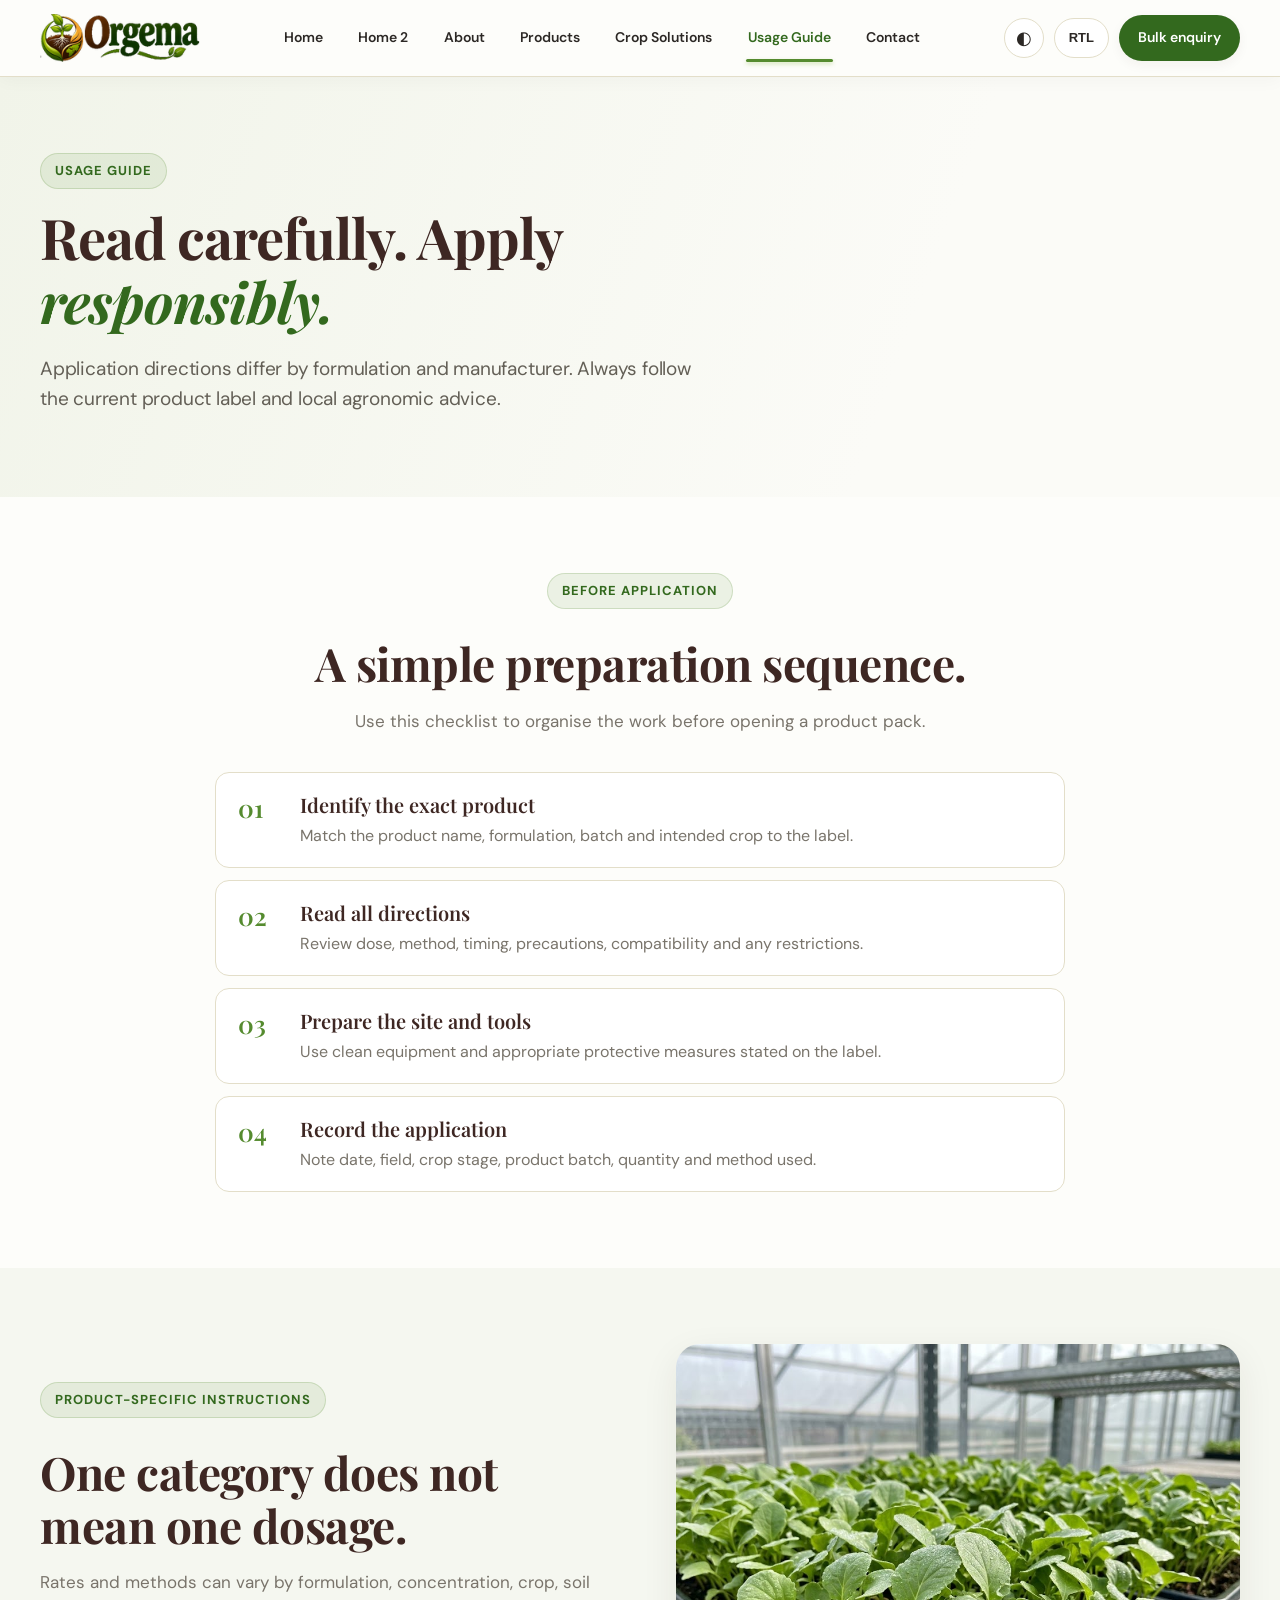
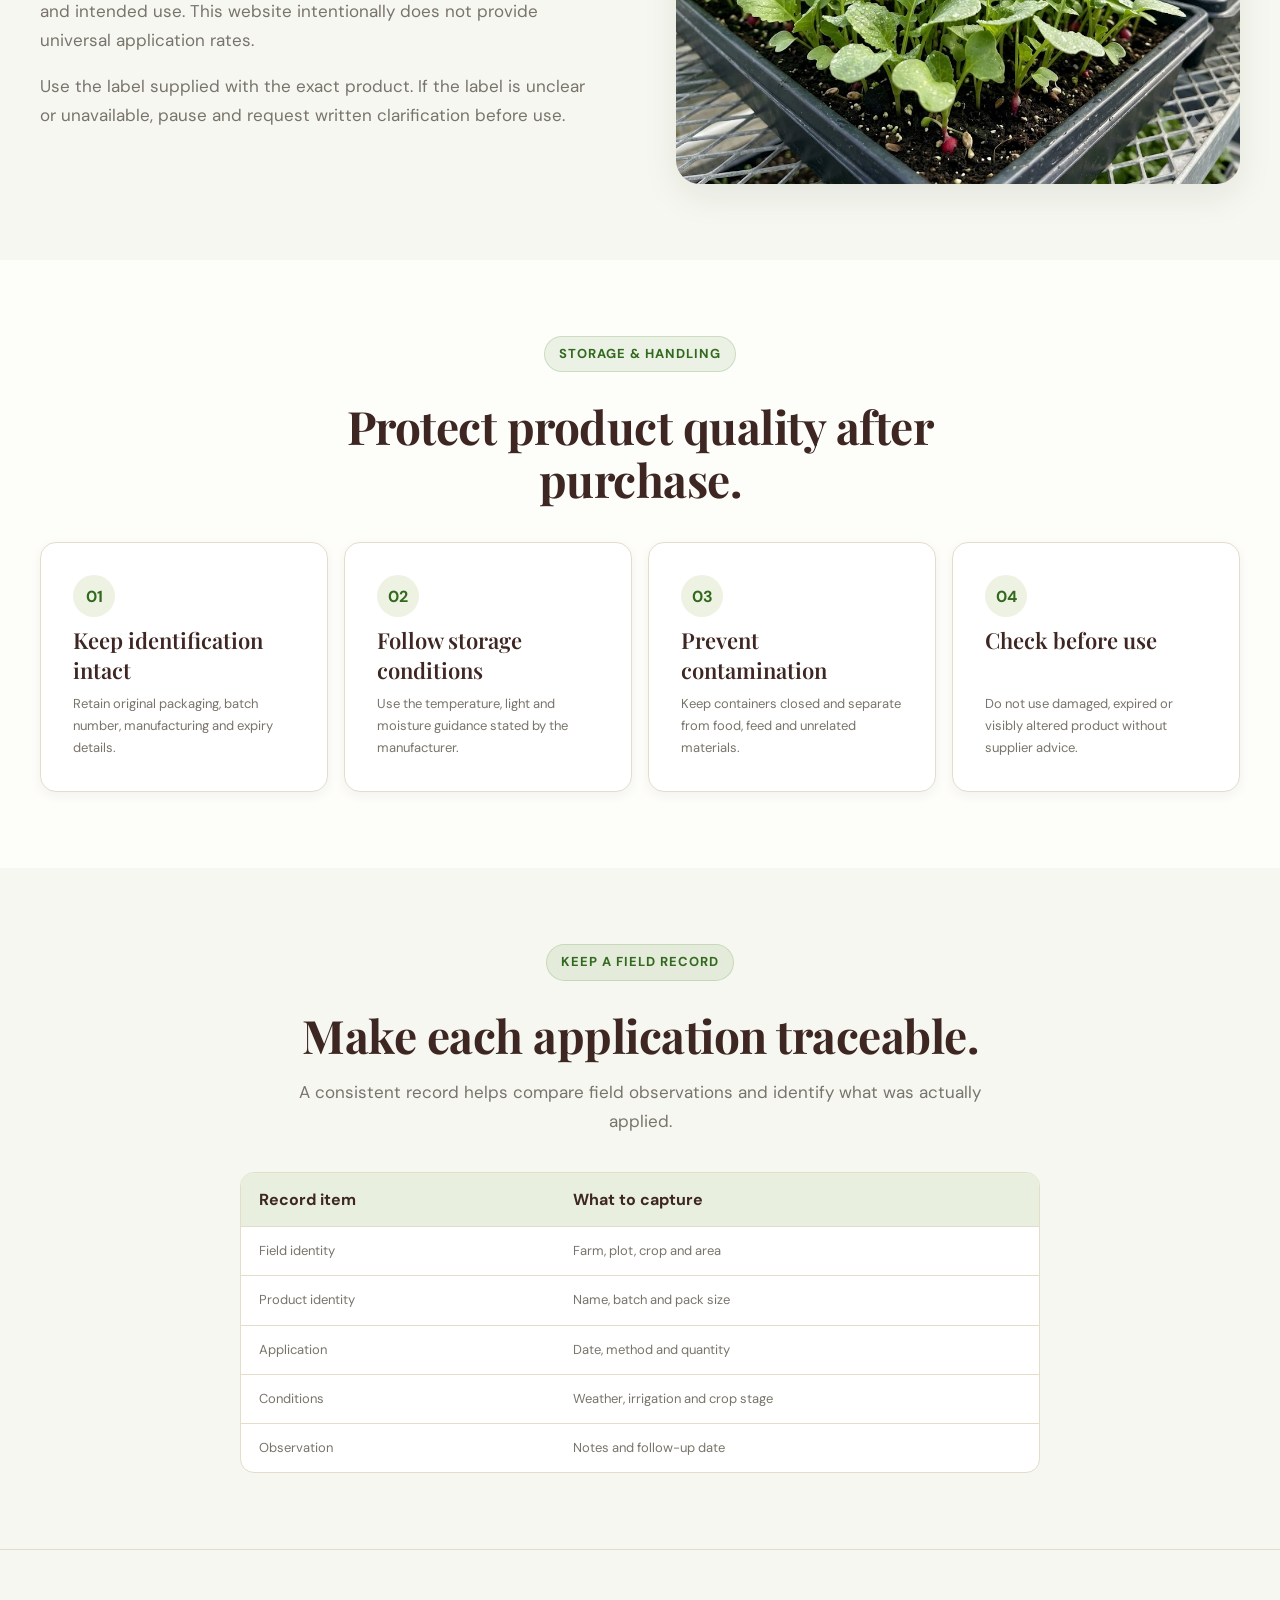
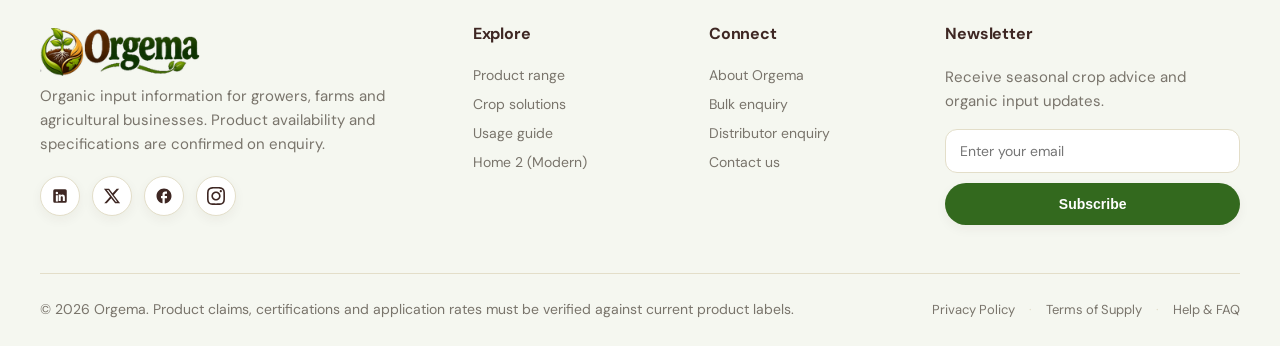
<file: usage-guide.html>
<!doctype html>
<html lang="en">
  <head>
    <meta charset="utf-8" />
    <meta name="viewport" content="width=device-width,initial-scale=1" />
    <meta
      name="description"
      content="Practical checklist for reading product labels, preparing applications and storing organic inputs responsibly."
    />
    <meta name="theme-color" content="#fbfbf7" />
    <title>Organic input usage and handling guide | Orgema</title>
    <link rel="icon" href="assets/images/favicon.png" type="image/png" />
    <link rel="stylesheet" href="assets/css/style.css" />
    <script>
      (function () {
        if (localStorage.getItem("orgema-dir") === "rtl") {
          document.documentElement.setAttribute("dir", "rtl");
        }
        if (localStorage.getItem("orgema-theme") === "dark") {
          document.documentElement.classList.add("dark");
        }
      })();
    </script>
  </head>
  <body>
    <header class="site-header">
      <div class="wrap nav">
        <a class="brand" href="index.html" aria-label="Orgema Homepage">
          <img
            src="assets/images/logo.png"
            alt="Orgema — Organic Fertilizers and Manure"
            class="header-logo site-logo"
          />
        </a><button class="menu-toggle" aria-label="Open navigation" data-menu>
          ☰
        </button>
        <nav class="nav-links">
          <a class="" href="index.html">Home</a
          ><a class="" href="home2.html">Home 2</a
          ><a class="" href="about.html">About</a
          ><a class="" href="products.html">Products</a
          ><a class="" href="crop-solutions.html">Crop Solutions</a
          ><a class="active" href="usage-guide.html">Usage Guide</a
          ><a class="" href="contact.html">Contact</a>
        </nav>
        <div class="nav-actions">
          <button
            class="theme-toggle"
            data-theme
            aria-label="Toggle colour theme"
            title="Toggle theme"
          >
            ◐</button
          >
          <button class="rtl-toggle" data-rtl type="button" aria-label="Toggle text direction" title="Switch to RTL">RTL</button><a class="button button-green" href="contact.html#bulk"
            >Bulk enquiry</a
          >
        </div>
      </div>
      <nav class="mobile-nav" data-mobile>
        <a class="" href="index.html">Home</a
        ><a class="" href="home2.html">Home 2</a
        ><a class="" href="about.html">About</a
        ><a class="" href="products.html">Products</a
        ><a class="" href="crop-solutions.html">Crop Solutions</a
        ><a class="active" href="usage-guide.html">Usage Guide</a
        ><a class="" href="contact.html">Contact</a
        ><a class="mobile-cta button button-green" href="contact.html#bulk"
          >Bulk enquiry</a
        >
        <div class="mobile-tools">
          <button type="button" class="mobile-tool" data-theme aria-label="Toggle colour theme">◐</button>
          <button type="button" class="mobile-tool" data-rtl aria-label="Toggle text direction">RTL</button>
        </div>
      </nav>
    </header>
    <main>
      <section class="page-hero">
        <div class="wrap">
          <span class="kicker">Usage guide</span>
          <h1>Read carefully. Apply <em>responsibly.</em></h1>
          <p>
            Application directions differ by formulation and manufacturer.
            Always follow the current product label and local agronomic advice.
          </p>
        </div>
      </section>
      <section class="section">
        <div class="wrap">
          <div class="section-intro">
            <span class="kicker">Before application</span>
            <h2>A simple preparation sequence.</h2>
            <p>
              Use this checklist to organise the work before opening a product
              pack.
            </p>
          </div>
          <div class="usage-flow">
            <article>
              <span>01</span>
              <div>
                <h3>Identify the exact product</h3>
                <p>
                  Match the product name, formulation, batch and intended crop
                  to the label.
                </p>
              </div>
            </article>
            <article>
              <span>02</span>
              <div>
                <h3>Read all directions</h3>
                <p>
                  Review dose, method, timing, precautions, compatibility and
                  any restrictions.
                </p>
              </div>
            </article>
            <article>
              <span>03</span>
              <div>
                <h3>Prepare the site and tools</h3>
                <p>
                  Use clean equipment and appropriate protective measures stated
                  on the label.
                </p>
              </div>
            </article>
            <article>
              <span>04</span>
              <div>
                <h3>Record the application</h3>
                <p>
                  Note date, field, crop stage, product batch, quantity and
                  method used.
                </p>
              </div>
            </article>
          </div>
        </div>
      </section>
      <section class="section section-tint">
        <div class="wrap split-layout">
          <div>
            <span class="kicker">Product-specific instructions</span>
            <h2>One category does not mean one dosage.</h2>
            <p>
              Rates and methods can vary by formulation, concentration, crop,
              soil and intended use. This website intentionally does not provide
              universal application rates.
            </p>
            <p>
              Use the label supplied with the exact product. If the label is
              unclear or unavailable, pause and request written clarification
              before use.
            </p>
          </div>
          <img
            class="feature-photo"
            src="assets/images/young-greens.jpg"
            alt="Young green plants growing in a nursery"
          />
        </div>
      </section>
      <section class="section">
        <div class="wrap">
          <div class="section-intro">
            <span class="kicker">Storage & handling</span>
            <h2>Protect product quality after purchase.</h2>
          </div>
          <div class="handling-grid">
            <article>
              <div class="icon-disc">01</div>
              <h3>Keep identification intact</h3>
              <p>
                Retain original packaging, batch number, manufacturing and
                expiry details.
              </p>
            </article>
            <article>
              <div class="icon-disc">02</div>
              <h3>Follow storage conditions</h3>
              <p>
                Use the temperature, light and moisture guidance stated by the
                manufacturer.
              </p>
            </article>
            <article>
              <div class="icon-disc">03</div>
              <h3>Prevent contamination</h3>
              <p>
                Keep containers closed and separate from food, feed and
                unrelated materials.
              </p>
            </article>
            <article>
              <div class="icon-disc">04</div>
              <h3>Check before use</h3>
              <p>
                Do not use damaged, expired or visibly altered product without
                supplier advice.
              </p>
            </article>
          </div>
        </div>
      </section>
      <section class="section section-tint">
        <div class="wrap">
          <div class="section-intro">
            <span class="kicker">Keep a field record</span>
            <h2>Make each application traceable.</h2>
            <p>
              A consistent record helps compare field observations and identify
              what was actually applied.
            </p>
          </div>
          <div class="record-table">
            <div><b>Record item</b><b>What to capture</b></div>
            <div>
              <span>Field identity</span><span>Farm, plot, crop and area</span>
            </div>
            <div>
              <span>Product identity</span
              ><span>Name, batch and pack size</span>
            </div>
            <div>
              <span>Application</span><span>Date, method and quantity</span>
            </div>
            <div>
              <span>Conditions</span
              ><span>Weather, irrigation and crop stage</span>
            </div>
            <div>
              <span>Observation</span><span>Notes and follow-up date</span>
            </div>
          </div>
        </div>
      </section>
    </main>
    <footer class="footer">
      <div class="wrap footer-grid">
        <div>
          <a class="footer-brand" href="index.html" aria-label="Orgema Homepage">
            <img
              src="assets/images/logo.png"
              alt="Orgema — Organic Fertilizers and Manure"
              class="footer-logo site-logo"
            />
          </a>
          <p>
            Organic input information for growers, farms and agricultural
            businesses. Product availability and specifications are confirmed on
            enquiry.
          </p>
          <div class="footer-socials">
            <a href="https://linkedin.com" target="_blank" rel="noopener noreferrer" aria-label="LinkedIn" class="social-icon linkedin" title="LinkedIn"><svg width="18" height="18" viewBox="0 0 24 24" fill="currentColor"><path d="M19 3a2 2 0 0 1 2 2v14a2 2 0 0 1-2 2H5a2 2 0 0 1-2-2V5a2 2 0 0 1 2-2h14m-.5 15.5v-5.3a3.26 3.26 0 0 0-3.26-3.26c-.85 0-1.84.52-2.28 1.3v-1.11h-2.79v8.37h2.79v-4.93c0-.77.62-1.4 1.39-1.4a1.4 1.4 0 0 1 1.4 1.4v4.93h2.75M6.46 10.9v8.37H9.2V10.9H6.46M7.83 6.45a1.64 1.64 0 1 0 0 3.28 1.64 1.64 0 0 0 0-3.28Z"/></svg></a>
            <a href="https://x.com" target="_blank" rel="noopener noreferrer" aria-label="Twitter / X" class="social-icon twitter" title="X (Twitter)"><svg width="16" height="16" viewBox="0 0 24 24" fill="currentColor"><path d="M18.244 2.25h3.308l-7.227 8.26 8.502 11.24H16.17l-5.214-6.817L4.99 21.75H1.68l7.73-8.835L1.254 2.25H8.08l4.713 6.231zm-1.161 17.52h1.833L7.084 4.126H5.117z"/></svg></a>
            <a href="https://facebook.com" target="_blank" rel="noopener noreferrer" aria-label="Facebook" class="social-icon facebook" title="Facebook"><svg width="18" height="18" viewBox="0 0 24 24" fill="currentColor"><path d="M22 12c0-5.52-4.48-10-10-10S2 6.48 2 12c0 4.84 3.44 8.87 8 9.8V15H8v-3h2V9.5C10 7.57 11.57 6 13.5 6H16v3h-2c-.55 0-1 .45-1 1v2h3v3h-3v6.95C18.05 21.45 22 17.19 22 12Z"/></svg></a>
            <a href="https://instagram.com" target="_blank" rel="noopener noreferrer" aria-label="Instagram" class="social-icon instagram" title="Instagram"><svg width="18" height="18" viewBox="0 0 24 24" fill="currentColor"><path d="M12 2.163c3.204 0 3.584.012 4.85.07 3.252.148 4.771 1.691 4.919 4.919.058 1.265.069 1.645.069 4.849 0 3.205-.012 3.584-.069 4.849-.149 3.225-1.664 4.771-4.919 4.919-1.266.058-1.644.07-4.85.07-3.204 0-3.584-.012-4.849-.07-3.26-.149-4.771-1.699-4.919-4.92-.058-1.265-.07-1.644-.07-4.849 0-3.204.013-3.583.07-4.849.149-3.227 1.664-4.771 4.919-4.919 1.266-.057 1.645-.069 4.849-.069zm0-2.163c-3.259 0-3.667.014-4.947.072-4.358.2-6.78 2.618-6.98 6.98-.059 1.281-.073 1.689-.073 4.948 0 3.259.014 3.668.072 4.948.2 4.358 2.618 6.78 6.98 6.98 1.281.058 1.689.072 4.948.072 3.259 0 3.668-.014 4.948-.072 4.354-.2 6.782-2.618 6.979-6.98.059-1.28.073-1.689.073-4.948 0-3.259-.014-3.667-.072-4.947-.196-4.354-2.617-6.78-6.979-6.98-1.281-.059-1.69-.073-4.949-.073zm0 5.838c-3.403 0-6.162 2.759-6.162 6.162s2.759 6.163 6.162 6.163 6.162-2.759 6.162-6.163c0-3.403-2.759-6.162-6.162-6.162zm0 10.162c-2.209 0-4-1.79-4-4 0-2.209 1.791-4 4-4s4 1.791 4 4c0 2.21-1.791 4-4 4zm6.406-11.845c-.796 0-1.441.645-1.441 1.44s.645 1.44 1.441 1.44c.795 0 1.439-.645 1.439-1.44s-.644-1.44-1.439-1.44z"/></svg></a>
          </div>
        </div>
        <div>
          <h4>Explore</h4>
          <a href="products.html">Product range</a
          ><a href="crop-solutions.html">Crop solutions</a
          ><a href="usage-guide.html">Usage guide</a
          ><a href="home2.html">Home 2 (Modern)</a>
        </div>
        <div>
          <h4>Connect</h4>
          <a href="about.html">About Orgema</a
          ><a href="contact.html#bulk">Bulk enquiry</a
          ><a href="contact.html#distributor">Distributor enquiry</a
          ><a href="contact.html">Contact us</a>
        </div>
        <div>
          <h4>Newsletter</h4>
          <p>Receive seasonal crop advice and organic input updates.</p>
          <form class="footer-newsletter" data-demo>
            <input
              type="email"
              placeholder="Enter your email"
              required
              aria-label="Email address"
            />
            <button type="submit" class="button button-green">
              Subscribe
            </button>
          </form>
        </div>
      </div>
      <div class="wrap footer-bottom">
        <span>© 2026 Orgema. Product claims, certifications and application rates must be verified against current product labels.</span>
        <div class="footer-legal">
          <a href="usage-guide.html">Privacy Policy</a>
          <span class="sep">·</span>
          <a href="usage-guide.html">Terms of Supply</a>
          <span class="sep">·</span>
          <a href="contact.html">Help & FAQ</a>
        </div>
      </div>
    </footer>
    <button class="back-to-top" id="backToTop" aria-label="Back to top" title="Back to top">
      <svg width="20" height="20" viewBox="0 0 24 24" fill="none" stroke="currentColor" stroke-width="2.5" stroke-linecap="round" stroke-linejoin="round">
        <polyline points="18 15 12 9 6 15"></polyline>
      </svg>
    </button>
    <script src="assets/js/main.js"></script>
  </body>
</html>
</file>
<file: assets/css/style.css>
@import url("https://fonts.googleapis.com/css2?family=DM+Sans:wght@400;500;600;700&family=Playfair+Display:wght@500;600;700&display=swap");
:root {
  --soil: #3e2723;
  --leaf: #558b2f;
  --leaf-dark: #33691e;
  --paper: #fdfdfa;
  --ink: #2c2825;
  --muted: #79746b;
  --line: #e3dec9;
  --card: #ffffff;
  --tint: #f5f7f0;
  --shadow-sm: 0 4px 12px rgba(50, 42, 25, 0.05);
  --shadow: 0 12px 36px rgba(50, 42, 25, 0.08);
  --shadow-lg: 0 24px 48px rgba(50, 42, 25, 0.12);
  --radius: 16px;
  --transition: 0.3s cubic-bezier(0.25, 0.8, 0.25, 1);
}
* {
  box-sizing: border-box;
}
html {
  scroll-behavior: smooth;
}
body {
  margin: 0;
  background: var(--paper);
  color: var(--ink);
  font:
    16px/1.7 "DM Sans",
    -apple-system, BlinkMacSystemFont, "Segoe UI", Roboto, Helvetica, Arial,
    sans-serif;
  -webkit-font-smoothing: antialiased;
  -moz-osx-font-smoothing: grayscale;
}
a {
  color: inherit;
  text-decoration: none;
}
img {
  display: block;
  max-width: 100%;
}
.wrap {
  width: min(1200px, 94%);
  margin: auto;
}
.site-header {
  position: sticky;
  top: 0;
  z-index: 100;
  background: var(--paper);
  border-bottom: 1px solid var(--line);
  box-shadow: 0 4px 16px rgba(0, 0, 0, 0.03);
  transition: var(--transition);
}
.nav {
  min-height: 76px;
  display: flex;
  align-items: center;
  justify-content: space-between;
  gap: 16px;
}
.brand {
  display: inline-flex;
  align-items: center;
  flex-shrink: 0;
}
.brand img,
.site-logo,
.header-logo,
.footer-logo {
  width: auto;
  height: 48px;
  max-width: 190px;
  object-fit: contain;
  display: block;
  transition: var(--transition);
}
.nav-links {
  display: flex;
  align-items: center;
  gap: clamp(6px, 1.2vw, 18px);
  font-size: 14px;
  font-weight: 600;
  margin: 0;
  padding: 0;
  list-style: none;
  flex-shrink: 1;
}
.nav-links a {
  padding: 8px 10px;
  position: relative;
  transition: var(--transition);
  border-radius: 6px;
  white-space: nowrap;
  flex-shrink: 0;
}
.nav-links a:hover,
.nav-links a.active {
  color: var(--leaf-dark);
}
.nav-links a.active:after {
  content: "";
  height: 3px;
  background: var(--leaf);
  position: absolute;
  bottom: -4px;
  left: 8px;
  right: 8px;
  border-radius: 4px;
  box-shadow: 0 2px 4px rgba(101, 163, 13, 0.3);
}
.nav-actions {
  display: flex;
  align-items: center;
  gap: 10px;
  flex-shrink: 0;
}
.nav-actions .button {
  padding: 10px 18px;
  font-size: 14px;
  white-space: nowrap;
  flex-shrink: 0;
}
.theme-toggle {
  width: 40px;
  height: 40px;
  border: 1px solid var(--line);
  background: var(--card);
  border-radius: 50%;
  font-size: 18px;
  cursor: pointer;
  color: var(--ink);
  display: inline-flex;
  align-items: center;
  justify-content: center;
  transition: var(--transition);
  flex-shrink: 0;
}
.theme-toggle:hover {
  background: var(--tint);
  border-color: var(--leaf);
}
.menu-toggle {
  display: none !important;
  width: 40px;
  height: 40px;
  border: 1px solid var(--line);
  background: var(--card);
  border-radius: 50%;
  font-size: 20px;
  cursor: pointer;
  color: var(--ink);
  align-items: center;
  justify-content: center;
  transition: var(--transition);
  flex-shrink: 0;
}
.menu-toggle:hover {
  background: var(--tint);
  border-color: var(--leaf);
}
.rtl-toggle {
  height: 40px;
  padding: 0 14px;
  border: 1px solid var(--line);
  background: var(--card);
  border-radius: 999px;
  font-size: 13px;
  font-weight: 700;
  cursor: pointer;
  color: var(--ink);
  display: inline-flex;
  align-items: center;
  justify-content: center;
  gap: 6px;
  white-space: nowrap;
  flex-shrink: 0;
  transition: var(--transition);
}
.rtl-toggle:hover {
  background: var(--tint);
  border-color: var(--leaf);
  color: var(--leaf-dark);
}
.rtl-toggle.active {
  background: var(--tint);
  border-color: var(--leaf-dark);
  color: var(--leaf-dark);
}
.mobile-nav {
  display: none;
}
.button {
  display: inline-flex;
  align-items: center;
  justify-content: center;
  gap: 10px;
  padding: 12px 24px;
  border-radius: 999px;
  font-weight: 600;
  font-size: 14px;
  border: 1px solid transparent;
  transition: var(--transition);
  cursor: pointer;
  white-space: nowrap;
}
.button:hover {
  transform: translateY(-2px);
  box-shadow: var(--shadow-sm);
}
.button:active {
  transform: translateY(0);
}
.button-green {
  background: var(--leaf-dark);
  color: white;
  box-shadow: var(--shadow-sm);
}
.button-green:hover {
  background: var(--leaf);
}
.button-outline {
  border-color: #a4bb7a;
  color: var(--soil);
  background: transparent;
}
.button-outline:hover {
  background: var(--tint);
  border-color: var(--leaf-dark);
}
.button-light {
  background: #fff;
  color: var(--soil);
  box-shadow: var(--shadow-sm);
}
.button-light:hover {
  background: var(--tint);
}
.hero {
  padding: 100px 0 80px;
}
.hero-layout {
  display: grid;
  grid-template-columns: 1fr 1fr;
  gap: 48px;
  align-items: center;
}
.kicker {
  display: inline-flex;
  align-items: center;
  gap: 6px;
  color: var(--leaf-dark);
  font-size: 13px;
  font-weight: 700;
  letter-spacing: 1px;
  text-transform: uppercase;
  margin-bottom: 16px;
  padding: 6px 14px;
  background: rgba(85, 139, 47, 0.1);
  border: 1px solid rgba(85, 139, 47, 0.2);
  border-radius: 999px;
}
.hero h1,
.page-hero h1 {
  font:
    700 clamp(42px, 5vw, 56px) / 1.15 "Playfair Display",
    Georgia,
    serif;
  color: var(--soil);
  letter-spacing: -1px;
  margin: 0 0 20px;
}
.hero h1 em,
.page-hero h1 em {
  color: var(--leaf-dark);
  font-style: italic;
}
.hero-copy > p,
.page-hero p {
  font-size: 19px;
  color: #635f56;
  max-width: 580px;
  line-height: 1.6;
  font-weight: 400;
  letter-spacing: -0.2px;
  margin-bottom: 32px;
}
.button-row {
  display: flex;
  gap: 16px;
  align-items: center;
  flex-wrap: wrap;
  margin: 0 0 24px;
}
.hero .button-green,
.hero-centered .button-green {
  font-size: 16px;
  padding: 14px 28px;
}
.hero .button-outline,
.hero-centered .button-outline {
  font-size: 16px;
  padding: 14px 26px;
}
.hero-note {
  font-size: 12px;
  color: var(--muted);
  display: flex;
  align-items: center;
  gap: 9px;
}
.dot {
  width: 8px;
  height: 8px;
  background: var(--leaf);
  border-radius: 50%;
}
.hero-photo {
  height: 440px;
  position: relative;
}
.hero-photo > img {
  width: 100%;
  height: 100%;
  object-fit: cover;
  border-radius: 28px 90px 28px 28px;
  box-shadow: var(--shadow);
}
.photo-label {
  position: absolute;
  bottom: 32px;
  left: -32px;
  background: rgba(253, 253, 250, 0.95);
  backdrop-filter: blur(12px);
  padding: 20px 28px;
  border-radius: 20px;
  box-shadow: var(--shadow-lg);
  display: flex;
  flex-direction: column;
  gap: 6px;
  border: 1px solid rgba(227, 222, 201, 0.5);
  z-index: 10;
  transition: var(--transition);
}
.photo-label:hover {
  transform: translateY(-4px);
}
.photo-label b {
  font:
    700 26px "Playfair Display",
    Georgia,
    serif;
  color: var(--soil);
  line-height: 1.1;
  letter-spacing: -0.5px;
}
.photo-label span {
  font-size: 12px;
  color: var(--leaf-dark);
  font-weight: 700;
  text-transform: uppercase;
  letter-spacing: 1.5px;
}
.trust-strip {
  background: var(--tint);
  border-block: 1px solid var(--line);
  padding: 16px 0;
}
.strip-grid {
  display: grid;
  grid-template-columns: repeat(4, 1fr);
  padding: 24px 0;
  gap: 20px;
}
.strip-grid div {
  display: flex;
  flex-direction: column;
  align-items: center;
  justify-content: center;
  text-align: center;
  border-right: 1px solid var(--line);
  padding: 0 16px;
}
.strip-grid div:last-child {
  border: 0;
}
.strip-grid b {
  font:
    700 28px "Playfair Display",
    Georgia,
    serif;
  color: var(--soil);
  margin-bottom: 4px;
}
.strip-grid span {
  font-size: 13px;
  color: var(--muted);
  font-weight: 500;
  text-transform: uppercase;
  letter-spacing: 0.5px;
}
.section {
  padding: 76px 0;
}
.section-tint {
  background: var(--tint);
}
.section-intro {
  max-width: 690px;
  margin: 0 auto 36px;
  text-align: center;
}
.section-intro h2,
.split-layout h2,
.contact-aside h2 {
  font:
    700 clamp(32px, 3.8vw, 46px) / 1.15 "Playfair Display",
    Georgia,
    serif;
  color: var(--soil);
  margin: 12px 0 16px;
  letter-spacing: -0.5px;
}
.section-intro p,
.split-layout p {
  color: var(--muted);
  font-size: 17px;
  line-height: 1.7;
}
.product-grid {
  display: grid;
  grid-template-columns: repeat(3, 1fr);
  gap: 24px;
}
.product-tile {
  background: var(--card);
  border: 1px solid var(--line);
  border-radius: var(--radius);
  overflow: hidden;
  box-shadow: var(--shadow-sm);
  transition: var(--transition);
  display: flex;
  flex-direction: column;
}
.product-tile:hover {
  transform: translateY(-4px);
  box-shadow: var(--shadow);
  border-color: #d1d9b9;
}
.product-tile img {
  width: 100%;
  height: 220px;
  object-fit: cover;
  transition: var(--transition);
}
.product-tile:hover img {
  transform: scale(1.03);
}
.product-tile > div {
  padding: 28px;
  flex: 1;
  display: flex;
  flex-direction: column;
}
.tag {
  font-size: 10px;
  letter-spacing: 1.1px;
  text-transform: uppercase;
  color: var(--leaf-dark);
  font-weight: 700;
}
.product-tile h3,
.steps-grid h3,
.question-grid h3,
.principle-card h3,
.handling-grid h3 {
  font:
    600 22px "Playfair Display",
    Georgia,
    serif;
  color: var(--soil);
  margin: 8px 0;
}
.product-tile p,
.steps-grid p,
.question-grid p,
.principle-card p,
.handling-grid p {
  font-size: 13px;
  color: var(--muted);
}
.text-link {
  color: var(--leaf-dark);
  font-size: 13px;
  font-weight: 700;
}
.center-action {
  text-align: center;
  margin-top: 30px;
}
.split-layout {
  display: grid;
  grid-template-columns: 1fr 1fr;
  gap: 72px;
  align-items: center;
}
.image-stack {
  position: relative;
  padding: 0 24px 24px 0;
}
.image-stack img,
.feature-photo {
  width: 100%;
  height: 440px;
  object-fit: cover;
  border-radius: 24px;
  box-shadow: var(--shadow);
}
.image-stack:after {
  content: "";
  position: absolute;
  right: 0;
  bottom: 0;
  width: 65%;
  height: 62%;
  border: 2px solid #a4bb7a;
  border-radius: 24px;
  z-index: -1;
  transition: var(--transition);
}
.image-caption {
  position: absolute;
  bottom: 0;
  left: 24px;
  background: var(--card);
  border: 1px solid var(--line);
  padding: 10px 16px;
  border-radius: 8px;
  font-size: 12px;
  color: var(--soil);
  font-weight: 700;
  box-shadow: var(--shadow-sm);
}
.check-list {
  list-style: none;
  padding: 0;
  margin: 20px 0;
}
.check-list li {
  padding: 5px 0 5px 26px;
  position: relative;
  color: var(--muted);
  font-size: 14px;
}
.check-list li:before {
  content: "✓";
  position: absolute;
  left: 0;
  color: var(--leaf-dark);
  font-weight: 700;
}
.steps-grid {
  display: grid;
  grid-template-columns: repeat(3, 1fr);
  gap: 24px;
}
.steps-grid article,
.question-grid article,
.principle-card,
.handling-grid article {
  background: var(--card);
  padding: 32px;
  border: 1px solid var(--line);
  border-radius: var(--radius);
  transition: var(--transition);
  box-shadow: var(--shadow-sm);
}
.steps-grid article:hover,
.question-grid article:hover,
.principle-card:hover,
.handling-grid article:hover {
  transform: translateY(-4px);
  box-shadow: var(--shadow);
  border-color: #d1d9b9;
}
.steps-grid article > span,
.question-grid article > span {
  color: var(--leaf);
  font-size: 12px;
  font-weight: 700;
  letter-spacing: 1px;
}
.closing-banner {
  background: var(--soil);
  color: white;
  padding: 42px 0;
}
.closing-inner {
  display: flex;
  align-items: center;
  justify-content: space-between;
  gap: 25px;
}
.closing-inner h2 {
  font:
    600 34px "Playfair Display",
    Georgia,
    serif;
  margin: 8px 0;
}
.closing-inner p {
  color: #e3d8ca;
  margin: 0;
}
.closing-banner .kicker {
  color: #c4dc9e;
}
.page-hero {
  padding: 76px 0 50px;
  background: linear-gradient(110deg, #f1f4e9 0%, #fbfbf7 70%);
}
.page-hero h1 {
  max-width: 800px;
}
.page-hero p {
  max-width: 680px;
}
.principle-grid {
  display: grid;
  grid-template-columns: 1fr 1fr;
  gap: 20px;
}
.principle-card {
  padding: 32px;
}
.large-index {
  font:
    600 44px "Playfair Display",
    Georgia,
    serif;
  color: #a1bd77;
}
.verify-grid {
  display: grid;
  grid-template-columns: repeat(4, 1fr);
  gap: 14px;
}
.verify-grid div {
  border-left: 3px solid var(--leaf);
  padding: 10px 16px;
}
.verify-grid b {
  color: var(--soil);
}
.verify-grid p {
  font-size: 13px;
  color: var(--muted);
}
.product-detail-list {
  display: grid;
  gap: 30px;
}
.detail-row {
  display: grid;
  grid-template-columns: 0.85fr 1.15fr;
  gap: 56px;
  align-items: center;
  padding: 0 0 40px;
  border-bottom: 1px solid var(--line);
  scroll-margin-top: 100px;
}
.detail-row.reverse img {
  order: 2;
}
.detail-row img {
  width: 100%;
  height: 340px;
  object-fit: cover;
  border-radius: 24px;
  box-shadow: var(--shadow);
}
.detail-row h2,
.crop-card h2 {
  font:
    600 32px "Playfair Display",
    Georgia,
    serif;
  color: var(--soil);
  margin: 8px 0;
}
.detail-row p,
.crop-card p {
  color: var(--muted);
}
.question-grid {
  display: grid;
  grid-template-columns: repeat(4, 1fr);
  gap: 15px;
}
.crop-grid {
  display: grid;
  grid-template-columns: 1fr 1fr;
  gap: 22px;
}
.crop-card {
  display: grid;
  grid-template-columns: 0.88fr 1.12fr;
  background: var(--card);
  border: 1px solid var(--line);
  border-radius: 20px;
  overflow: hidden;
  transition: var(--transition);
  box-shadow: var(--shadow-sm);
}
.crop-card:hover {
  box-shadow: var(--shadow);
  transform: translateY(-4px);
  border-color: #d1d9b9;
}
.crop-card img {
  width: 100%;
  height: 100%;
  min-height: 280px;
  object-fit: cover;
}
.crop-card > div {
  padding: 32px;
  display: flex;
  flex-direction: column;
  justify-content: center;
}
.crop-card h2 {
  font-size: 25px;
}
.small-note {
  font-size: 12px !important;
  border-top: 1px solid var(--line);
  padding-top: 10px;
}
.usage-flow {
  max-width: 850px;
  margin: auto;
  display: grid;
  gap: 12px;
}
.usage-flow article {
  display: flex;
  gap: 22px;
  align-items: flex-start;
  padding: 18px 22px;
  background: var(--card);
  border: 1px solid var(--line);
  border-radius: 14px;
}
.usage-flow article > span {
  font:
    600 25px "Playfair Display",
    Georgia,
    serif;
  color: var(--leaf);
  min-width: 40px;
}
.usage-flow h3 {
  margin: 0;
  color: var(--soil);
  font:
    600 20px "Playfair Display",
    Georgia,
    serif;
}
.usage-flow p {
  margin: 4px 0 0;
  color: var(--muted);
}
.handling-grid {
  display: grid;
  grid-template-columns: repeat(4, 1fr);
  gap: 16px;
}
.icon-disc {
  width: 42px;
  height: 42px;
  border-radius: 50%;
  background: #edf2e3;
  color: var(--leaf-dark);
  display: grid;
  place-items: center;
  font-weight: 700;
}
.record-table {
  max-width: 800px;
  margin: auto;
  border: 1px solid var(--line);
  border-radius: 14px;
  overflow: hidden;
  background: var(--card);
}
.record-table > div {
  display: grid;
  grid-template-columns: 1fr 1.5fr;
  padding: 13px 18px;
  border-bottom: 1px solid var(--line);
  gap: 15px;
}
.record-table > div:first-child {
  background: #e9efdf;
  color: var(--soil);
}
.record-table > div:last-child {
  border: 0;
}
.record-table span {
  font-size: 13px;
  color: var(--muted);
}
.contact-layout {
  display: grid;
  grid-template-columns: 0.85fr 1.15fr;
  gap: 48px;
  align-items: stretch;
}
.contact-aside {
  display: flex;
  flex-direction: column;
}
.contact-aside > p {
  color: var(--muted);
  margin-bottom: 0;
}
.contact-photo img {
  height: 230px;
  width: 100%;
  object-fit: cover;
  border-radius: 18px;
  margin: 24px 0;
}
.contact-note {
  padding: 18px;
  background: var(--tint);
  border-radius: 12px;
}
.contact-note p {
  font-size: 13px;
  color: var(--muted);
  margin-bottom: 0;
}
.contact-details-card {
  background: var(--card);
  border: 1px solid var(--line);
  border-radius: 20px;
  padding: 28px;
  box-shadow: var(--shadow-sm);
  flex: 1;
  display: flex;
  flex-direction: column;
}
.contact-details-card h3 {
  font: 600 20px "Playfair Display", Georgia, serif;
  color: var(--soil);
  margin: 0 0 20px;
}
.contact-info-list {
  display: grid;
  gap: 18px;
  margin-bottom: 24px;
}
.contact-info-item {
  display: flex;
  align-items: flex-start;
  gap: 14px;
}
.contact-info-icon {
  width: 40px;
  height: 40px;
  margin-top: 2px;
  border-radius: 10px;
  background: var(--tint);
  border: 1px solid var(--line);
  color: var(--leaf-dark);
  display: inline-flex;
  align-items: center;
  justify-content: center;
  flex-shrink: 0;
}
.contact-info-icon svg {
  width: 18px;
  height: 18px;
  display: block;
}
.contact-info-item b {
  display: block;
  font-size: 13px;
  color: var(--soil);
  margin-bottom: 2px;
}
.contact-info-item > div span,
.contact-info-item > div a {
  display: block;
  font-size: 14px;
  color: var(--muted);
  line-height: 1.5;
}
.contact-info-item > div a:hover {
  color: var(--leaf-dark);
}
.contact-socials-wrap {
  margin-top: auto;
  padding-top: 20px;
  border-top: 1px solid var(--line);
  display: flex;
  align-items: center;
  justify-content: space-between;
  gap: 12px;
  flex-wrap: wrap;
}
.contact-socials-wrap > span {
  font-size: 13px;
  font-weight: 700;
  color: var(--soil);
}
.contact-socials-wrap .footer-socials {
  margin-top: 0;
}
.map-card {
  background: var(--card);
  border: 1px solid var(--line);
  border-radius: 24px;
  overflow: hidden;
  box-shadow: var(--shadow);
}
.map-frame {
  width: 100%;
  height: 380px;
  border: 0;
  display: block;
}
.dark .map-frame {
  filter: invert(90%) hue-rotate(180deg) brightness(0.95) contrast(90%);
}
.map-meta-bar {
  display: grid;
  grid-template-columns: repeat(3, 1fr);
  gap: 20px;
  padding: 24px 28px;
  background: var(--card);
  border-top: 1px solid var(--line);
}
.map-meta-bar > div b {
  display: block;
  font-size: 14px;
  color: var(--soil);
  margin-bottom: 4px;
}
.map-meta-bar > div span {
  font-size: 13px;
  color: var(--muted);
  line-height: 1.5;
}
@media (max-width: 760px) {
  .map-meta-bar {
    grid-template-columns: 1fr;
    gap: 14px;
    padding: 20px;
  }
  .map-frame {
    height: 280px;
  }
}
.form-card {
  background: var(--card);
  padding: 40px;
  border: 1px solid var(--line);
  border-radius: 24px;
  box-shadow: var(--shadow-lg);
}
.form-card h2 {
  font:
    700 32px "Playfair Display",
    Georgia,
    serif;
  color: var(--soil);
  margin: 0 0 24px;
}
.form {
  display: grid;
  gap: 16px;
}
.form label {
  display: grid;
  gap: 8px;
  font-size: 13px;
  font-weight: 700;
  color: var(--soil);
}
.form input,
.form select,
.form textarea {
  width: 100%;
  padding: 12px 16px;
  border: 1px solid var(--line);
  border-radius: 12px;
  background: var(--paper);
  font:
    14px "DM Sans",
    sans-serif;
  color: var(--ink);
  transition: var(--transition);
}
.form input:focus,
.form select:focus,
.form textarea:focus {
  outline: none;
  border-color: var(--leaf);
  box-shadow: 0 0 0 3px rgba(101, 163, 13, 0.1);
}
.form textarea {
  min-height: 86px;
  resize: vertical;
}
.form-two {
  display: grid;
  grid-template-columns: 1fr 1fr;
  gap: 12px;
}
.form-message {
  color: var(--leaf-dark);
  font-size: 13px;
}
.fine-print {
  font-size: 11px;
  color: var(--muted);
  margin: 0;
}
.footer {
  background: var(--tint);
  padding: 70px 0 24px;
  border-top: 1px solid var(--line);
}
.footer-grid {
  display: grid;
  grid-template-columns: 2fr 1fr 1fr 1.5fr;
  gap: 40px;
}
.footer-brand {
  display: inline-block;
  margin-bottom: 18px;
  transition: var(--transition);
}
.footer-brand:hover {
  opacity: 0.88;
  transform: translateY(-1px);
}
.footer-logo {
  height: 48px;
  width: auto;
  max-width: 190px;
  object-fit: contain;
  margin-bottom: 0;
  display: block;
}
.footer p {
  font-size: 15px;
  color: var(--muted);
  max-width: 380px;
  line-height: 1.6;
  font-weight: 400;
  margin: 0 0 16px;
}
.footer-socials {
  display: flex;
  align-items: center;
  gap: 12px;
  margin-top: 20px;
}
.social-icon {
  width: 40px;
  height: 40px;
  border-radius: 50%;
  background: var(--card);
  border: 1px solid var(--line);
  display: inline-flex;
  align-items: center;
  justify-content: center;
  color: var(--soil);
  transition: var(--transition);
  box-shadow: var(--shadow-sm);
  text-decoration: none;
}
.social-icon svg {
  width: 18px;
  height: 18px;
  display: block;
  transition: transform var(--transition);
}
.social-icon:hover {
  transform: translateY(-3px);
}
.social-icon:hover svg {
  transform: scale(1.12);
}
.social-icon.linkedin:hover {
  background: #0a66c2;
  border-color: #0a66c2;
  color: #ffffff;
  box-shadow: 0 6px 16px rgba(10, 102, 194, 0.35);
}
.social-icon.twitter:hover {
  background: #000000;
  border-color: #000000;
  color: #ffffff;
  box-shadow: 0 6px 16px rgba(0, 0, 0, 0.35);
}
.dark .social-icon.twitter:hover {
  background: #ffffff;
  border-color: #ffffff;
  color: #000000;
}
.social-icon.facebook:hover {
  background: #1877f2;
  border-color: #1877f2;
  color: #ffffff;
  box-shadow: 0 6px 16px rgba(24, 119, 242, 0.35);
}
.social-icon.instagram:hover {
  background: radial-gradient(circle at 30% 107%, #fdf497 0%, #fdf497 5%, #fd5949 45%, #d6249f 60%, #285aeb 90%);
  border-color: transparent;
  color: #ffffff;
  box-shadow: 0 6px 16px rgba(214, 36, 159, 0.35);
}
.footer h4 {
  color: var(--soil);
  margin: 0 0 18px;
  font-size: 16px;
  font-weight: 700;
  letter-spacing: -0.2px;
}
.footer-grid > div > a:not(.brand):not(.social-icon) {
  display: block;
  font-size: 14px;
  color: var(--muted);
  margin: 8px 0;
  line-height: 1.5;
  transition: var(--transition);
}
.footer-grid > div > a:not(.brand):not(.social-icon):hover {
  color: var(--leaf-dark);
  transform: translateX(4px);
}
.footer-newsletter {
  display: flex;
  flex-direction: column;
  gap: 10px;
  margin-top: 14px;
}
.footer-newsletter input {
  width: 100%;
  padding: 12px 14px;
  border: 1px solid var(--line);
  border-radius: 12px;
  background: var(--card);
  font: 14px "DM Sans", sans-serif;
  color: var(--ink);
  transition: var(--transition);
}
.footer-newsletter input:focus {
  outline: none;
  border-color: var(--leaf);
  box-shadow: 0 0 0 3px rgba(101, 163, 13, 0.1);
}
.footer-newsletter .button {
  width: 100%;
  font-size: 14px;
  padding: 12px 20px;
}
.footer-bottom {
  border-top: 1px solid var(--line);
  margin-top: 48px;
  padding-top: 24px;
  font-size: 14px;
  color: var(--muted);
  display: flex;
  justify-content: space-between;
  align-items: center;
  flex-wrap: wrap;
  gap: 16px;
}
.footer-legal {
  display: flex;
  align-items: center;
  gap: 14px;
  font-size: 13px;
}
.footer-legal a {
  color: var(--muted);
  transition: var(--transition);
}
.footer-legal a:hover {
  color: var(--leaf-dark);
}
.footer-legal .sep {
  color: var(--line);
}
.dark {
  --soil: #e8e3dc;
  --leaf: #8cc63f;
  --leaf-dark: #689f38;
  --paper: #161513;
  --ink: #f2efe9;
  --muted: #a39e93;
  --line: #38342f;
  --card: #201e1b;
  --tint: #252620;
  --shadow-sm: 0 4px 12px rgba(0, 0, 0, 0.2);
  --shadow: 0 12px 36px rgba(0, 0, 0, 0.4);
  --shadow-lg: 0 24px 48px rgba(0, 0, 0, 0.6);
}
.dark .site-header {
  background: var(--paper);
  border-bottom: 1px solid var(--line);
  box-shadow: 0 4px 16px rgba(0, 0, 0, 0.4);
}
.dark .brand img,
.dark .site-logo,
.dark .header-logo,
.dark .footer-logo {
  filter: drop-shadow(0 0 1px rgba(255, 255, 255, 0.45)) brightness(1.08);
}
.dark .hero h1,
.dark .page-hero h1,
.dark h2,
.dark h3,
.dark .footer h4,
.dark .form label {
  color: var(--soil);
}
.dark .page-hero,
.dark .footer {
  background: #201e17;
}
.dark .trust-strip {
  background: #252d1c;
  border-color: #39432d;
}
.dark .strip-grid b {
  color: #d9e7c2;
}
.dark .button-outline {
  color: #d8e8c2;
  border-color: #667b4c;
}
.dark .photo-label {
  background: rgba(32, 30, 27, 0.95);
  border-color: rgba(255, 255, 255, 0.08);
}
.dark .record-table > div:first-child {
  background: #303b24;
}
.dark .contact-note {
  background: #252d1c;
}
.dark .kicker {
  color: var(--leaf);
  background: rgba(140, 198, 63, 0.12);
  border-color: rgba(140, 198, 63, 0.25);
}
.dark .hero-copy > p,
.dark .page-hero p,
.dark .hero-centered .lead-text {
  color: var(--muted);
}
.dark .image-caption {
  background: var(--card);
  color: var(--soil);
  border-color: var(--line);
  box-shadow: var(--shadow);
}
.dark .closing-banner {
  background: #27221d;
  border-top: 1px solid var(--line);
  border-bottom: 1px solid var(--line);
}
.dark .closing-banner h2 {
  color: #f2efe9;
}
.dark .closing-inner p {
  color: #d3cdc3;
}
.dark .closing-banner .kicker {
  color: #b7d982;
  background: rgba(140, 198, 63, 0.14);
  border-color: rgba(140, 198, 63, 0.28);
}
.dark .button-light {
  background: #f2efe9;
  color: #161513;
}
.dark .button-light:hover {
  background: #ffffff;
  color: #100f0d;
}
.dark .stats-premium {
  background: #23201b;
  border: 1px solid var(--line);
  color: var(--ink);
}
.dark .stats-grid h3 {
  color: var(--leaf);
}
.dark .stats-grid p {
  color: var(--muted);
}
.dark .icon-disc {
  background: #2c3522;
  color: var(--leaf);
}

/* --- Premium Layout (Home 2) --- */
.hero-centered {
  padding: 110px 0 60px;
  text-align: center;
}
.hero-centered .display-title {
  font: 700 clamp(40px, 5.5vw, 56px) / 1.15 "Playfair Display", Georgia, serif;
  color: var(--soil);
  letter-spacing: -1.5px;
  max-width: 820px;
  margin: 0 auto 20px;
}
.hero-centered .display-title em {
  color: var(--leaf-dark);
  font-style: italic;
}
.hero-centered .lead-text {
  font-size: 19px;
  color: #635f56;
  max-width: 680px;
  margin: 0 auto 36px;
  line-height: 1.6;
  font-weight: 400;
}
.justify-center {
  justify-content: center;
}
.hero-wide-image {
  margin-top: 60px;
}
.hero-wide-image img {
  width: 100%;
  height: 520px;
  object-fit: cover;
  border-radius: 32px;
  box-shadow: var(--shadow-lg);
}

.stats-premium {
  background: var(--soil);
  color: var(--paper);
  padding: 60px 0;
  margin-top: -100px;
  position: relative;
  z-index: 2;
  border-radius: 24px;
  box-shadow: var(--shadow-lg);
  width: min(1000px, 92%);
  margin-left: auto;
  margin-right: auto;
}
.stats-grid {
  display: grid;
  grid-template-columns: repeat(4, 1fr);
  gap: 20px;
  text-align: center;
}
.stats-grid h3 {
  font: 700 48px "Playfair Display", Georgia, serif;
  color: #d1d9b9;
  margin: 0 0 8px;
}
.stats-grid p {
  font-size: 14px;
  text-transform: uppercase;
  letter-spacing: 1px;
  margin: 0;
  color: #a39e93;
  font-weight: 600;
}

.feature-row {
  display: grid;
  grid-template-columns: 1fr 1fr;
  gap: 80px;
  align-items: center;
  margin: 100px 0;
}
.feature-row.reverse .feature-text {
  order: 2;
}
.feature-row.reverse .feature-image {
  order: 1;
}
.feature-text h2 {
  font: 700 clamp(32px, 4vw, 48px) / 1.15 "Playfair Display", Georgia, serif;
  color: var(--soil);
  margin: 16px 0 24px;
  letter-spacing: -1px;
}
.feature-text p {
  font-size: 18px;
  color: var(--muted);
  line-height: 1.8;
  margin-bottom: 30px;
}
.premium-list {
  list-style: none;
  padding: 0;
}
.premium-list li {
  position: relative;
  padding-left: 36px;
  margin-bottom: 16px;
  font-size: 17px;
  font-weight: 500;
  color: var(--soil);
}
.premium-list li::before {
  content: "✦";
  position: absolute;
  left: 0;
  color: var(--leaf);
  font-size: 20px;
  line-height: 1;
}
.feature-image img {
  width: 100%;
  height: 540px;
  object-fit: cover;
  border-radius: 24px;
  box-shadow: var(--shadow);
}

.mobile-tools {
  display: none;
}
.mobile-tool {
  flex: 0 0 auto;
  height: 36px;
  padding: 0 14px;
  border: 1px solid var(--line);
  background: var(--card);
  color: var(--ink);
  border-radius: 999px;
  font: 600 13px "DM Sans", sans-serif;
  cursor: pointer;
  white-space: nowrap;
  display: inline-flex;
  align-items: center;
  justify-content: center;
  transition: var(--transition);
}
.mobile-tool[data-theme] {
  width: 36px;
  padding: 0;
  border-radius: 50%;
  font-size: 16px;
}
.mobile-tool:hover,
.mobile-tool.active {
  background: var(--tint);
  border-color: var(--leaf-dark);
  color: var(--leaf-dark);
}

/* Hamburger menu: active from 1100px down to 300px */
@media (max-width: 1100px) {
  .nav-actions .theme-toggle,
  .nav-actions .rtl-toggle {
    display: none;
  }
  .mobile-nav.open .mobile-tools {
    order: 1;
    display: flex;
    align-items: center;
    flex-wrap: wrap;
    gap: 10px;
    padding: 6px 9px;
    border-top: 1px solid var(--line);
  }
  .mobile-nav .mobile-tools .mobile-tool {
    border: 1px solid var(--line);
  }
  .mobile-nav .mobile-cta {
    order: 2;
  }
  .nav-links,
  .nav-actions .button {
    display: none !important;
  }
  .menu-toggle {
    display: inline-flex !important;
    order: 3;
  }
  .nav-actions {
    order: 2;
    margin-left: auto;
  }
  .nav {
    gap: 12px;
  }
  .mobile-nav.open {
    display: grid;
    padding: 10px 4% 18px;
    grid-template-columns: repeat(2, 1fr);
    gap: 6px 14px;
  }
  .mobile-nav a {
    padding: 9px;
    border-top: 1px solid var(--line);
    font-size: 14px;
  }
  .mobile-nav .mobile-cta {
    grid-column: 1 / -1;
    margin-top: 8px;
    text-align: center;
  }
}
html[dir="rtl"] .nav-actions {
  margin-left: 0;
}
@media (max-width: 300px) {
  .brand img,
  .site-logo,
  .header-logo {
    height: 30px;
    max-width: 110px;
  }
}

@media (max-width: 992px) {
  .nav {
    min-height: 64px;
  }
  .brand img,
  .site-logo,
  .header-logo,
  .footer-logo {
    height: 40px;
    max-width: 160px;
  }
  .nav-links,
  .nav-actions .button {
    display: none !important;
  }
  .menu-toggle {
    display: inline-flex !important;
  }
  .mobile-nav.open {
    display: grid;
    padding: 10px 4% 18px;
    grid-template-columns: repeat(2, 1fr);
    gap: 6px 14px;
  }
  .mobile-nav a {
    padding: 9px;
    border-top: 1px solid var(--line);
    font-size: 14px;
  }
  .mobile-nav .mobile-cta {
    grid-column: 1 / -1;
    margin-top: 8px;
    text-align: center;
  }
  .hero-layout {
    gap: 36px;
  }
  .hero-photo {
    height: 380px;
  }
  .verify-grid,
  .question-grid,
  .handling-grid {
    grid-template-columns: repeat(2, 1fr);
  }
  .footer-grid {
    grid-template-columns: 1fr 1fr;
    gap: 32px;
  }
}
@media (max-width: 760px) {
  .stats-grid {
    grid-template-columns: 1fr 1fr;
    gap: 40px 20px;
  }
  .feature-row {
    grid-template-columns: 1fr;
    gap: 40px;
    margin: 60px 0;
  }
  .feature-row.reverse .feature-text {
    order: 1;
  }
  .feature-row.reverse .feature-image {
    order: 2;
  }
  .hero-centered .display-title {
    font-size: 38px;
  }
  .hero-wide-image img {
    height: 300px;
  }
  .hero {
    padding: 60px 0 40px;
  }
  .hero-layout,
  .split-layout,
  .contact-layout {
    grid-template-columns: 1fr;
  }
  .hero-photo {
    height: 330px;
  }
  .photo-label {
    left: 10px;
  }
  .strip-grid {
    grid-template-columns: repeat(2, 1fr);
    gap: 15px;
  }
  .strip-grid div:nth-child(2) {
    border: 0;
  }
  .section {
    padding: 55px 0;
  }
  .product-grid,
  .steps-grid,
  .crop-grid {
    grid-template-columns: 1fr;
  }
  .product-tile img {
    height: 220px;
  }
  .split-layout {
    gap: 28px;
  }
  .image-stack img,
  .feature-photo {
    height: 290px;
  }
  .closing-inner {
    align-items: flex-start;
    flex-direction: column;
  }
  .detail-row {
    grid-template-columns: 1fr;
    gap: 20px;
  }
  .detail-row.reverse img {
    order: 0;
  }
  .detail-row img {
    height: 250px;
  }
  .crop-card {
    grid-template-columns: 1fr;
  }
  .crop-card img {
    height: 200px;
    min-height: 0;
  }
  .form-card {
    padding: 22px;
  }
  .footer {
    padding: 40px 0 20px;
  }
  .footer-grid {
    grid-template-columns: 1fr;
    gap: 32px;
  }
  .footer-bottom {
    flex-direction: column;
    text-align: center;
    gap: 14px;
  }
  .footer-legal {
    justify-content: center;
    flex-wrap: wrap;
  }
}
@media (max-width: 480px) {
  .brand img,
  .site-logo,
  .header-logo,
  .footer-logo {
    height: 34px;
    max-width: 140px;
  }
  .mobile-nav.open {
    grid-template-columns: 1fr;
  }
  .hero h1,
  .page-hero h1 {
    font-size: 34px;
  }
  .hero-photo {
    height: 260px;
  }
  .verify-grid,
  .question-grid,
  .handling-grid,
  .principle-grid,
  .form-two {
    grid-template-columns: 1fr;
  }
  .record-table > div {
    grid-template-columns: 1fr;
    gap: 2px;
  }
  .page-hero {
    padding: 50px 0 35px;
  }
  .section-intro {
    text-align: left;
  }
  .steps-grid article {
    padding: 20px;
  }
}

/* ==========================================================================
   Comprehensive RTL (Right-to-Left) Mode Support
   ========================================================================== */
html[dir="rtl"] {
  direction: rtl;
  text-align: right;
}

html[dir="rtl"] body {
  direction: rtl;
  text-align: right;
}

/* Mirrored icon / arrow transformations */
html[dir="rtl"] .arrow-icon,
html[dir="rtl"] .button span,
html[dir="rtl"] .text-link span,
html[dir="rtl"] .closing-inner a span {
  display: inline-block;
  transform: scaleX(-1);
}

/* Header RTL */
html[dir="rtl"] .site-header,
html[dir="rtl"] .nav,
html[dir="rtl"] .nav-links,
html[dir="rtl"] .nav-actions {
  direction: rtl;
}

html[dir="rtl"] .nav-links a.active:after {
  left: 8px;
  right: 8px;
}

html[dir="rtl"] .mobile-nav {
  text-align: right;
  direction: rtl;
}

html[dir="rtl"] .rtl-toggle {
  background: var(--tint);
  border-color: var(--leaf-dark);
  color: var(--leaf-dark);
}

/* Hero RTL */
html[dir="rtl"] .hero-note {
  flex-direction: row;
}

html[dir="rtl"] .photo-label {
  left: auto;
  right: -32px;
}

/* Asymmetric lists and bullet decoration */
html[dir="rtl"] .check-list li {
  padding: 5px 26px 5px 0;
}

html[dir="rtl"] .check-list li:before {
  right: 0;
  left: auto;
}

html[dir="rtl"] .premium-list li {
  padding-right: 36px;
  padding-left: 0;
}

html[dir="rtl"] .premium-list li::before {
  right: 0;
  left: auto;
}

/* Border accents on cards and strips */
html[dir="rtl"] .verify-grid div {
  border-right: 3px solid var(--leaf);
  border-left: 0;
}

html[dir="rtl"] .strip-grid div {
  border-left: 1px solid var(--line);
  border-right: 0;
}

html[dir="rtl"] .strip-grid div:last-child {
  border-left: 0;
}

/* Stacked Image Frame RTL */
html[dir="rtl"] .image-stack {
  padding: 0 0 24px 24px;
}

html[dir="rtl"] .image-stack:after {
  left: 0;
  right: auto;
}

html[dir="rtl"] .image-caption {
  right: 24px;
  left: auto;
}

/* Footer Hover RTL */
html[dir="rtl"] .footer-grid > div > a:not(.brand):not(.social-icon):hover {
  transform: translateX(-4px);
}

/* Form alignment */
html[dir="rtl"] .form input,
html[dir="rtl"] .form select,
html[dir="rtl"] .form textarea {
  text-align: right;
}

/* Responsive RTL adjustments */
@media (max-width: 760px) {
  html[dir="rtl"] .photo-label {
    left: auto;
    right: 10px;
  }
  html[dir="rtl"] .strip-grid div:nth-child(2) {
    border-left: 0;
  }
  html[dir="rtl"] .section-intro {
    text-align: right;
  }
}

/* ==========================================================================
   Back to Top Floating Button
   ========================================================================== */
.back-to-top {
  position: fixed;
  bottom: 28px;
  right: 28px;
  width: 46px;
  height: 46px;
  border-radius: 50%;
  background: var(--leaf-dark);
  color: #ffffff;
  border: 1px solid rgba(255, 255, 255, 0.2);
  display: inline-flex;
  align-items: center;
  justify-content: center;
  cursor: pointer;
  z-index: 99;
  opacity: 0;
  visibility: hidden;
  pointer-events: none;
  transform: translateY(12px);
  transition: opacity 0.3s cubic-bezier(0.25, 0.8, 0.25, 1),
              visibility 0.3s cubic-bezier(0.25, 0.8, 0.25, 1),
              transform 0.3s cubic-bezier(0.25, 0.8, 0.25, 1),
              background 0.2s ease,
              box-shadow 0.2s ease;
  box-shadow: 0 4px 16px rgba(0, 0, 0, 0.18);
}
.back-to-top:hover {
  background: var(--leaf);
  transform: translateY(-2px);
  box-shadow: 0 8px 24px rgba(0, 0, 0, 0.22);
}
.back-to-top:active {
  transform: translateY(0);
}
.back-to-top.visible {
  opacity: 1;
  visibility: visible;
  pointer-events: auto;
  transform: translateY(0);
}
.back-to-top.visible:hover {
  transform: translateY(-3px);
}
.back-to-top svg {
  width: 20px;
  height: 20px;
  display: block;
  stroke: currentColor;
}
.dark .back-to-top {
  background: var(--leaf);
  color: #161513;
  border-color: rgba(0, 0, 0, 0.2);
  box-shadow: 0 4px 18px rgba(0, 0, 0, 0.5);
}
.dark .back-to-top:hover {
  background: #a2db4f;
  color: #100f0d;
}
@media (max-width: 768px) {
  .back-to-top {
    bottom: 20px;
    right: 20px;
    width: 42px;
    height: 42px;
  }
}
html[dir="rtl"] .back-to-top {
  right: auto;
  left: 28px;
}
@media (max-width: 768px) {
  html[dir="rtl"] .back-to-top {
    left: 20px;
  }
}

/* ==========================================================================
   Equal-height cards with aligned rows
   image / eyebrow / heading / sub-heading / link line up across every card
   in the same row (CSS subgrid, desktop and tablet only)
   ========================================================================== */
.product-tile .text-link {
  margin-top: auto;
}
@media (min-width: 761px) {
  @supports (grid-template-rows: subgrid) {
    .product-grid,
    .steps-grid,
    .question-grid,
    .handling-grid,
    .principle-grid,
    .crop-grid,
    .verify-grid {
      row-gap: 0;
      align-items: stretch;
    }
    .product-grid { --card-gap: 24px; }
    .steps-grid { --card-gap: 24px; }
    .question-grid { --card-gap: 16px; }
    .handling-grid { --card-gap: 16px; }
    .principle-grid { --card-gap: 20px; }
    .crop-grid { --card-gap: 22px; }
    .verify-grid { --card-gap: 14px; }
    .product-grid,
    .steps-grid,
    .question-grid,
    .handling-grid,
    .principle-grid,
    .crop-grid,
    .verify-grid {
      margin-bottom: calc(-1 * var(--card-gap));
    }

    /* every card becomes a subgrid of the shared row tracks */
    .product-tile,
    .steps-grid article,
    .question-grid article,
    .handling-grid article,
    .principle-card,
    .crop-card,
    .verify-grid > div {
      display: grid;
      grid-template-rows: subgrid;
      row-gap: 0;
      align-content: start;
      margin-bottom: var(--card-gap);
    }
    .product-tile { grid-row: span 5; }
    .steps-grid article,
    .question-grid article,
    .handling-grid article,
    .principle-card { grid-row: span 3; }
    .crop-card { grid-row: span 4; }
    .verify-grid > div { grid-row: span 2; }

    /* product tile: image row + content block (eyebrow, heading, text, link) */
    .product-tile > div {
      display: grid;
      grid-template-rows: subgrid;
      grid-row: span 4;
      row-gap: 0;
      align-content: start;
    }
    .product-tile .tag { display: block; margin: 0; }
    .product-tile h3 { margin: 8px 0; }
    .product-tile p { margin: 0 0 16px; }
    .product-tile .text-link { align-self: end; margin-top: 0; }

    /* crop card: image on one side, aligned text rows on the other */
    .crop-card > img {
      grid-column: 1;
      grid-row: 1 / -1;
    }
    .crop-card > div {
      grid-column: 2;
      grid-row: 1 / -1;
      display: grid;
      grid-template-rows: subgrid;
      row-gap: 0;
      align-content: start;
    }
    .crop-card .tag { display: block; margin: 0; }
    .crop-card h2 { margin: 8px 0; }
    .crop-card p { margin: 0 0 12px; }
    .crop-card .small-note { margin: 0; align-self: end; }

    /* numbered cards: number, heading, text */
    .steps-grid article > span,
    .question-grid article > span,
    .principle-card > .large-index,
    .handling-grid .icon-disc { align-self: start; }
    .steps-grid article h3,
    .question-grid article h3,
    .handling-grid article h3,
    .principle-card h3 { margin: 8px 0; }
    .steps-grid article p,
    .question-grid article p,
    .handling-grid article p,
    .principle-card p { margin: 0; }
    .verify-grid > div b { display: block; }
    .verify-grid > div p { margin: 4px 0 0; }
  }

  /* five cards: 3 on top, 2 centred underneath */
  .steps-grid:has(> article:nth-child(5):last-child) {
    grid-template-columns: repeat(6, 1fr);
  }
  .steps-grid:has(> article:nth-child(5):last-child) > article {
    grid-column: span 2;
  }
  .steps-grid:has(> article:nth-child(5):last-child) > article:nth-child(4) {
    grid-column: 2 / span 2;
  }
  .steps-grid:has(> article:nth-child(5):last-child) > article:nth-child(5) {
    grid-column: 4 / span 2;
  }
}


/* === NEW UNIQUE SECTIONS & PRE-FOOTER VARIATIONS === */
.info-cards-3 {
  display: grid;
  grid-template-columns: repeat(3, 1fr);
  gap: 22px;
}
.info-card {
  background: var(--card);
  border: 1px solid var(--line);
  border-radius: var(--radius);
  padding: 28px;
  box-shadow: var(--shadow-sm);
  display: flex;
  flex-direction: column;
  gap: 10px;
}
.info-card h3 {
  margin: 4px 0;
  font-size: 20px;
}
.info-card p {
  margin: 0;
  color: var(--muted);
  font-size: 15px;
}
.info-card .check-list {
  margin-top: auto;
  padding-top: 8px;
}

.pillars-grid-4 {
  display: grid;
  grid-template-columns: repeat(4, 1fr);
  gap: 20px;
}
.pillar-box {
  background: var(--card);
  border: 1px solid var(--line);
  border-radius: var(--radius);
  padding: 24px;
  box-shadow: var(--shadow-sm);
  display: flex;
  flex-direction: column;
  align-items: flex-start;
  gap: 10px;
}
.pillar-icon {
  width: 42px;
  height: 42px;
  border-radius: 12px;
  background: #edf3df;
  color: var(--leaf-dark);
  display: inline-flex;
  align-items: center;
  justify-content: center;
}
.pillar-box h3 {
  margin: 4px 0 0;
  font-size: 18px;
}
.pillar-box p {
  margin: 0;
  color: var(--muted);
  font-size: 14.5px;
}
.pillar-box .text-link {
  margin-top: auto;
  padding-top: 6px;
}

.quotes-grid {
  display: grid;
  grid-template-columns: repeat(3, 1fr);
  gap: 22px;
}
.quote-card {
  background: var(--card);
  border: 1px solid var(--line);
  border-radius: var(--radius);
  padding: 28px;
  box-shadow: var(--shadow-sm);
  display: flex;
  flex-direction: column;
  justify-content: space-between;
  gap: 18px;
}
.quote-text {
  margin: 0;
  font-size: 15.5px;
  line-height: 1.65;
  color: var(--ink);
}
.quote-meta strong {
  display: block;
  font-size: 15px;
  color: var(--ink);
}
.quote-meta span {
  font-size: 13.5px;
  color: var(--muted);
}

.qa-steps {
  display: grid;
  gap: 14px;
  margin-top: 20px;
}
.qa-step {
  display: flex;
  align-items: flex-start;
  gap: 14px;
  padding: 14px 16px;
  background: var(--tint);
  border: 1px solid var(--line);
  border-radius: 12px;
}
.qa-step span {
  font-weight: 700;
  font-size: 13px;
  color: var(--leaf-dark);
  background: #e4edd2;
  padding: 4px 9px;
  border-radius: 8px;
  flex-shrink: 0;
}
.qa-step strong {
  display: block;
  font-size: 15.5px;
  margin-bottom: 2px;
}
.qa-step p {
  margin: 0;
  font-size: 14px;
  color: var(--muted);
}

/* 1. index.html unique pre-footer: Leaf-green split card */
.cta-split-card {
  display: grid;
  grid-template-columns: 1.15fr 0.85fr;
  background: linear-gradient(135deg, #2d5519 0%, #446f24 100%);
  border-radius: 22px;
  overflow: hidden;
  box-shadow: var(--shadow);
  color: #ffffff;
}
.cta-split-body {
  padding: 46px 44px;
  display: flex;
  flex-direction: column;
  justify-content: center;
}
.cta-split-body .kicker {
  color: #d6ecc0;
  background: rgba(255, 255, 255, 0.12);
  border-color: rgba(255, 255, 255, 0.22);
}
.cta-split-body h2 {
  color: #ffffff;
  margin: 12px 0 10px;
}
.cta-split-body p {
  color: #e6f0da;
  margin: 0 0 24px;
  max-width: 520px;
}
.button-outline-light {
  border: 1.5px solid rgba(255, 255, 255, 0.65);
  color: #ffffff;
  background: transparent;
}
.button-outline-light:hover {
  background: rgba(255, 255, 255, 0.14);
}
.cta-split-media {
  position: relative;
  min-height: 280px;
}
.cta-split-media img {
  width: 100%;
  height: 100%;
  object-fit: cover;
}
.cta-media-badge {
  position: absolute;
  bottom: 18px;
  inset-inline-start: 18px;
  background: rgba(25, 22, 18, 0.82);
  color: #ffffff;
  font-size: 13px;
  font-weight: 600;
  padding: 8px 14px;
  border-radius: 999px;
}

/* 2. home2.html unique pre-footer: Centered editorial band */
.cta-centered-band {
  padding: 68px 0;
  background: radial-gradient(circle at top center, #eaf2dc 0%, var(--paper) 75%);
  border-top: 1px solid var(--line);
}
.cta-centered-inner {
  text-align: center;
  max-width: 720px;
}
.cta-centered-inner h2 {
  margin: 12px 0;
}
.cta-centered-inner p {
  color: var(--muted);
  margin: 0 auto 24px;
  max-width: 560px;
}
.cta-centered-actions {
  justify-content: center;
}
.cta-trust-pills {
  display: flex;
  flex-wrap: wrap;
  justify-content: center;
  gap: 10px;
  margin-top: 24px;
}
.cta-trust-pills span {
  font-size: 13px;
  font-weight: 500;
  color: var(--leaf-dark);
  background: #edf3df;
  border: 1px solid #d5e2bc;
  padding: 6px 14px;
  border-radius: 999px;
}

/* 3. about.html unique pre-footer: Two-column action panel */
.cta-about-panel {
  display: grid;
  grid-template-columns: 1fr 1fr;
  gap: 32px;
  align-items: center;
  background: var(--tint);
  border: 1px solid var(--line);
  border-radius: 20px;
  padding: 38px;
}
.cta-about-copy h2 {
  margin: 10px 0;
}
.cta-about-copy p {
  margin: 0;
  color: var(--muted);
}
.cta-about-actions {
  display: grid;
  gap: 14px;
}
.cta-action-tile {
  display: flex;
  align-items: center;
  justify-content: space-between;
  gap: 16px;
  background: var(--card);
  border: 1px solid var(--line);
  border-radius: 14px;
  padding: 18px 20px;
  box-shadow: var(--shadow-sm);
  transition: transform var(--transition), border-color var(--transition);
}
.cta-action-tile:hover {
  transform: translateY(-2px);
  border-color: var(--leaf);
}
.cta-action-tile strong {
  display: block;
  font-size: 16px;
  color: var(--ink);
}
.cta-action-tile span {
  font-size: 13.5px;
  color: var(--muted);
}
.cta-action-badge {
  background: #edf3df;
  color: var(--leaf-dark) !important;
  font-weight: 600;
  font-size: 13px !important;
  padding: 6px 14px;
  border-radius: 999px;
  flex-shrink: 0;
}

/* 4. crop-solutions.html unique pre-footer: Crop checklist callout */
.cta-crop-checklist {
  display: grid;
  grid-template-columns: 0.95fr 1.05fr;
  gap: 32px;
  align-items: center;
  background: var(--card);
  border: 1.5px solid var(--line);
  border-radius: 20px;
  padding: 38px;
  box-shadow: var(--shadow-sm);
}
.cta-crop-left h2 {
  margin: 10px 0;
}
.cta-crop-left p {
  color: var(--muted);
  margin: 0 0 22px;
}
.cta-crop-grid {
  display: grid;
  grid-template-columns: 1fr 1fr;
  gap: 14px;
}
.cta-crop-item {
  background: var(--tint);
  border: 1px solid var(--line);
  border-radius: 14px;
  padding: 16px;
}
.cta-crop-item span {
  font-size: 12px;
  font-weight: 700;
  color: var(--leaf);
}
.cta-crop-item strong {
  display: block;
  font-size: 15px;
  margin: 4px 0;
}
.cta-crop-item p {
  margin: 0;
  font-size: 13.5px;
  color: var(--muted);
}

/* Dark mode overrides for new sections */
.dark .info-card,
.dark .pillar-box,
.dark .quote-card,
.dark .cta-action-tile,
.dark .cta-crop-checklist {
  background: #1f221d;
  border-color: #34392f;
}
.dark .qa-step,
.dark .cta-about-panel,
.dark .cta-crop-item {
  background: #191c18;
  border-color: #34392f;
}
.dark .pillar-icon,
.dark .qa-step span,
.dark .cta-trust-pills span,
.dark .cta-action-badge {
  background: #2c3823;
  color: #c4dc9e !important;
  border-color: #3e4f32;
}
.dark .cta-centered-band {
  background: radial-gradient(circle at top center, #252c20 0%, #151714 75%);
  border-top-color: #34392f;
}
.dark .quote-text,
.dark .quote-meta strong,
.dark .cta-action-tile strong {
  color: #f0f2eb;
}

@media (max-width: 960px) {
  .pillars-grid-4 {
    grid-template-columns: repeat(2, 1fr);
  }
  .info-cards-3,
  .quotes-grid,
  .cta-split-card,
  .cta-about-panel,
  .cta-crop-checklist {
    grid-template-columns: 1fr;
  }
}
@media (max-width: 640px) {
  .pillars-grid-4,
  .cta-crop-grid {
    grid-template-columns: 1fr;
  }
  .cta-split-body,
  .cta-about-panel,
  .cta-crop-checklist {
    padding: 26px 22px;
  }
}
</file>
